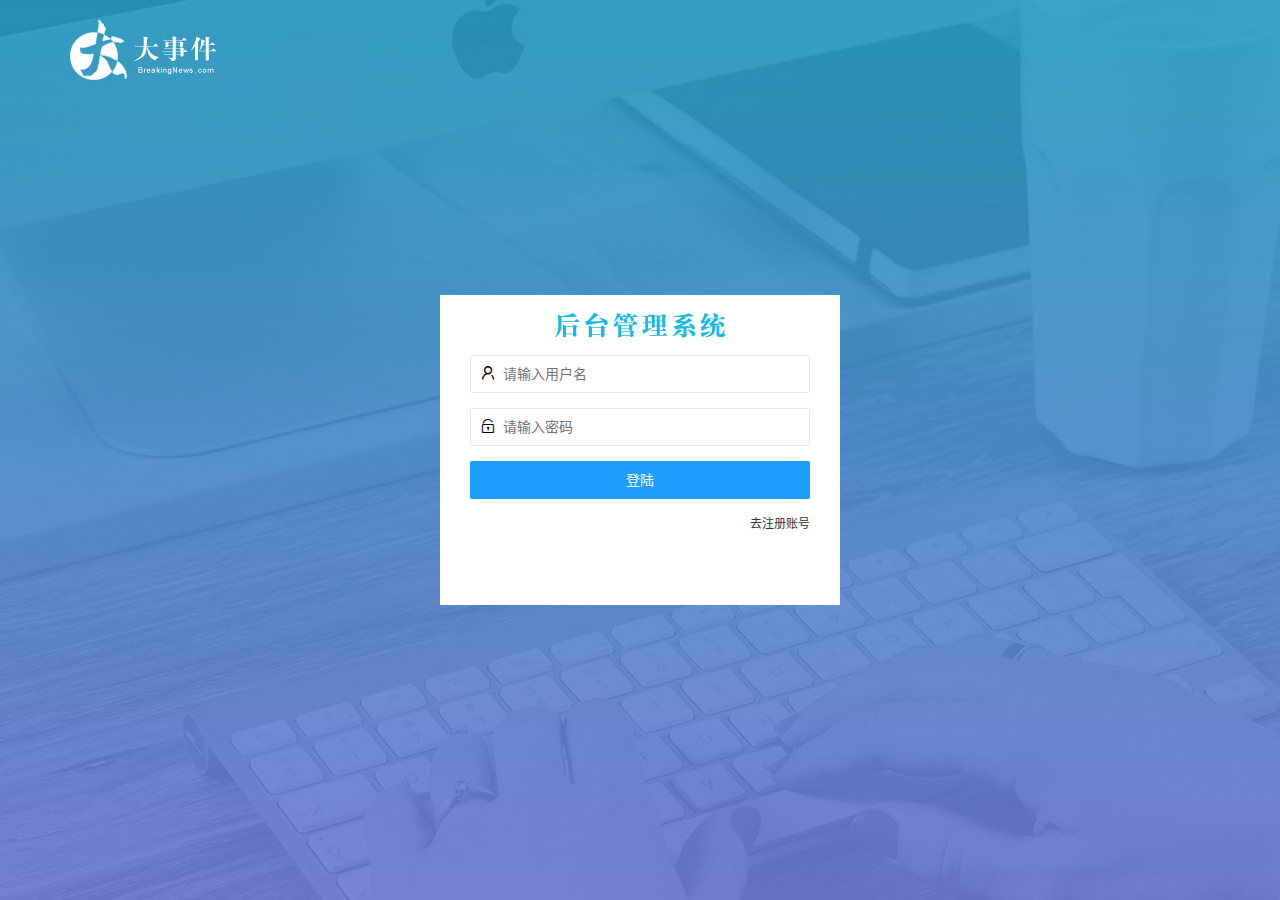
<file: login.html>
<!DOCTYPE html>
<html lang="zh-CN">

<head>
    <meta charset="UTF-8">
    <meta name="viewport" content="width=device-width, initial-scale=1.0">
    <meta http-equiv="X-UA-Compatible" content="ie=edge">
    <link rel="stylesheet" href="./assets/lib/layui/css/layui.css">
    <link rel="stylesheet" href="./assets/css/login.css">
    <title>Document</title>
</head>

<body>
    <!-- logo部分 -->
    <div class="layui-main">
        <img src="./assets/images/logo.png" alt="logo" class="logoing">
    </div>
    <!-- 登陆注册区域 -->
    <div class="loginAndRegBox">
        <div class="title-box"></div>
        <!-- 登陆的div -->
        <div class="login-box">
            <form class="layui-form" id="login_reg">
                <div class="layui-form-item">
                    <i class="layui-icon layui-icon-username"></i>
                    <!-- 用户名表单 -->
                    <input type="text" name="username" required lay-verify="required" placeholder="请输入用户名" autocomplete="off" class="layui-input">
                </div>
                <div class="layui-form-item">
                    <i class="layui-icon layui-icon-password"></i>
                    <!-- 输入密码表单 -->
                    <input type="password" name="password" required placeholder="请输入密码" autocomplete="off" class="layui-input" lay-verify="required|psd">
                </div>
                <div class="layui-form-item">
                    <!-- 登陆表单 -->
                    <button class="layui-btn layui-btn-normal layui-btn-fluid" lay-submit>登陆</button>
                </div>
                <!-- 去注册链接 -->
                <div class="layui-form-item links">
                    <a href="javascript:;" id="link-login">去注册账号</a>
                </div>
            </form>
        </div>
        <!-- 注册的div -->
        <div class="reg-box">
            <form class="layui-form" id="form_reg">
                <div class="layui-form-item">
                    <i class="layui-icon layui-icon-username"></i>
                    <!-- 用户名表单 -->
                    <input type="text" name="username" required lay-verify="required" placeholder="请输入用户名" autocomplete="off" class="layui-input">
                </div>
                <div class="layui-form-item">
                    <i class="layui-icon layui-icon-password"></i>
                    <!-- 输入密码表单 -->
                    <input type="password" name="password" required lay-verify="required|psd" placeholder="请输入密码" autocomplete="off" class="layui-input" id="psd">
                </div>
                <div class="layui-form-item">
                    <i class="layui-icon layui-icon-password"></i>
                    <!-- 再次输入密码表单 -->
                    <input type="password" name="repassword" required lay-verify="required|psd|repsd" placeholder="再次确认密码" autocomplete="off" class="layui-input">
                </div>
                <div class="layui-form-item">
                    <!-- 注册表单 -->
                    <button class="layui-btn layui-btn-normal layui-btn-fluid" lay-submit>注册</button>
                </div>
                <!-- 去注册链接 -->
                <div class="layui-form-item links">
                    <a href="javascript:;" id="link-reg">去登陆</a>
                </div>
            </form>

        </div>
    </div>
</body>
<script src="./assets/lib/layui/layui.all.js"></script>
<script src="./assets/lib/jquery.js"></script>
<script src="./assets/js/baseAPI.js"></script>
<script src="./assets/js/login.js"></script>

</html>
</file>
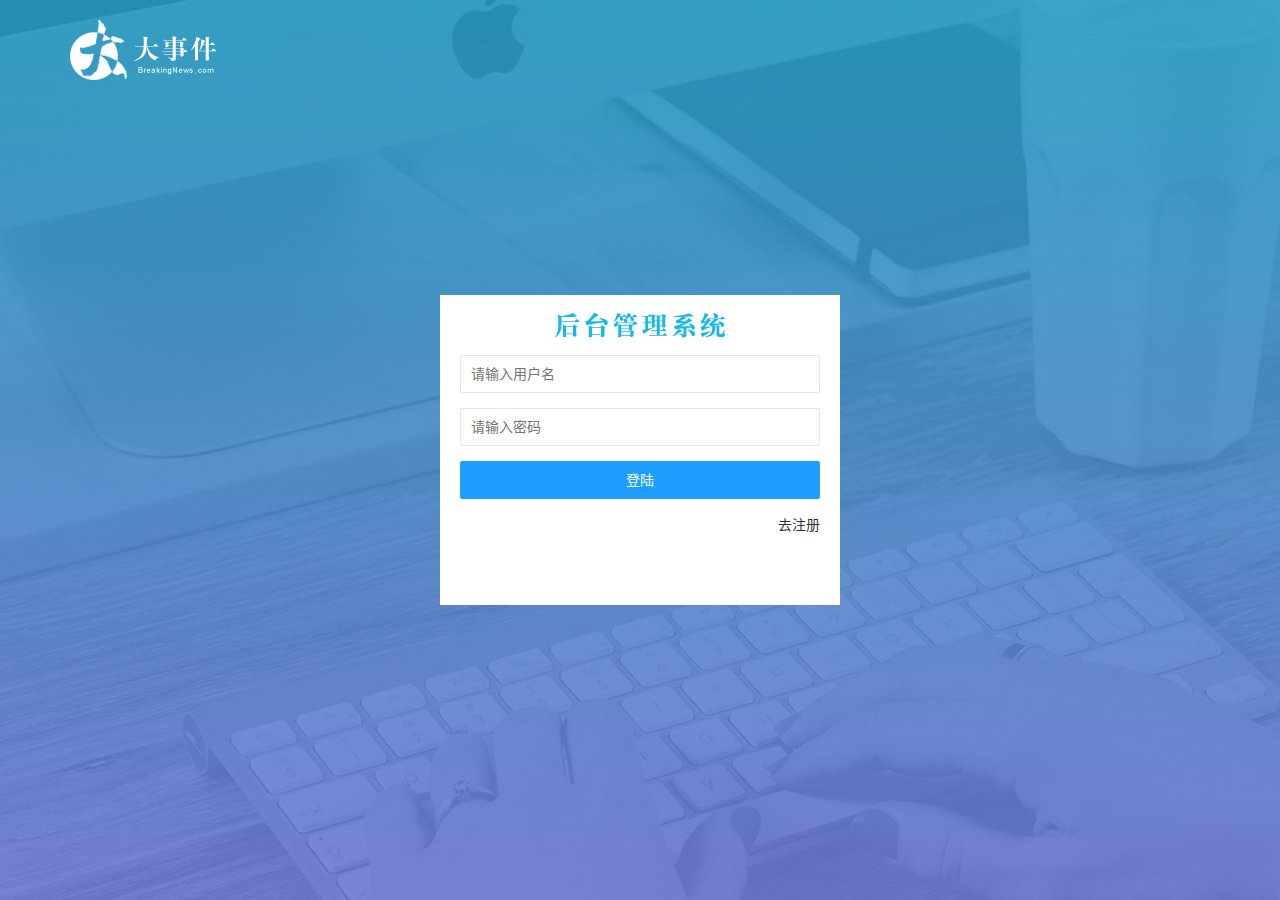
<file: bigEvent/login.html>
<!DOCTYPE html>
<html lang="zh-CN">

<head>
    <meta charset="UTF-8">
    <meta name="viewport" content="width=device-width, initial-scale=1.0">
    <meta http-equiv="X-UA-Compatible" content="ie=edge">
    <link rel="stylesheet" href="./assets/lib/layui/css/layui.css">
    <link rel="stylesheet" href="./assets/css/login.css">
    <title>Document</title>
</head>

<body>
    <!-- logo部分 -->
    <div class="logo layui-main">
        <img src="./assets/images/logo.png" alt="">
    </div>
    <!-- 登陆部分 -->
    <div class="regLoginBox">
        <div class="title_box"></div>
        <!-- 登陆部分 -->
        <div class="login_box">
            <form class="layui-form" id="login_form">
                <div class="layui-form-item">
                    <input type="text" name="username" required lay-verify="required" placeholder="请输入用户名" autocomplete="off" class="layui-input">
                </div>
                <div class="layui-form-item">
                    <input type="password" name="password" required lay-verify="required|pass" placeholder="请输入密码" autocomplete="off" class="layui-input">
                </div>
                <div class="layui-form-item">
                    <button class="layui-btn layui-btn-normal layui-btn-fluid" lay-submit>登陆</button>
                </div>
                <div class="layui-form-item">
                    <a href="javascript:;" class="login_link">去注册</a>
                </div>
            </form>
        </div>
        <!-- 注册部分 -->
        <div class="reg_box">
            <form class="layui-form" id="reg_form">
                <div class="layui-form-item">
                    <input type="text" name="username" required lay-verify="required" placeholder="请输入用户名" autocomplete="off" class="layui-input">
                </div>
                <div class="layui-form-item">
                    <input type="password" name="password" required lay-verify="required|pass" placeholder="请输入密码" autocomplete="off" class="layui-input">
                </div>
                <div class="layui-form-item">
                    <input type="password" name="repassword" required lay-verify="required|pass|repass" placeholder="再次输入密码" autocomplete="off" class="layui-input">
                </div>
                <div class="layui-form-item">
                    <button class="layui-btn layui-btn-normal layui-btn-fluid" lay-submit>注册</button>
                </div>
                <div class="layui-form-item">
                    <a href="javascript:;" class="reg_link">去登陆</a>
                </div>
            </form>
        </div>
    </div>
</body>
<script src="./assets/lib/jquery.js"></script>
<script src="./assets/lib/layui/layui.all.js"></script>
<script src="./assets/js/baseAPI.js"></script>
<script src="./assets/js/login.js"></script>

</html>
</file>
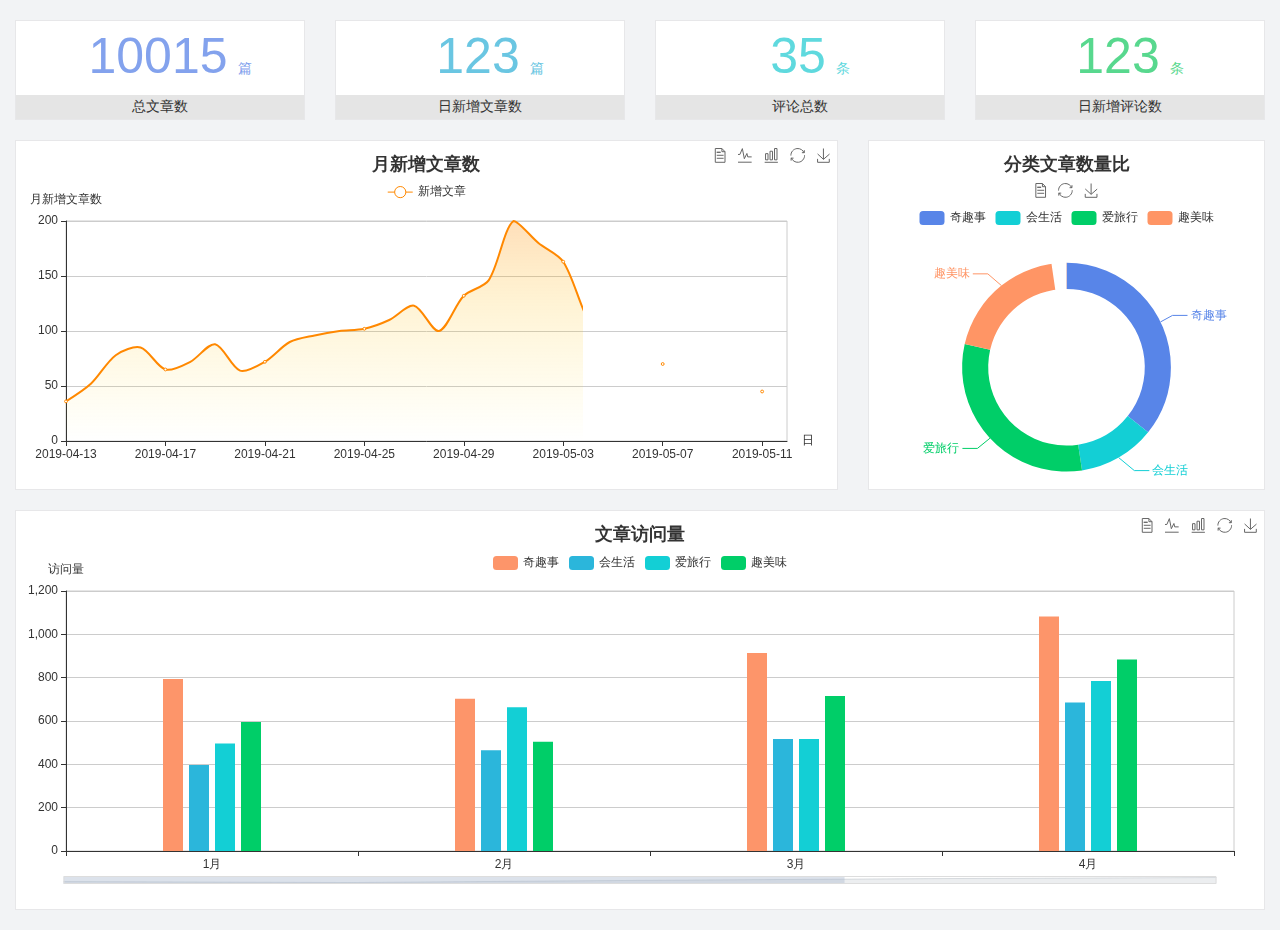
<file: home/dashboard.html>
<!DOCTYPE html>
<html lang="en">

<head>
  <meta charset="UTF-8">
  <meta name="viewport" content="width=device-width, initial-scale=1.0">
  <meta http-equiv="X-UA-Compatible" content="ie=edge">
  <title>图表统计</title>
  <link rel="stylesheet" href="../../assets/lib/bootstrap.css" />
  <link rel="stylesheet" href="../../assets/lib/main.css" />
  <script src="../../assets/lib/jquery.js"></script>
  <script type="text/javascript" src="../../assets/lib/echarts.min.js"></script>
</head>

<body>
  <div class="container-fluid">
    <div class="row spannel_list">
      <div class="col-sm-3 col-xs-6">
        <div class="spannel">
          <em>10015</em><span>篇</span>
          <b>总文章数</b>
        </div>
      </div>
      <div class="col-sm-3 col-xs-6">
        <div class="spannel scolor01">
          <em>123</em><span>篇</span>
          <b>日新增文章数</b>
        </div>
      </div>
      <div class="col-sm-3 col-xs-6">
        <div class="spannel scolor02">
          <em>35</em><span>条</span>
          <b>评论总数</b>
        </div>
      </div>
      <div class="col-sm-3 col-xs-6">
        <div class="spannel scolor03">
          <em>123</em><span>条</span>
          <b>日新增评论数</b>
        </div>
      </div>
    </div>
  </div>

  <div class="container-fluid">
    <div class="row curve-pie">
      <div class="col-lg-8 col-md-8">
        <div class="gragh_pannel" id="curve_show"></div>
      </div>
      <div class="col-lg-4 col-md-4">
        <div class="gragh_pannel" id="pie_show"></div>
      </div>
    </div>
  </div>

  <div class="container-fluid">
    <div class="column_pannel" id="column_show"></div>
  </div>

  <script>
    var oChart = echarts.init(document.getElementById('curve_show'));
    var aList_all = [
      { 'count': 36, 'date': '2019-04-13' },
      { 'count': 52, 'date': '2019-04-14' },
      { 'count': 78, 'date': '2019-04-15' },
      { 'count': 85, 'date': '2019-04-16' },
      { 'count': 65, 'date': '2019-04-17' },
      { 'count': 72, 'date': '2019-04-18' },
      { 'count': 88, 'date': '2019-04-19' },
      { 'count': 64, 'date': '2019-04-20' },
      { 'count': 72, 'date': '2019-04-21' },
      { 'count': 90, 'date': '2019-04-22' },
      { 'count': 96, 'date': '2019-04-23' },
      { 'count': 100, 'date': '2019-04-24' },
      { 'count': 102, 'date': '2019-04-25' },
      { 'count': 110, 'date': '2019-04-26' },
      { 'count': 123, 'date': '2019-04-27' },
      { 'count': 100, 'date': '2019-04-28' },
      { 'count': 132, 'date': '2019-04-29' },
      { 'count': 146, 'date': '2019-04-30' },
      { 'count': 200, 'date': '2019-05-01' },
      { 'count': 180, 'date': '2019-05-02' },
      { 'count': 163, 'date': '2019-05-03' },
      { 'count': 110, 'date': '2019-05-04' },
      { 'count': 80, 'date': '2019-05-05' },
      { 'count': 82, 'date': '2019-05-06' },
      { 'count': 70, 'date': '2019-05-07' },
      { 'count': 65, 'date': '2019-05-08' },
      { 'count': 54, 'date': '2019-05-09' },
      { 'count': 40, 'date': '2019-05-10' },
      { 'count': 45, 'date': '2019-05-11' },
      { 'count': 38, 'date': '2019-05-12' },
    ];

    let aCount = [];
    let aDate = [];

    for (var i = 0; i < aList_all.length; i++) {
      aCount.push(aList_all[i].count);
      aDate.push(aList_all[i].date);
    }

    var chartopt = {
      title: {
        text: '月新增文章数',
        left: 'center',
        top: '10'
      },
      tooltip: {
        trigger: 'axis'
      },
      legend: {
        data: ['新增文章'],
        top: '40'
      },
      toolbox: {
        show: true,
        feature: {
          mark: { show: true },
          dataView: { show: true, readOnly: false },
          magicType: { show: true, type: ['line', 'bar'] },
          restore: { show: true },
          saveAsImage: { show: true }
        }
      },
      calculable: true,
      xAxis: [
        {
          name: '日',
          type: 'category',
          boundaryGap: false,
          data: aDate
        }
      ],
      yAxis: [
        {
          name: '月新增文章数',
          type: 'value'
        }
      ],
      series: [
        {
          name: '新增文章',
          type: 'line',
          smooth: true,
          itemStyle: { normal: { areaStyle: { type: 'default' }, color: '#f80' }, lineStyle: { color: '#f80' } },
          data: aCount
        }],
      areaStyle: {
        normal: {
          color: new echarts.graphic.LinearGradient(0, 0, 0, 1, [{
            offset: 0,
            color: 'rgba(255,136,0,0.39)'
          }, {
            offset: .34,
            color: 'rgba(255,180,0,0.25)'
          }, {
            offset: 1,
            color: 'rgba(255,222,0,0.00)'
          }])

        }
      },
      grid: {
        show: true,
        x: 50,
        x2: 50,
        y: 80,
        height: 220
      }
    };

    oChart.setOption(chartopt);


    var oPie = echarts.init(document.getElementById('pie_show'));
    var oPieopt =
    {
      title: {
        top: 10,
        text: '分类文章数量比',
        x: 'center'
      },
      tooltip: {
        trigger: 'item',
        formatter: "{a} <br/>{b} : {c} ({d}%)"
      },
      color: ['#5885e8', '#13cfd5', '#00ce68', '#ff9565'],
      legend: {
        x: 'center',
        top: 65,
        data: ['奇趣事', '会生活', '爱旅行', '趣美味']
      },
      toolbox: {
        show: true,
        x: 'center',
        top: 35,
        feature: {
          mark: { show: true },
          dataView: { show: true, readOnly: false },
          magicType: {
            show: true,
            type: ['pie', 'funnel'],
            option: {
              funnel: {
                x: '25%',
                width: '50%',
                funnelAlign: 'left',
                max: 1548
              }
            }
          },
          restore: { show: true },
          saveAsImage: { show: true }
        }
      },
      calculable: true,
      series: [
        {
          name: '访问来源',
          type: 'pie',
          radius: ['45%', '60%'],
          center: ['50%', '65%'],
          data: [
            { value: 300, name: '奇趣事' },
            { value: 100, name: '会生活' },
            { value: 260, name: '爱旅行' },
            { value: 180, name: '趣美味' }
          ]
        }
      ]
    };
    oPie.setOption(oPieopt);



    var oColumn = this.echarts.init(document.getElementById('column_show'));
    var oColumnopt =
    {
      title: {
        text: '文章访问量',
        left: 'center',
        top: '10'
      },
      tooltip: {
        trigger: 'axis'
      },
      legend: {
        data: ['奇趣事', '会生活', '爱旅行', '趣美味'],
        top: '40'
      },
      toolbox: {
        show: true,
        feature: {
          mark: { show: true },
          dataView: { show: true, readOnly: false },
          magicType: { show: true, type: ['line', 'bar'] },
          restore: { show: true },
          saveAsImage: { show: true }
        }
      },
      calculable: true,
      xAxis: [
        {
          type: 'category',
          data: ['1月', '2月', '3月', '4月', '5月']
        }
      ],
      yAxis: [
        {
          name: '访问量',
          type: 'value'
        }
      ],
      series: [
        {
          name: '奇趣事',
          type: 'bar',
          barWidth: 20,
          itemStyle: {
            normal: { areaStyle: { type: 'default' }, color: '#fd956a' }
          },
          data: [800, 708, 920, 1090, 1200]
        },
        {
          name: '会生活',
          type: 'bar',
          barWidth: 20,
          itemStyle: {
            normal: { areaStyle: { type: 'default' }, color: '#2bb6db' }
          },
          data: [400, 468, 520, 690, 800]
        },
        {
          name: '爱旅行',
          type: 'bar',
          barWidth: 20,
          itemStyle: {
            normal: { areaStyle: { type: 'default' }, color: '#13cfd5' }
          },
          data: [500, 668, 520, 790, 900]
        },
        {
          name: '趣美味',
          type: 'bar',
          barWidth: 20,
          itemStyle: {
            normal: { areaStyle: { type: 'default' }, color: '#00ce68' }
          },
          data: [600, 508, 720, 890, 1000]
        }
      ],
      grid: {
        show: true,
        x: 50,
        x2: 30,
        y: 80,
        height: 260
      },
      dataZoom: [//给x轴设置滚动条
        {
          start: 0,//默认为0
          end: 100 - 1000 / 31,//默认为100
          type: 'slider',
          show: true,
          xAxisIndex: [0],
          handleSize: 0,//滑动条的 左右2个滑动条的大小
          height: 8,//组件高度
          left: 45, //左边的距离
          right: 50,//右边的距离
          bottom: 26,//右边的距离
          handleColor: '#ddd',//h滑动图标的颜色
          handleStyle: {
            borderColor: "#cacaca",
            borderWidth: "1",
            shadowBlur: 2,
            background: "#ddd",
            shadowColor: "#ddd",
          }
        }]
    };
    oColumn.setOption(oColumnopt);
  </script>
</body>

</html>
</file>
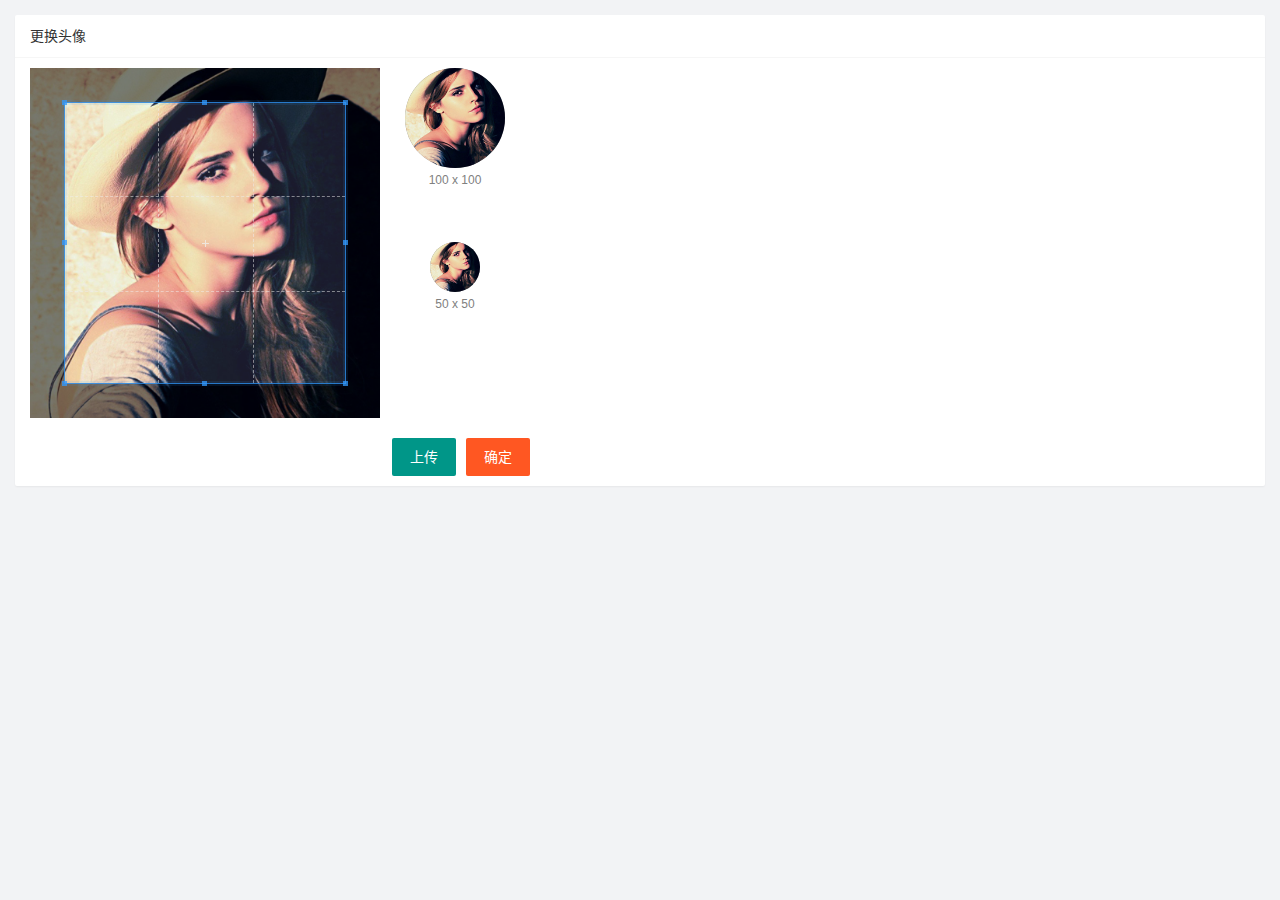
<file: user/user_avatar.html>
<!DOCTYPE html>
<html lang="zh-CN">

<head>
    <meta charset="UTF-8">
    <meta name="viewport" content="width=device-width, initial-scale=1.0">
    <meta http-equiv="X-UA-Compatible" content="ie=edge">
    <link rel="stylesheet" href="../assets/lib/layui/css/layui.css">
    <link rel="stylesheet" href="../assets/lib/cropper/cropper.css">
    <link rel="stylesheet" href="../assets/css/user/user_avatar.css">
    <title>更换头像</title>
</head>

<body>
    <div class="layui-card">
        <div class="layui-card-header">更换头像</div>
        <div class="layui-card-body">
            <!-- 第一行的图片裁剪和预览区域 -->
            <div class="row1">
                <!-- 图片裁剪区域 -->
                <div class="cropper-box">
                    <!-- 这个 img 标签很重要，将来会把它初始化为裁剪区域 -->
                    <img id="image" src="/assets/images/sample.jpg" />
                </div>
                <!-- 图片的预览区域 -->
                <div class="preview-box">
                    <div>
                        <!-- 宽高为 100px 的预览区域 -->
                        <div class="img-preview w100"></div>
                        <p class="size">100 x 100</p>
                    </div>
                    <div>
                        <!-- 宽高为 50px 的预览区域 -->
                        <div class="img-preview w50"></div>
                        <p class="size">50 x 50</p>
                    </div>
                </div>
            </div>

            <!-- 第二行的按钮区域 -->
            <div class="row2">
                <!-- accept控制文件选择的类型 -->
                <input type="file" id="file" accept="image/png,image/jpeg">
                <button type="button" class="layui-btn" id="btnChooseImg">上传</button>
                <button type="button" class="layui-btn layui-btn-danger" id="btnUpload">确定</button>
            </div>
        </div>
    </div>
</body>
<script src="../assets/lib/jquery.js"></script>
<script src="../assets/lib/cropper/Cropper.js"></script>
<script src="../assets/lib/cropper/jquery-cropper.js"></script>
<script src="../assets/lib/layui/layui.all.js"></script>
<script src="../assets/js/baseAPI.js"></script>
<script src="../assets/js/user/user_avatar.js"></script>

</html>
</file>
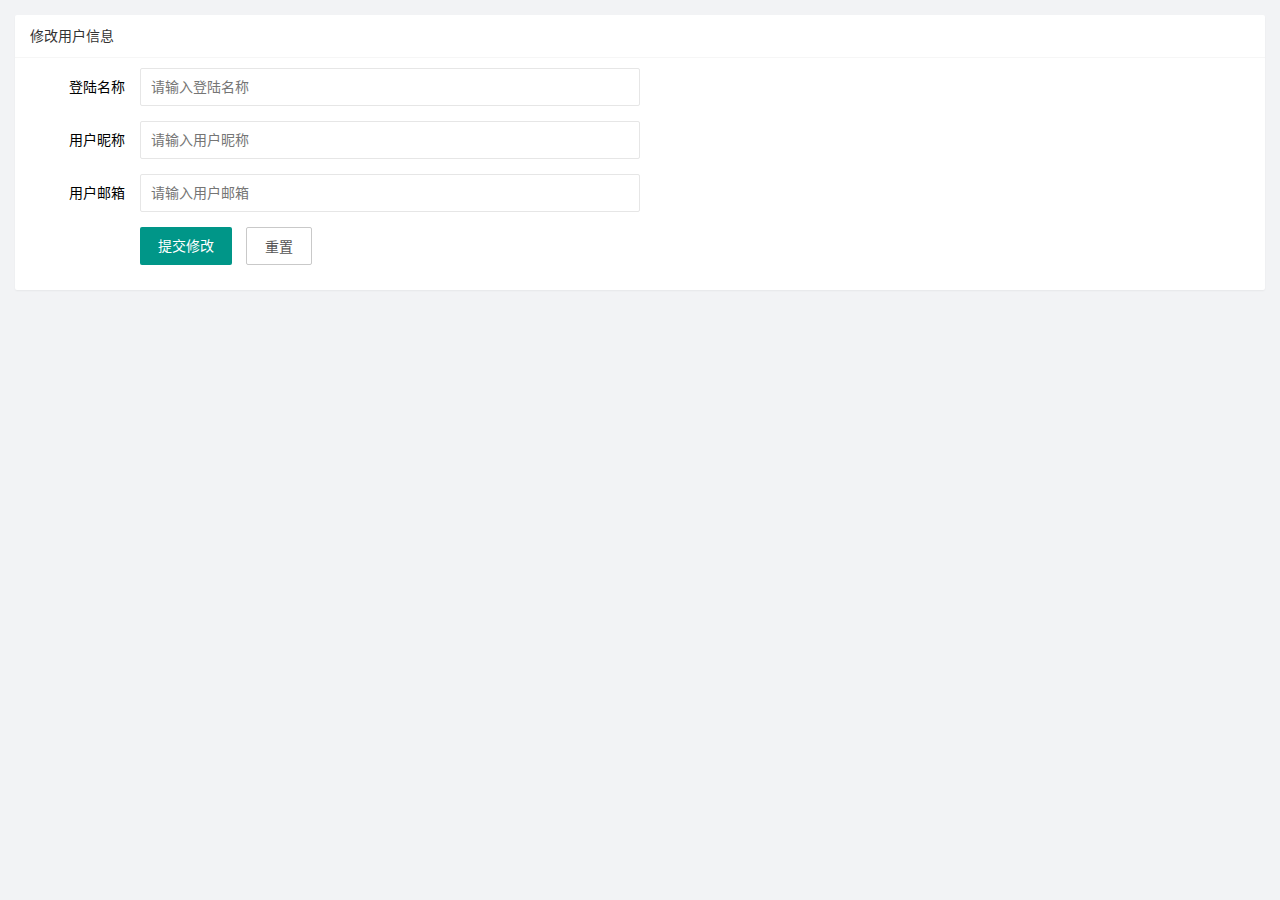
<file: user/user_info.html>
<!DOCTYPE html>
<html lang="zh-CN">

<head>
    <meta charset="UTF-8">
    <meta name="viewport" content="width=device-width, initial-scale=1.0">
    <meta http-equiv="X-UA-Compatible" content="ie=edge">
    <link rel="stylesheet" href="../assets/lib/layui/css/layui.css">
    <link rel="stylesheet" href="../assets/css/user/user_info.css">
    <title>Document</title>
</head>

<body>
    <div class="layui-card">
        <div class="layui-card-header">修改用户信息</div>
        <div class="layui-card-body">
            <form class="layui-form" lay-filter="formUserInfo" id="changeUserInfo">
                <!-- 增加隐藏表单，为了获取input中name id属性，这样
                $(this).serialize()就能获取id -->
                <input type="hidden" name="id">
                <div class="layui-form-item">
                    <label class="layui-form-label">登陆名称</label>
                    <div class="layui-input-block">
                        <input type="text" name="username" required lay-verify="required" placeholder="请输入登陆名称" autocomplete="off" class="layui-input" readonly>
                    </div>
                </div>
                <div class="layui-form-item">
                    <label class="layui-form-label">用户昵称</label>
                    <div class="layui-input-block">
                        <input type="text" name="nickname" required lay-verify="required|nickname" placeholder="请输入用户昵称" autocomplete="off" class="layui-input">
                    </div>
                </div>
                <div class="layui-form-item">
                    <label class="layui-form-label">用户邮箱</label>
                    <div class="layui-input-block">
                        <input type="text" name="email" required lay-verify="required|email" placeholder="请输入用户邮箱" autocomplete="off" class="layui-input">
                    </div>
                </div>
                <div class="layui-form-item">
                    <div class="layui-input-block">
                        <button class="layui-btn" lay-submit lay-filter="formDemo">提交修改</button>
                        <button type="reset" class="layui-btn layui-btn-primary" id="resetBtn">重置</button>
                    </div>
                </div>
            </form>
        </div>
    </div>
    <script src="../assets/lib/layui/layui.all.js"></script>
    <script src="../assets/lib/jquery.js"></script>
    <script src="../assets/js/baseAPI.js"></script>
    <script src="../assets/js/user/user_info.js"></script>
</body>

</html>
</file>
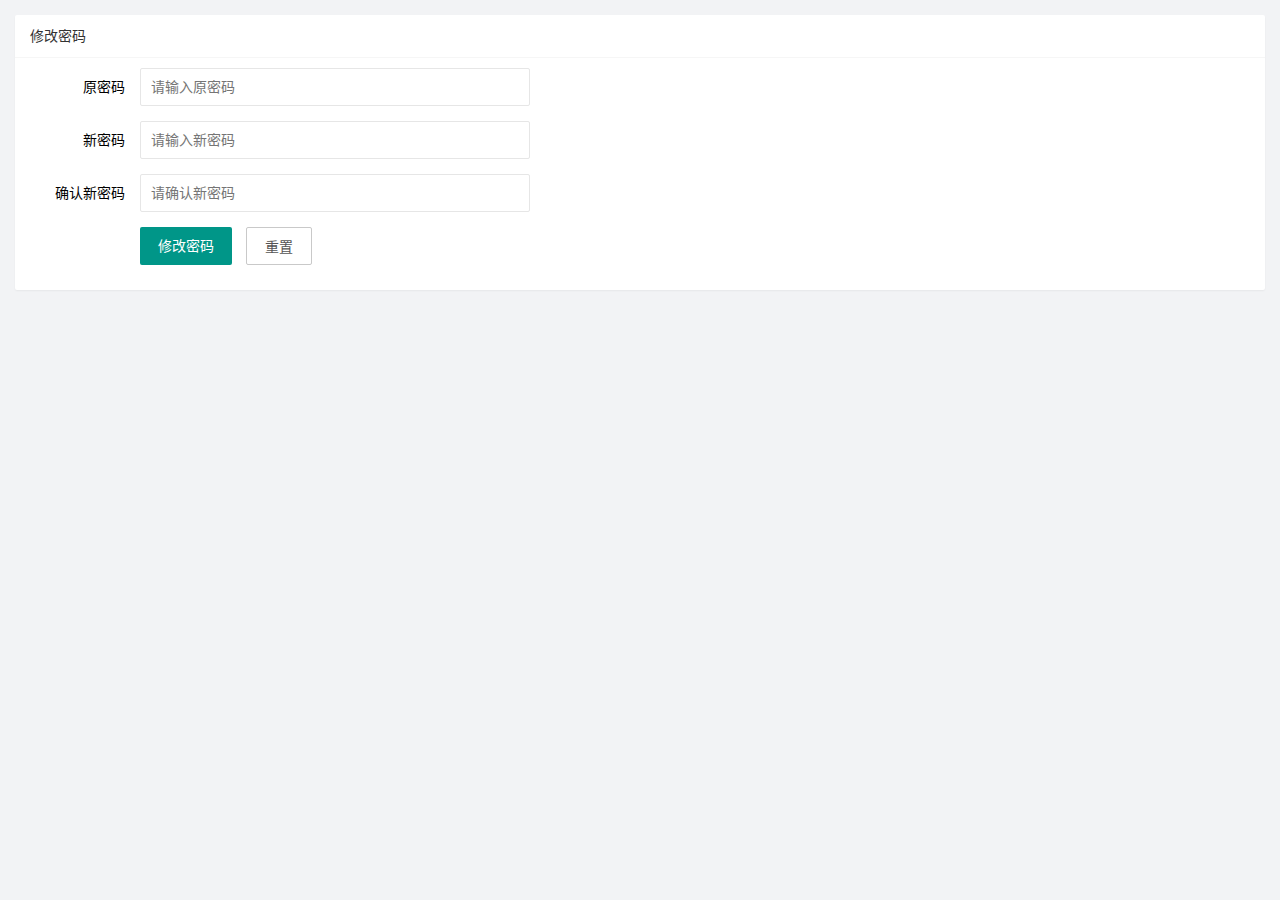
<file: user/user_pwd.html>
<!DOCTYPE html>
<html lang="zh-CN">

<head>
    <meta charset="UTF-8">
    <meta name="viewport" content="width=device-width, initial-scale=1.0">
    <meta http-equiv="X-UA-Compatible" content="ie=edge">
    <link rel="stylesheet" href="../assets/lib/layui/css/layui.css">
    <link rel="stylesheet" href="../assets/css/user/user_pwd.css">
    <title>重置密码</title>
</head>

<body>
    <div class="layui-card">
        <div class="layui-card-header">修改密码</div>
        <div class="layui-card-body">
            <form class="layui-form">
                <div class="layui-form-item">
                    <label class="layui-form-label">原密码</label>
                    <div class="layui-input-block">
                        <input type="password" name="oldPwd" required lay-verify="required|pwd" placeholder="请输入原密码" autocomplete="off" class="layui-input">
                    </div>
                </div>
            </form>
            <form class="layui-form">
                <div class="layui-form-item">
                    <label class="layui-form-label">新密码</label>
                    <div class="layui-input-block">
                        <input type="password" name="newPwd" required lay-verify="required|pwd|samePwd" placeholder="请输入新密码" autocomplete="off" class="layui-input">
                    </div>
                </div>
            </form>
            <form class="layui-form">
                <div class="layui-form-item">
                    <label class="layui-form-label">确认新密码</label>
                    <div class="layui-input-block">
                        <input type="password" name="repwd" required lay-verify="required|pwd|rePwd" placeholder="请确认新密码" autocomplete="off" class="layui-input">
                    </div>
                </div>
                <div class="layui-form-item">
                    <div class="layui-input-block">
                        <button class="layui-btn" lay-submit lay-filter="formDemo">修改密码</button>
                        <button type="reset" class="layui-btn layui-btn-primary">重置</button>
                    </div>
                </div>
            </form>
        </div>
    </div>
</body>
<script src="../assets/lib/layui/layui.all.js"></script>
<script src="../assets/lib/jquery.js"></script>
<script src="../assets/js/baseAPI.js"></script>
<script src="../assets/js/user/user_pwd.js"></script>

</html>
</file>
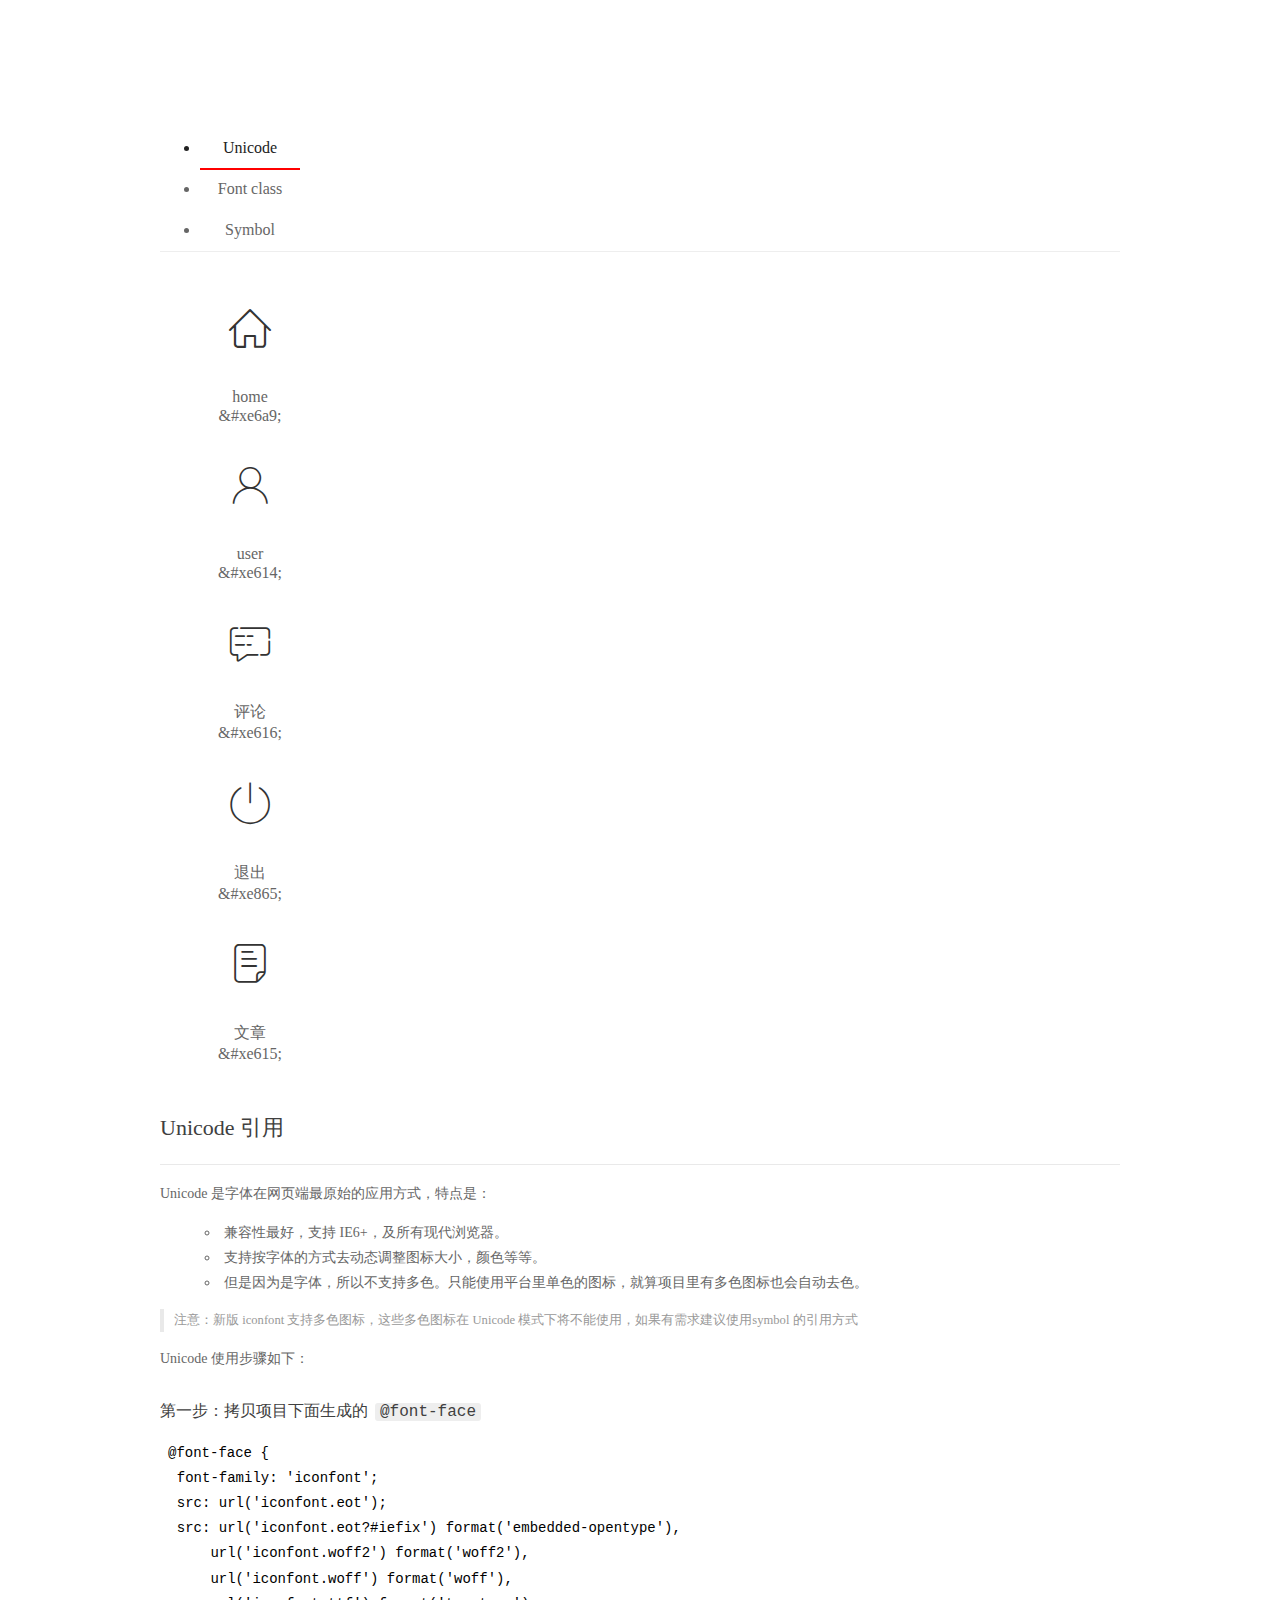
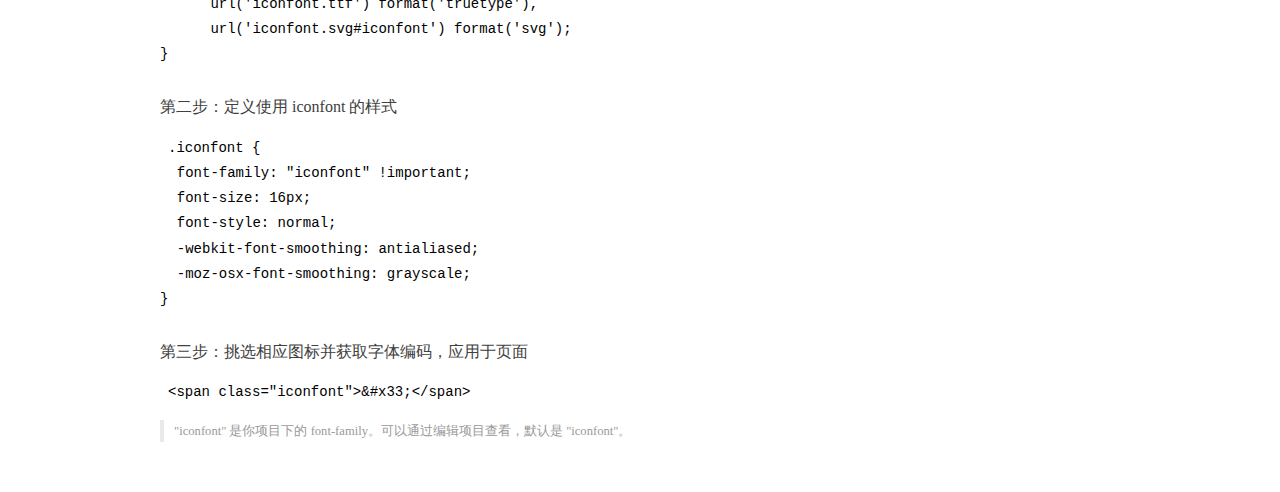
<file: assets/fonts/demo_index.html>
<!DOCTYPE html>
<html>
<head>
  <meta charset="utf-8"/>
  <title>IconFont Demo</title>
  <link rel="shortcut icon" href="https://gtms04.alicdn.com/tps/i4/TB1_oz6GVXXXXaFXpXXJDFnIXXX-64-64.ico" type="image/x-icon"/>
  <link rel="stylesheet" href="https://g.alicdn.com/thx/cube/1.3.2/cube.min.css">
  <link rel="stylesheet" href="demo.css">
  <link rel="stylesheet" href="iconfont.css">
  <script src="iconfont.js"></script>
  <!-- jQuery -->
  <script src="https://a1.alicdn.com/oss/uploads/2018/12/26/7bfddb60-08e8-11e9-9b04-53e73bb6408b.js"></script>
  <!-- 代码高亮 -->
  <script src="https://a1.alicdn.com/oss/uploads/2018/12/26/a3f714d0-08e6-11e9-8a15-ebf944d7534c.js"></script>
</head>
<body>
  <div class="main">
    <h1 class="logo"><a href="https://www.iconfont.cn/" title="iconfont 首页" target="_blank">&#xe86b;</a></h1>
    <div class="nav-tabs">
      <ul id="tabs" class="dib-box">
        <li class="dib active"><span>Unicode</span></li>
        <li class="dib"><span>Font class</span></li>
        <li class="dib"><span>Symbol</span></li>
      </ul>
      
    </div>
    <div class="tab-container">
      <div class="content unicode" style="display: block;">
          <ul class="icon_lists dib-box">
          
            <li class="dib">
              <span class="icon iconfont">&#xe6a9;</span>
                <div class="name">home</div>
                <div class="code-name">&amp;#xe6a9;</div>
              </li>
          
            <li class="dib">
              <span class="icon iconfont">&#xe614;</span>
                <div class="name">user</div>
                <div class="code-name">&amp;#xe614;</div>
              </li>
          
            <li class="dib">
              <span class="icon iconfont">&#xe616;</span>
                <div class="name">评论</div>
                <div class="code-name">&amp;#xe616;</div>
              </li>
          
            <li class="dib">
              <span class="icon iconfont">&#xe865;</span>
                <div class="name">退出</div>
                <div class="code-name">&amp;#xe865;</div>
              </li>
          
            <li class="dib">
              <span class="icon iconfont">&#xe615;</span>
                <div class="name">文章</div>
                <div class="code-name">&amp;#xe615;</div>
              </li>
          
          </ul>
          <div class="article markdown">
          <h2 id="unicode-">Unicode 引用</h2>
          <hr>

          <p>Unicode 是字体在网页端最原始的应用方式，特点是：</p>
          <ul>
            <li>兼容性最好，支持 IE6+，及所有现代浏览器。</li>
            <li>支持按字体的方式去动态调整图标大小，颜色等等。</li>
            <li>但是因为是字体，所以不支持多色。只能使用平台里单色的图标，就算项目里有多色图标也会自动去色。</li>
          </ul>
          <blockquote>
            <p>注意：新版 iconfont 支持多色图标，这些多色图标在 Unicode 模式下将不能使用，如果有需求建议使用symbol 的引用方式</p>
          </blockquote>
          <p>Unicode 使用步骤如下：</p>
          <h3 id="-font-face">第一步：拷贝项目下面生成的 <code>@font-face</code></h3>
<pre><code class="language-css"
>@font-face {
  font-family: 'iconfont';
  src: url('iconfont.eot');
  src: url('iconfont.eot?#iefix') format('embedded-opentype'),
      url('iconfont.woff2') format('woff2'),
      url('iconfont.woff') format('woff'),
      url('iconfont.ttf') format('truetype'),
      url('iconfont.svg#iconfont') format('svg');
}
</code></pre>
          <h3 id="-iconfont-">第二步：定义使用 iconfont 的样式</h3>
<pre><code class="language-css"
>.iconfont {
  font-family: "iconfont" !important;
  font-size: 16px;
  font-style: normal;
  -webkit-font-smoothing: antialiased;
  -moz-osx-font-smoothing: grayscale;
}
</code></pre>
          <h3 id="-">第三步：挑选相应图标并获取字体编码，应用于页面</h3>
<pre>
<code class="language-html"
>&lt;span class="iconfont"&gt;&amp;#x33;&lt;/span&gt;
</code></pre>
          <blockquote>
            <p>"iconfont" 是你项目下的 font-family。可以通过编辑项目查看，默认是 "iconfont"。</p>
          </blockquote>
          </div>
      </div>
      <div class="content font-class">
        <ul class="icon_lists dib-box">
          
          <li class="dib">
            <span class="icon iconfont icon-home"></span>
            <div class="name">
              home
            </div>
            <div class="code-name">.icon-home
            </div>
          </li>
          
          <li class="dib">
            <span class="icon iconfont icon-user"></span>
            <div class="name">
              user
            </div>
            <div class="code-name">.icon-user
            </div>
          </li>
          
          <li class="dib">
            <span class="icon iconfont icon-pinglun"></span>
            <div class="name">
              评论
            </div>
            <div class="code-name">.icon-pinglun
            </div>
          </li>
          
          <li class="dib">
            <span class="icon iconfont icon-tuichu"></span>
            <div class="name">
              退出
            </div>
            <div class="code-name">.icon-tuichu
            </div>
          </li>
          
          <li class="dib">
            <span class="icon iconfont icon-16"></span>
            <div class="name">
              文章
            </div>
            <div class="code-name">.icon-16
            </div>
          </li>
          
        </ul>
        <div class="article markdown">
        <h2 id="font-class-">font-class 引用</h2>
        <hr>

        <p>font-class 是 Unicode 使用方式的一种变种，主要是解决 Unicode 书写不直观，语意不明确的问题。</p>
        <p>与 Unicode 使用方式相比，具有如下特点：</p>
        <ul>
          <li>兼容性良好，支持 IE8+，及所有现代浏览器。</li>
          <li>相比于 Unicode 语意明确，书写更直观。可以很容易分辨这个 icon 是什么。</li>
          <li>因为使用 class 来定义图标，所以当要替换图标时，只需要修改 class 里面的 Unicode 引用。</li>
          <li>不过因为本质上还是使用的字体，所以多色图标还是不支持的。</li>
        </ul>
        <p>使用步骤如下：</p>
        <h3 id="-fontclass-">第一步：引入项目下面生成的 fontclass 代码：</h3>
<pre><code class="language-html">&lt;link rel="stylesheet" href="./iconfont.css"&gt;
</code></pre>
        <h3 id="-">第二步：挑选相应图标并获取类名，应用于页面：</h3>
<pre><code class="language-html">&lt;span class="iconfont icon-xxx"&gt;&lt;/span&gt;
</code></pre>
        <blockquote>
          <p>"
            iconfont" 是你项目下的 font-family。可以通过编辑项目查看，默认是 "iconfont"。</p>
        </blockquote>
      </div>
      </div>
      <div class="content symbol">
          <ul class="icon_lists dib-box">
          
            <li class="dib">
                <svg class="icon svg-icon" aria-hidden="true">
                  <use xlink:href="#icon-home"></use>
                </svg>
                <div class="name">home</div>
                <div class="code-name">#icon-home</div>
            </li>
          
            <li class="dib">
                <svg class="icon svg-icon" aria-hidden="true">
                  <use xlink:href="#icon-user"></use>
                </svg>
                <div class="name">user</div>
                <div class="code-name">#icon-user</div>
            </li>
          
            <li class="dib">
                <svg class="icon svg-icon" aria-hidden="true">
                  <use xlink:href="#icon-pinglun"></use>
                </svg>
                <div class="name">评论</div>
                <div class="code-name">#icon-pinglun</div>
            </li>
          
            <li class="dib">
                <svg class="icon svg-icon" aria-hidden="true">
                  <use xlink:href="#icon-tuichu"></use>
                </svg>
                <div class="name">退出</div>
                <div class="code-name">#icon-tuichu</div>
            </li>
          
            <li class="dib">
                <svg class="icon svg-icon" aria-hidden="true">
                  <use xlink:href="#icon-16"></use>
                </svg>
                <div class="name">文章</div>
                <div class="code-name">#icon-16</div>
            </li>
          
          </ul>
          <div class="article markdown">
          <h2 id="symbol-">Symbol 引用</h2>
          <hr>

          <p>这是一种全新的使用方式，应该说这才是未来的主流，也是平台目前推荐的用法。相关介绍可以参考这篇<a href="">文章</a>
            这种用法其实是做了一个 SVG 的集合，与另外两种相比具有如下特点：</p>
          <ul>
            <li>支持多色图标了，不再受单色限制。</li>
            <li>通过一些技巧，支持像字体那样，通过 <code>font-size</code>, <code>color</code> 来调整样式。</li>
            <li>兼容性较差，支持 IE9+，及现代浏览器。</li>
            <li>浏览器渲染 SVG 的性能一般，还不如 png。</li>
          </ul>
          <p>使用步骤如下：</p>
          <h3 id="-symbol-">第一步：引入项目下面生成的 symbol 代码：</h3>
<pre><code class="language-html">&lt;script src="./iconfont.js"&gt;&lt;/script&gt;
</code></pre>
          <h3 id="-css-">第二步：加入通用 CSS 代码（引入一次就行）：</h3>
<pre><code class="language-html">&lt;style&gt;
.icon {
  width: 1em;
  height: 1em;
  vertical-align: -0.15em;
  fill: currentColor;
  overflow: hidden;
}
&lt;/style&gt;
</code></pre>
          <h3 id="-">第三步：挑选相应图标并获取类名，应用于页面：</h3>
<pre><code class="language-html">&lt;svg class="icon" aria-hidden="true"&gt;
  &lt;use xlink:href="#icon-xxx"&gt;&lt;/use&gt;
&lt;/svg&gt;
</code></pre>
          </div>
      </div>

    </div>
  </div>
  <script>
  $(document).ready(function () {
      $('.tab-container .content:first').show()

      $('#tabs li').click(function (e) {
        var tabContent = $('.tab-container .content')
        var index = $(this).index()

        if ($(this).hasClass('active')) {
          return
        } else {
          $('#tabs li').removeClass('active')
          $(this).addClass('active')

          tabContent.hide().eq(index).fadeIn()
        }
      })
    })
  </script>
</body>
</html>
</file>
<file: assets/lib/layui/css/layui.css>
/** layui-v2.5.5 MIT License By https://www.layui.com */
 .layui-inline,img{display:inline-block;vertical-align:middle}h1,h2,h3,h4,h5,h6{font-weight:400}.layui-edge,.layui-header,.layui-inline,.layui-main{position:relative}.layui-body,.layui-edge,.layui-elip{overflow:hidden}.layui-btn,.layui-edge,.layui-inline,img{vertical-align:middle}.layui-btn,.layui-disabled,.layui-icon,.layui-unselect{-moz-user-select:none;-webkit-user-select:none;-ms-user-select:none}.layui-elip,.layui-form-checkbox span,.layui-form-pane .layui-form-label{text-overflow:ellipsis;white-space:nowrap}.layui-breadcrumb,.layui-tree-btnGroup{visibility:hidden}blockquote,body,button,dd,div,dl,dt,form,h1,h2,h3,h4,h5,h6,input,li,ol,p,pre,td,textarea,th,ul{margin:0;padding:0;-webkit-tap-highlight-color:rgba(0,0,0,0)}a:active,a:hover{outline:0}img{border:none}li{list-style:none}table{border-collapse:collapse;border-spacing:0}h4,h5,h6{font-size:100%}button,input,optgroup,option,select,textarea{font-family:inherit;font-size:inherit;font-style:inherit;font-weight:inherit;outline:0}pre{white-space:pre-wrap;white-space:-moz-pre-wrap;white-space:-pre-wrap;white-space:-o-pre-wrap;word-wrap:break-word}body{line-height:24px;font:14px Helvetica Neue,Helvetica,PingFang SC,Tahoma,Arial,sans-serif}hr{height:1px;margin:10px 0;border:0;clear:both}a{color:#333;text-decoration:none}a:hover{color:#777}a cite{font-style:normal;*cursor:pointer}.layui-border-box,.layui-border-box *{box-sizing:border-box}.layui-box,.layui-box *{box-sizing:content-box}.layui-clear{clear:both;*zoom:1}.layui-clear:after{content:'\20';clear:both;*zoom:1;display:block;height:0}.layui-inline{*display:inline;*zoom:1}.layui-edge{display:inline-block;width:0;height:0;border-width:6px;border-style:dashed;border-color:transparent}.layui-edge-top{top:-4px;border-bottom-color:#999;border-bottom-style:solid}.layui-edge-right{border-left-color:#999;border-left-style:solid}.layui-edge-bottom{top:2px;border-top-color:#999;border-top-style:solid}.layui-edge-left{border-right-color:#999;border-right-style:solid}.layui-disabled,.layui-disabled:hover{color:#d2d2d2!important;cursor:not-allowed!important}.layui-circle{border-radius:100%}.layui-show{display:block!important}.layui-hide{display:none!important}@font-face{font-family:layui-icon;src:url(../font/iconfont.eot?v=250);src:url(../font/iconfont.eot?v=250#iefix) format('embedded-opentype'),url(../font/iconfont.woff2?v=250) format('woff2'),url(../font/iconfont.woff?v=250) format('woff'),url(../font/iconfont.ttf?v=250) format('truetype'),url(../font/iconfont.svg?v=250#layui-icon) format('svg')}.layui-icon{font-family:layui-icon!important;font-size:16px;font-style:normal;-webkit-font-smoothing:antialiased;-moz-osx-font-smoothing:grayscale}.layui-icon-reply-fill:before{content:"\e611"}.layui-icon-set-fill:before{content:"\e614"}.layui-icon-menu-fill:before{content:"\e60f"}.layui-icon-search:before{content:"\e615"}.layui-icon-share:before{content:"\e641"}.layui-icon-set-sm:before{content:"\e620"}.layui-icon-engine:before{content:"\e628"}.layui-icon-close:before{content:"\1006"}.layui-icon-close-fill:before{content:"\1007"}.layui-icon-chart-screen:before{content:"\e629"}.layui-icon-star:before{content:"\e600"}.layui-icon-circle-dot:before{content:"\e617"}.layui-icon-chat:before{content:"\e606"}.layui-icon-release:before{content:"\e609"}.layui-icon-list:before{content:"\e60a"}.layui-icon-chart:before{content:"\e62c"}.layui-icon-ok-circle:before{content:"\1005"}.layui-icon-layim-theme:before{content:"\e61b"}.layui-icon-table:before{content:"\e62d"}.layui-icon-right:before{content:"\e602"}.layui-icon-left:before{content:"\e603"}.layui-icon-cart-simple:before{content:"\e698"}.layui-icon-face-cry:before{content:"\e69c"}.layui-icon-face-smile:before{content:"\e6af"}.layui-icon-survey:before{content:"\e6b2"}.layui-icon-tree:before{content:"\e62e"}.layui-icon-upload-circle:before{content:"\e62f"}.layui-icon-add-circle:before{content:"\e61f"}.layui-icon-download-circle:before{content:"\e601"}.layui-icon-templeate-1:before{content:"\e630"}.layui-icon-util:before{content:"\e631"}.layui-icon-face-surprised:before{content:"\e664"}.layui-icon-edit:before{content:"\e642"}.layui-icon-speaker:before{content:"\e645"}.layui-icon-down:before{content:"\e61a"}.layui-icon-file:before{content:"\e621"}.layui-icon-layouts:before{content:"\e632"}.layui-icon-rate-half:before{content:"\e6c9"}.layui-icon-add-circle-fine:before{content:"\e608"}.layui-icon-prev-circle:before{content:"\e633"}.layui-icon-read:before{content:"\e705"}.layui-icon-404:before{content:"\e61c"}.layui-icon-carousel:before{content:"\e634"}.layui-icon-help:before{content:"\e607"}.layui-icon-code-circle:before{content:"\e635"}.layui-icon-water:before{content:"\e636"}.layui-icon-username:before{content:"\e66f"}.layui-icon-find-fill:before{content:"\e670"}.layui-icon-about:before{content:"\e60b"}.layui-icon-location:before{content:"\e715"}.layui-icon-up:before{content:"\e619"}.layui-icon-pause:before{content:"\e651"}.layui-icon-date:before{content:"\e637"}.layui-icon-layim-uploadfile:before{content:"\e61d"}.layui-icon-delete:before{content:"\e640"}.layui-icon-play:before{content:"\e652"}.layui-icon-top:before{content:"\e604"}.layui-icon-friends:before{content:"\e612"}.layui-icon-refresh-3:before{content:"\e9aa"}.layui-icon-ok:before{content:"\e605"}.layui-icon-layer:before{content:"\e638"}.layui-icon-face-smile-fine:before{content:"\e60c"}.layui-icon-dollar:before{content:"\e659"}.layui-icon-group:before{content:"\e613"}.layui-icon-layim-download:before{content:"\e61e"}.layui-icon-picture-fine:before{content:"\e60d"}.layui-icon-link:before{content:"\e64c"}.layui-icon-diamond:before{content:"\e735"}.layui-icon-log:before{content:"\e60e"}.layui-icon-rate-solid:before{content:"\e67a"}.layui-icon-fonts-del:before{content:"\e64f"}.layui-icon-unlink:before{content:"\e64d"}.layui-icon-fonts-clear:before{content:"\e639"}.layui-icon-triangle-r:before{content:"\e623"}.layui-icon-circle:before{content:"\e63f"}.layui-icon-radio:before{content:"\e643"}.layui-icon-align-center:before{content:"\e647"}.layui-icon-align-right:before{content:"\e648"}.layui-icon-align-left:before{content:"\e649"}.layui-icon-loading-1:before{content:"\e63e"}.layui-icon-return:before{content:"\e65c"}.layui-icon-fonts-strong:before{content:"\e62b"}.layui-icon-upload:before{content:"\e67c"}.layui-icon-dialogue:before{content:"\e63a"}.layui-icon-video:before{content:"\e6ed"}.layui-icon-headset:before{content:"\e6fc"}.layui-icon-cellphone-fine:before{content:"\e63b"}.layui-icon-add-1:before{content:"\e654"}.layui-icon-face-smile-b:before{content:"\e650"}.layui-icon-fonts-html:before{content:"\e64b"}.layui-icon-form:before{content:"\e63c"}.layui-icon-cart:before{content:"\e657"}.layui-icon-camera-fill:before{content:"\e65d"}.layui-icon-tabs:before{content:"\e62a"}.layui-icon-fonts-code:before{content:"\e64e"}.layui-icon-fire:before{content:"\e756"}.layui-icon-set:before{content:"\e716"}.layui-icon-fonts-u:before{content:"\e646"}.layui-icon-triangle-d:before{content:"\e625"}.layui-icon-tips:before{content:"\e702"}.layui-icon-picture:before{content:"\e64a"}.layui-icon-more-vertical:before{content:"\e671"}.layui-icon-flag:before{content:"\e66c"}.layui-icon-loading:before{content:"\e63d"}.layui-icon-fonts-i:before{content:"\e644"}.layui-icon-refresh-1:before{content:"\e666"}.layui-icon-rmb:before{content:"\e65e"}.layui-icon-home:before{content:"\e68e"}.layui-icon-user:before{content:"\e770"}.layui-icon-notice:before{content:"\e667"}.layui-icon-login-weibo:before{content:"\e675"}.layui-icon-voice:before{content:"\e688"}.layui-icon-upload-drag:before{content:"\e681"}.layui-icon-login-qq:before{content:"\e676"}.layui-icon-snowflake:before{content:"\e6b1"}.layui-icon-file-b:before{content:"\e655"}.layui-icon-template:before{content:"\e663"}.layui-icon-auz:before{content:"\e672"}.layui-icon-console:before{content:"\e665"}.layui-icon-app:before{content:"\e653"}.layui-icon-prev:before{content:"\e65a"}.layui-icon-website:before{content:"\e7ae"}.layui-icon-next:before{content:"\e65b"}.layui-icon-component:before{content:"\e857"}.layui-icon-more:before{content:"\e65f"}.layui-icon-login-wechat:before{content:"\e677"}.layui-icon-shrink-right:before{content:"\e668"}.layui-icon-spread-left:before{content:"\e66b"}.layui-icon-camera:before{content:"\e660"}.layui-icon-note:before{content:"\e66e"}.layui-icon-refresh:before{content:"\e669"}.layui-icon-female:before{content:"\e661"}.layui-icon-male:before{content:"\e662"}.layui-icon-password:before{content:"\e673"}.layui-icon-senior:before{content:"\e674"}.layui-icon-theme:before{content:"\e66a"}.layui-icon-tread:before{content:"\e6c5"}.layui-icon-praise:before{content:"\e6c6"}.layui-icon-star-fill:before{content:"\e658"}.layui-icon-rate:before{content:"\e67b"}.layui-icon-template-1:before{content:"\e656"}.layui-icon-vercode:before{content:"\e679"}.layui-icon-cellphone:before{content:"\e678"}.layui-icon-screen-full:before{content:"\e622"}.layui-icon-screen-restore:before{content:"\e758"}.layui-icon-cols:before{content:"\e610"}.layui-icon-export:before{content:"\e67d"}.layui-icon-print:before{content:"\e66d"}.layui-icon-slider:before{content:"\e714"}.layui-icon-addition:before{content:"\e624"}.layui-icon-subtraction:before{content:"\e67e"}.layui-icon-service:before{content:"\e626"}.layui-icon-transfer:before{content:"\e691"}.layui-main{width:1140px;margin:0 auto}.layui-header{z-index:1000;height:60px}.layui-header a:hover{transition:all .5s;-webkit-transition:all .5s}.layui-side{position:fixed;left:0;top:0;bottom:0;z-index:999;width:200px;overflow-x:hidden}.layui-side-scroll{position:relative;width:220px;height:100%;overflow-x:hidden}.layui-body{position:absolute;left:200px;right:0;top:0;bottom:0;z-index:998;width:auto;overflow-y:auto;box-sizing:border-box}.layui-layout-body{overflow:hidden}.layui-layout-admin .layui-header{background-color:#23262E}.layui-layout-admin .layui-side{top:60px;width:200px;overflow-x:hidden}.layui-layout-admin .layui-body{position:fixed;top:60px;bottom:44px}.layui-layout-admin .layui-main{width:auto;margin:0 15px}.layui-layout-admin .layui-footer{position:fixed;left:200px;right:0;bottom:0;height:44px;line-height:44px;padding:0 15px;background-color:#eee}.layui-layout-admin .layui-logo{position:absolute;left:0;top:0;width:200px;height:100%;line-height:60px;text-align:center;color:#009688;font-size:16px}.layui-layout-admin .layui-header .layui-nav{background:0 0}.layui-layout-left{position:absolute!important;left:200px;top:0}.layui-layout-right{position:absolute!important;right:0;top:0}.layui-container{position:relative;margin:0 auto;padding:0 15px;box-sizing:border-box}.layui-fluid{position:relative;margin:0 auto;padding:0 15px}.layui-row:after,.layui-row:before{content:'';display:block;clear:both}.layui-col-lg1,.layui-col-lg10,.layui-col-lg11,.layui-col-lg12,.layui-col-lg2,.layui-col-lg3,.layui-col-lg4,.layui-col-lg5,.layui-col-lg6,.layui-col-lg7,.layui-col-lg8,.layui-col-lg9,.layui-col-md1,.layui-col-md10,.layui-col-md11,.layui-col-md12,.layui-col-md2,.layui-col-md3,.layui-col-md4,.layui-col-md5,.layui-col-md6,.layui-col-md7,.layui-col-md8,.layui-col-md9,.layui-col-sm1,.layui-col-sm10,.layui-col-sm11,.layui-col-sm12,.layui-col-sm2,.layui-col-sm3,.layui-col-sm4,.layui-col-sm5,.layui-col-sm6,.layui-col-sm7,.layui-col-sm8,.layui-col-sm9,.layui-col-xs1,.layui-col-xs10,.layui-col-xs11,.layui-col-xs12,.layui-col-xs2,.layui-col-xs3,.layui-col-xs4,.layui-col-xs5,.layui-col-xs6,.layui-col-xs7,.layui-col-xs8,.layui-col-xs9{position:relative;display:block;box-sizing:border-box}.layui-col-xs1,.layui-col-xs10,.layui-col-xs11,.layui-col-xs12,.layui-col-xs2,.layui-col-xs3,.layui-col-xs4,.layui-col-xs5,.layui-col-xs6,.layui-col-xs7,.layui-col-xs8,.layui-col-xs9{float:left}.layui-col-xs1{width:8.33333333%}.layui-col-xs2{width:16.66666667%}.layui-col-xs3{width:25%}.layui-col-xs4{width:33.33333333%}.layui-col-xs5{width:41.66666667%}.layui-col-xs6{width:50%}.layui-col-xs7{width:58.33333333%}.layui-col-xs8{width:66.66666667%}.layui-col-xs9{width:75%}.layui-col-xs10{width:83.33333333%}.layui-col-xs11{width:91.66666667%}.layui-col-xs12{width:100%}.layui-col-xs-offset1{margin-left:8.33333333%}.layui-col-xs-offset2{margin-left:16.66666667%}.layui-col-xs-offset3{margin-left:25%}.layui-col-xs-offset4{margin-left:33.33333333%}.layui-col-xs-offset5{margin-left:41.66666667%}.layui-col-xs-offset6{margin-left:50%}.layui-col-xs-offset7{margin-left:58.33333333%}.layui-col-xs-offset8{margin-left:66.66666667%}.layui-col-xs-offset9{margin-left:75%}.layui-col-xs-offset10{margin-left:83.33333333%}.layui-col-xs-offset11{margin-left:91.66666667%}.layui-col-xs-offset12{margin-left:100%}@media screen and (max-width:768px){.layui-hide-xs{display:none!important}.layui-show-xs-block{display:block!important}.layui-show-xs-inline{display:inline!important}.layui-show-xs-inline-block{display:inline-block!important}}@media screen and (min-width:768px){.layui-container{width:750px}.layui-hide-sm{display:none!important}.layui-show-sm-block{display:block!important}.layui-show-sm-inline{display:inline!important}.layui-show-sm-inline-block{display:inline-block!important}.layui-col-sm1,.layui-col-sm10,.layui-col-sm11,.layui-col-sm12,.layui-col-sm2,.layui-col-sm3,.layui-col-sm4,.layui-col-sm5,.layui-col-sm6,.layui-col-sm7,.layui-col-sm8,.layui-col-sm9{float:left}.layui-col-sm1{width:8.33333333%}.layui-col-sm2{width:16.66666667%}.layui-col-sm3{width:25%}.layui-col-sm4{width:33.33333333%}.layui-col-sm5{width:41.66666667%}.layui-col-sm6{width:50%}.layui-col-sm7{width:58.33333333%}.layui-col-sm8{width:66.66666667%}.layui-col-sm9{width:75%}.layui-col-sm10{width:83.33333333%}.layui-col-sm11{width:91.66666667%}.layui-col-sm12{width:100%}.layui-col-sm-offset1{margin-left:8.33333333%}.layui-col-sm-offset2{margin-left:16.66666667%}.layui-col-sm-offset3{margin-left:25%}.layui-col-sm-offset4{margin-left:33.33333333%}.layui-col-sm-offset5{margin-left:41.66666667%}.layui-col-sm-offset6{margin-left:50%}.layui-col-sm-offset7{margin-left:58.33333333%}.layui-col-sm-offset8{margin-left:66.66666667%}.layui-col-sm-offset9{margin-left:75%}.layui-col-sm-offset10{margin-left:83.33333333%}.layui-col-sm-offset11{margin-left:91.66666667%}.layui-col-sm-offset12{margin-left:100%}}@media screen and (min-width:992px){.layui-container{width:970px}.layui-hide-md{display:none!important}.layui-show-md-block{display:block!important}.layui-show-md-inline{display:inline!important}.layui-show-md-inline-block{display:inline-block!important}.layui-col-md1,.layui-col-md10,.layui-col-md11,.layui-col-md12,.layui-col-md2,.layui-col-md3,.layui-col-md4,.layui-col-md5,.layui-col-md6,.layui-col-md7,.layui-col-md8,.layui-col-md9{float:left}.layui-col-md1{width:8.33333333%}.layui-col-md2{width:16.66666667%}.layui-col-md3{width:25%}.layui-col-md4{width:33.33333333%}.layui-col-md5{width:41.66666667%}.layui-col-md6{width:50%}.layui-col-md7{width:58.33333333%}.layui-col-md8{width:66.66666667%}.layui-col-md9{width:75%}.layui-col-md10{width:83.33333333%}.layui-col-md11{width:91.66666667%}.layui-col-md12{width:100%}.layui-col-md-offset1{margin-left:8.33333333%}.layui-col-md-offset2{margin-left:16.66666667%}.layui-col-md-offset3{margin-left:25%}.layui-col-md-offset4{margin-left:33.33333333%}.layui-col-md-offset5{margin-left:41.66666667%}.layui-col-md-offset6{margin-left:50%}.layui-col-md-offset7{margin-left:58.33333333%}.layui-col-md-offset8{margin-left:66.66666667%}.layui-col-md-offset9{margin-left:75%}.layui-col-md-offset10{margin-left:83.33333333%}.layui-col-md-offset11{margin-left:91.66666667%}.layui-col-md-offset12{margin-left:100%}}@media screen and (min-width:1200px){.layui-container{width:1170px}.layui-hide-lg{display:none!important}.layui-show-lg-block{display:block!important}.layui-show-lg-inline{display:inline!important}.layui-show-lg-inline-block{display:inline-block!important}.layui-col-lg1,.layui-col-lg10,.layui-col-lg11,.layui-col-lg12,.layui-col-lg2,.layui-col-lg3,.layui-col-lg4,.layui-col-lg5,.layui-col-lg6,.layui-col-lg7,.layui-col-lg8,.layui-col-lg9{float:left}.layui-col-lg1{width:8.33333333%}.layui-col-lg2{width:16.66666667%}.layui-col-lg3{width:25%}.layui-col-lg4{width:33.33333333%}.layui-col-lg5{width:41.66666667%}.layui-col-lg6{width:50%}.layui-col-lg7{width:58.33333333%}.layui-col-lg8{width:66.66666667%}.layui-col-lg9{width:75%}.layui-col-lg10{width:83.33333333%}.layui-col-lg11{width:91.66666667%}.layui-col-lg12{width:100%}.layui-col-lg-offset1{margin-left:8.33333333%}.layui-col-lg-offset2{margin-left:16.66666667%}.layui-col-lg-offset3{margin-left:25%}.layui-col-lg-offset4{margin-left:33.33333333%}.layui-col-lg-offset5{margin-left:41.66666667%}.layui-col-lg-offset6{margin-left:50%}.layui-col-lg-offset7{margin-left:58.33333333%}.layui-col-lg-offset8{margin-left:66.66666667%}.layui-col-lg-offset9{margin-left:75%}.layui-col-lg-offset10{margin-left:83.33333333%}.layui-col-lg-offset11{margin-left:91.66666667%}.layui-col-lg-offset12{margin-left:100%}}.layui-col-space1{margin:-.5px}.layui-col-space1>*{padding:.5px}.layui-col-space3{margin:-1.5px}.layui-col-space3>*{padding:1.5px}.layui-col-space5{margin:-2.5px}.layui-col-space5>*{padding:2.5px}.layui-col-space8{margin:-3.5px}.layui-col-space8>*{padding:3.5px}.layui-col-space10{margin:-5px}.layui-col-space10>*{padding:5px}.layui-col-space12{margin:-6px}.layui-col-space12>*{padding:6px}.layui-col-space15{margin:-7.5px}.layui-col-space15>*{padding:7.5px}.layui-col-space18{margin:-9px}.layui-col-space18>*{padding:9px}.layui-col-space20{margin:-10px}.layui-col-space20>*{padding:10px}.layui-col-space22{margin:-11px}.layui-col-space22>*{padding:11px}.layui-col-space25{margin:-12.5px}.layui-col-space25>*{padding:12.5px}.layui-col-space30{margin:-15px}.layui-col-space30>*{padding:15px}.layui-btn,.layui-input,.layui-select,.layui-textarea,.layui-upload-button{outline:0;-webkit-appearance:none;transition:all .3s;-webkit-transition:all .3s;box-sizing:border-box}.layui-elem-quote{margin-bottom:10px;padding:15px;line-height:22px;border-left:5px solid #009688;border-radius:0 2px 2px 0;background-color:#f2f2f2}.layui-quote-nm{border-style:solid;border-width:1px 1px 1px 5px;background:0 0}.layui-elem-field{margin-bottom:10px;padding:0;border-width:1px;border-style:solid}.layui-elem-field legend{margin-left:20px;padding:0 10px;font-size:20px;font-weight:300}.layui-field-title{margin:10px 0 20px;border-width:1px 0 0}.layui-field-box{padding:10px 15px}.layui-field-title .layui-field-box{padding:10px 0}.layui-progress{position:relative;height:6px;border-radius:20px;background-color:#e2e2e2}.layui-progress-bar{position:absolute;left:0;top:0;width:0;max-width:100%;height:6px;border-radius:20px;text-align:right;background-color:#5FB878;transition:all .3s;-webkit-transition:all .3s}.layui-progress-big,.layui-progress-big .layui-progress-bar{height:18px;line-height:18px}.layui-progress-text{position:relative;top:-20px;line-height:18px;font-size:12px;color:#666}.layui-progress-big .layui-progress-text{position:static;padding:0 10px;color:#fff}.layui-collapse{border-width:1px;border-style:solid;border-radius:2px}.layui-colla-content,.layui-colla-item{border-top-width:1px;border-top-style:solid}.layui-colla-item:first-child{border-top:none}.layui-colla-title{position:relative;height:42px;line-height:42px;padding:0 15px 0 35px;color:#333;background-color:#f2f2f2;cursor:pointer;font-size:14px;overflow:hidden}.layui-colla-content{display:none;padding:10px 15px;line-height:22px;color:#666}.layui-colla-icon{position:absolute;left:15px;top:0;font-size:14px}.layui-card{margin-bottom:15px;border-radius:2px;background-color:#fff;box-shadow:0 1px 2px 0 rgba(0,0,0,.05)}.layui-card:last-child{margin-bottom:0}.layui-card-header{position:relative;height:42px;line-height:42px;padding:0 15px;border-bottom:1px solid #f6f6f6;color:#333;border-radius:2px 2px 0 0;font-size:14px}.layui-bg-black,.layui-bg-blue,.layui-bg-cyan,.layui-bg-green,.layui-bg-orange,.layui-bg-red{color:#fff!important}.layui-card-body{position:relative;padding:10px 15px;line-height:24px}.layui-card-body[pad15]{padding:15px}.layui-card-body[pad20]{padding:20px}.layui-card-body .layui-table{margin:5px 0}.layui-card .layui-tab{margin:0}.layui-panel-window{position:relative;padding:15px;border-radius:0;border-top:5px solid #E6E6E6;background-color:#fff}.layui-auxiliar-moving{position:fixed;left:0;right:0;top:0;bottom:0;width:100%;height:100%;background:0 0;z-index:9999999999}.layui-form-label,.layui-form-mid,.layui-form-select,.layui-input-block,.layui-input-inline,.layui-textarea{position:relative}.layui-bg-red{background-color:#FF5722!important}.layui-bg-orange{background-color:#FFB800!important}.layui-bg-green{background-color:#009688!important}.layui-bg-cyan{background-color:#2F4056!important}.layui-bg-blue{background-color:#1E9FFF!important}.layui-bg-black{background-color:#393D49!important}.layui-bg-gray{background-color:#eee!important;color:#666!important}.layui-badge-rim,.layui-colla-content,.layui-colla-item,.layui-collapse,.layui-elem-field,.layui-form-pane .layui-form-item[pane],.layui-form-pane .layui-form-label,.layui-input,.layui-layedit,.layui-layedit-tool,.layui-quote-nm,.layui-select,.layui-tab-bar,.layui-tab-card,.layui-tab-title,.layui-tab-title .layui-this:after,.layui-textarea{border-color:#e6e6e6}.layui-timeline-item:before,hr{background-color:#e6e6e6}.layui-text{line-height:22px;font-size:14px;color:#666}.layui-text h1,.layui-text h2,.layui-text h3{font-weight:500;color:#333}.layui-text h1{font-size:30px}.layui-text h2{font-size:24px}.layui-text h3{font-size:18px}.layui-text a:not(.layui-btn){color:#01AAED}.layui-text a:not(.layui-btn):hover{text-decoration:underline}.layui-text ul{padding:5px 0 5px 15px}.layui-text ul li{margin-top:5px;list-style-type:disc}.layui-text em,.layui-word-aux{color:#999!important;padding:0 5px!important}.layui-btn{display:inline-block;height:38px;line-height:38px;padding:0 18px;background-color:#009688;color:#fff;white-space:nowrap;text-align:center;font-size:14px;border:none;border-radius:2px;cursor:pointer}.layui-btn:hover{opacity:.8;filter:alpha(opacity=80);color:#fff}.layui-btn:active{opacity:1;filter:alpha(opacity=100)}.layui-btn+.layui-btn{margin-left:10px}.layui-btn-container{font-size:0}.layui-btn-container .layui-btn{margin-right:10px;margin-bottom:10px}.layui-btn-container .layui-btn+.layui-btn{margin-left:0}.layui-table .layui-btn-container .layui-btn{margin-bottom:9px}.layui-btn-radius{border-radius:100px}.layui-btn .layui-icon{margin-right:3px;font-size:18px;vertical-align:bottom;vertical-align:middle\9}.layui-btn-primary{border:1px solid #C9C9C9;background-color:#fff;color:#555}.layui-btn-primary:hover{border-color:#009688;color:#333}.layui-btn-normal{background-color:#1E9FFF}.layui-btn-warm{background-color:#FFB800}.layui-btn-danger{background-color:#FF5722}.layui-btn-checked{background-color:#5FB878}.layui-btn-disabled,.layui-btn-disabled:active,.layui-btn-disabled:hover{border:1px solid #e6e6e6;background-color:#FBFBFB;color:#C9C9C9;cursor:not-allowed;opacity:1}.layui-btn-lg{height:44px;line-height:44px;padding:0 25px;font-size:16px}.layui-btn-sm{height:30px;line-height:30px;padding:0 10px;font-size:12px}.layui-btn-sm i{font-size:16px!important}.layui-btn-xs{height:22px;line-height:22px;padding:0 5px;font-size:12px}.layui-btn-xs i{font-size:14px!important}.layui-btn-group{display:inline-block;vertical-align:middle;font-size:0}.layui-btn-group .layui-btn{margin-left:0!important;margin-right:0!important;border-left:1px solid rgba(255,255,255,.5);border-radius:0}.layui-btn-group .layui-btn-primary{border-left:none}.layui-btn-group .layui-btn-primary:hover{border-color:#C9C9C9;color:#009688}.layui-btn-group .layui-btn:first-child{border-left:none;border-radius:2px 0 0 2px}.layui-btn-group .layui-btn-primary:first-child{border-left:1px solid #c9c9c9}.layui-btn-group .layui-btn:last-child{border-radius:0 2px 2px 0}.layui-btn-group .layui-btn+.layui-btn{margin-left:0}.layui-btn-group+.layui-btn-group{margin-left:10px}.layui-btn-fluid{width:100%}.layui-input,.layui-select,.layui-textarea{height:38px;line-height:1.3;line-height:38px\9;border-width:1px;border-style:solid;background-color:#fff;border-radius:2px}.layui-input::-webkit-input-placeholder,.layui-select::-webkit-input-placeholder,.layui-textarea::-webkit-input-placeholder{line-height:1.3}.layui-input,.layui-textarea{display:block;width:100%;padding-left:10px}.layui-input:hover,.layui-textarea:hover{border-color:#D2D2D2!important}.layui-input:focus,.layui-textarea:focus{border-color:#C9C9C9!important}.layui-textarea{min-height:100px;height:auto;line-height:20px;padding:6px 10px;resize:vertical}.layui-select{padding:0 10px}.layui-form input[type=checkbox],.layui-form input[type=radio],.layui-form select{display:none}.layui-form [lay-ignore]{display:initial}.layui-form-item{margin-bottom:15px;clear:both;*zoom:1}.layui-form-item:after{content:'\20';clear:both;*zoom:1;display:block;height:0}.layui-form-label{float:left;display:block;padding:9px 15px;width:80px;font-weight:400;line-height:20px;text-align:right}.layui-form-label-col{display:block;float:none;padding:9px 0;line-height:20px;text-align:left}.layui-form-item .layui-inline{margin-bottom:5px;margin-right:10px}.layui-input-block{margin-left:110px;min-height:36px}.layui-input-inline{display:inline-block;vertical-align:middle}.layui-form-item .layui-input-inline{float:left;width:190px;margin-right:10px}.layui-form-text .layui-input-inline{width:auto}.layui-form-mid{float:left;display:block;padding:9px 0!important;line-height:20px;margin-right:10px}.layui-form-danger+.layui-form-select .layui-input,.layui-form-danger:focus{border-color:#FF5722!important}.layui-form-select .layui-input{padding-right:30px;cursor:pointer}.layui-form-select .layui-edge{position:absolute;right:10px;top:50%;margin-top:-3px;cursor:pointer;border-width:6px;border-top-color:#c2c2c2;border-top-style:solid;transition:all .3s;-webkit-transition:all .3s}.layui-form-select dl{display:none;position:absolute;left:0;top:42px;padding:5px 0;z-index:899;min-width:100%;border:1px solid #d2d2d2;max-height:300px;overflow-y:auto;background-color:#fff;border-radius:2px;box-shadow:0 2px 4px rgba(0,0,0,.12);box-sizing:border-box}.layui-form-select dl dd,.layui-form-select dl dt{padding:0 10px;line-height:36px;white-space:nowrap;overflow:hidden;text-overflow:ellipsis}.layui-form-select dl dt{font-size:12px;color:#999}.layui-form-select dl dd{cursor:pointer}.layui-form-select dl dd:hover{background-color:#f2f2f2;-webkit-transition:.5s all;transition:.5s all}.layui-form-select .layui-select-group dd{padding-left:20px}.layui-form-select dl dd.layui-select-tips{padding-left:10px!important;color:#999}.layui-form-select dl dd.layui-this{background-color:#5FB878;color:#fff}.layui-form-checkbox,.layui-form-select dl dd.layui-disabled{background-color:#fff}.layui-form-selected dl{display:block}.layui-form-checkbox,.layui-form-checkbox *,.layui-form-switch{display:inline-block;vertical-align:middle}.layui-form-selected .layui-edge{margin-top:-9px;-webkit-transform:rotate(180deg);transform:rotate(180deg);margin-top:-3px\9}:root .layui-form-selected .layui-edge{margin-top:-9px\0/IE9}.layui-form-selectup dl{top:auto;bottom:42px}.layui-select-none{margin:5px 0;text-align:center;color:#999}.layui-select-disabled .layui-disabled{border-color:#eee!important}.layui-select-disabled .layui-edge{border-top-color:#d2d2d2}.layui-form-checkbox{position:relative;height:30px;line-height:30px;margin-right:10px;padding-right:30px;cursor:pointer;font-size:0;-webkit-transition:.1s linear;transition:.1s linear;box-sizing:border-box}.layui-form-checkbox span{padding:0 10px;height:100%;font-size:14px;border-radius:2px 0 0 2px;background-color:#d2d2d2;color:#fff;overflow:hidden}.layui-form-checkbox:hover span{background-color:#c2c2c2}.layui-form-checkbox i{position:absolute;right:0;top:0;width:30px;height:28px;border:1px solid #d2d2d2;border-left:none;border-radius:0 2px 2px 0;color:#fff;font-size:20px;text-align:center}.layui-form-checkbox:hover i{border-color:#c2c2c2;color:#c2c2c2}.layui-form-checked,.layui-form-checked:hover{border-color:#5FB878}.layui-form-checked span,.layui-form-checked:hover span{background-color:#5FB878}.layui-form-checked i,.layui-form-checked:hover i{color:#5FB878}.layui-form-item .layui-form-checkbox{margin-top:4px}.layui-form-checkbox[lay-skin=primary]{height:auto!important;line-height:normal!important;min-width:18px;min-height:18px;border:none!important;margin-right:0;padding-left:28px;padding-right:0;background:0 0}.layui-form-checkbox[lay-skin=primary] span{padding-left:0;padding-right:15px;line-height:18px;background:0 0;color:#666}.layui-form-checkbox[lay-skin=primary] i{right:auto;left:0;width:16px;height:16px;line-height:16px;border:1px solid #d2d2d2;font-size:12px;border-radius:2px;background-color:#fff;-webkit-transition:.1s linear;transition:.1s linear}.layui-form-checkbox[lay-skin=primary]:hover i{border-color:#5FB878;color:#fff}.layui-form-checked[lay-skin=primary] i{border-color:#5FB878!important;background-color:#5FB878;color:#fff}.layui-checkbox-disbaled[lay-skin=primary] span{background:0 0!important;color:#c2c2c2}.layui-checkbox-disbaled[lay-skin=primary]:hover i{border-color:#d2d2d2}.layui-form-item .layui-form-checkbox[lay-skin=primary]{margin-top:10px}.layui-form-switch{position:relative;height:22px;line-height:22px;min-width:35px;padding:0 5px;margin-top:8px;border:1px solid #d2d2d2;border-radius:20px;cursor:pointer;background-color:#fff;-webkit-transition:.1s linear;transition:.1s linear}.layui-form-switch i{position:absolute;left:5px;top:3px;width:16px;height:16px;border-radius:20px;background-color:#d2d2d2;-webkit-transition:.1s linear;transition:.1s linear}.layui-form-switch em{position:relative;top:0;width:25px;margin-left:21px;padding:0!important;text-align:center!important;color:#999!important;font-style:normal!important;font-size:12px}.layui-form-onswitch{border-color:#5FB878;background-color:#5FB878}.layui-checkbox-disbaled,.layui-checkbox-disbaled i{border-color:#e2e2e2!important}.layui-form-onswitch i{left:100%;margin-left:-21px;background-color:#fff}.layui-form-onswitch em{margin-left:5px;margin-right:21px;color:#fff!important}.layui-checkbox-disbaled span{background-color:#e2e2e2!important}.layui-checkbox-disbaled:hover i{color:#fff!important}[lay-radio]{display:none}.layui-form-radio,.layui-form-radio *{display:inline-block;vertical-align:middle}.layui-form-radio{line-height:28px;margin:6px 10px 0 0;padding-right:10px;cursor:pointer;font-size:0}.layui-form-radio *{font-size:14px}.layui-form-radio>i{margin-right:8px;font-size:22px;color:#c2c2c2}.layui-form-radio>i:hover,.layui-form-radioed>i{color:#5FB878}.layui-radio-disbaled>i{color:#e2e2e2!important}.layui-form-pane .layui-form-label{width:110px;padding:8px 15px;height:38px;line-height:20px;border-width:1px;border-style:solid;border-radius:2px 0 0 2px;text-align:center;background-color:#FBFBFB;overflow:hidden;box-sizing:border-box}.layui-form-pane .layui-input-inline{margin-left:-1px}.layui-form-pane .layui-input-block{margin-left:110px;left:-1px}.layui-form-pane .layui-input{border-radius:0 2px 2px 0}.layui-form-pane .layui-form-text .layui-form-label{float:none;width:100%;border-radius:2px;box-sizing:border-box;text-align:left}.layui-form-pane .layui-form-text .layui-input-inline{display:block;margin:0;top:-1px;clear:both}.layui-form-pane .layui-form-text .layui-input-block{margin:0;left:0;top:-1px}.layui-form-pane .layui-form-text .layui-textarea{min-height:100px;border-radius:0 0 2px 2px}.layui-form-pane .layui-form-checkbox{margin:4px 0 4px 10px}.layui-form-pane .layui-form-radio,.layui-form-pane .layui-form-switch{margin-top:6px;margin-left:10px}.layui-form-pane .layui-form-item[pane]{position:relative;border-width:1px;border-style:solid}.layui-form-pane .layui-form-item[pane] .layui-form-label{position:absolute;left:0;top:0;height:100%;border-width:0 1px 0 0}.layui-form-pane .layui-form-item[pane] .layui-input-inline{margin-left:110px}@media screen and (max-width:450px){.layui-form-item .layui-form-label{text-overflow:ellipsis;overflow:hidden;white-space:nowrap}.layui-form-item .layui-inline{display:block;margin-right:0;margin-bottom:20px;clear:both}.layui-form-item .layui-inline:after{content:'\20';clear:both;display:block;height:0}.layui-form-item .layui-input-inline{display:block;float:none;left:-3px;width:auto;margin:0 0 10px 112px}.layui-form-item .layui-input-inline+.layui-form-mid{margin-left:110px;top:-5px;padding:0}.layui-form-item .layui-form-checkbox{margin-right:5px;margin-bottom:5px}}.layui-layedit{border-width:1px;border-style:solid;border-radius:2px}.layui-layedit-tool{padding:3px 5px;border-bottom-width:1px;border-bottom-style:solid;font-size:0}.layedit-tool-fixed{position:fixed;top:0;border-top:1px solid #e2e2e2}.layui-layedit-tool .layedit-tool-mid,.layui-layedit-tool .layui-icon{display:inline-block;vertical-align:middle;text-align:center;font-size:14px}.layui-layedit-tool .layui-icon{position:relative;width:32px;height:30px;line-height:30px;margin:3px 5px;color:#777;cursor:pointer;border-radius:2px}.layui-layedit-tool .layui-icon:hover{color:#393D49}.layui-layedit-tool .layui-icon:active{color:#000}.layui-layedit-tool .layedit-tool-active{background-color:#e2e2e2;color:#000}.layui-layedit-tool .layui-disabled,.layui-layedit-tool .layui-disabled:hover{color:#d2d2d2;cursor:not-allowed}.layui-layedit-tool .layedit-tool-mid{width:1px;height:18px;margin:0 10px;background-color:#d2d2d2}.layedit-tool-html{width:50px!important;font-size:30px!important}.layedit-tool-b,.layedit-tool-code,.layedit-tool-help{font-size:16px!important}.layedit-tool-d,.layedit-tool-face,.layedit-tool-image,.layedit-tool-unlink{font-size:18px!important}.layedit-tool-image input{position:absolute;font-size:0;left:0;top:0;width:100%;height:100%;opacity:.01;filter:Alpha(opacity=1);cursor:pointer}.layui-layedit-iframe iframe{display:block;width:100%}#LAY_layedit_code{overflow:hidden}.layui-laypage{display:inline-block;*display:inline;*zoom:1;vertical-align:middle;margin:10px 0;font-size:0}.layui-laypage>a:first-child,.layui-laypage>a:first-child em{border-radius:2px 0 0 2px}.layui-laypage>a:last-child,.layui-laypage>a:last-child em{border-radius:0 2px 2px 0}.layui-laypage>:first-child{margin-left:0!important}.layui-laypage>:last-child{margin-right:0!important}.layui-laypage a,.layui-laypage button,.layui-laypage input,.layui-laypage select,.layui-laypage span{border:1px solid #e2e2e2}.layui-laypage a,.layui-laypage span{display:inline-block;*display:inline;*zoom:1;vertical-align:middle;padding:0 15px;height:28px;line-height:28px;margin:0 -1px 5px 0;background-color:#fff;color:#333;font-size:12px}.layui-flow-more a *,.layui-laypage input,.layui-table-view select[lay-ignore]{display:inline-block}.layui-laypage a:hover{color:#009688}.layui-laypage em{font-style:normal}.layui-laypage .layui-laypage-spr{color:#999;font-weight:700}.layui-laypage a{text-decoration:none}.layui-laypage .layui-laypage-curr{position:relative}.layui-laypage .layui-laypage-curr em{position:relative;color:#fff}.layui-laypage .layui-laypage-curr .layui-laypage-em{position:absolute;left:-1px;top:-1px;padding:1px;width:100%;height:100%;background-color:#009688}.layui-laypage-em{border-radius:2px}.layui-laypage-next em,.layui-laypage-prev em{font-family:Sim sun;font-size:16px}.layui-laypage .layui-laypage-count,.layui-laypage .layui-laypage-limits,.layui-laypage .layui-laypage-refresh,.layui-laypage .layui-laypage-skip{margin-left:10px;margin-right:10px;padding:0;border:none}.layui-laypage .layui-laypage-limits,.layui-laypage .layui-laypage-refresh{vertical-align:top}.layui-laypage .layui-laypage-refresh i{font-size:18px;cursor:pointer}.layui-laypage select{height:22px;padding:3px;border-radius:2px;cursor:pointer}.layui-laypage .layui-laypage-skip{height:30px;line-height:30px;color:#999}.layui-laypage button,.layui-laypage input{height:30px;line-height:30px;border-radius:2px;vertical-align:top;background-color:#fff;box-sizing:border-box}.layui-laypage input{width:40px;margin:0 10px;padding:0 3px;text-align:center}.layui-laypage input:focus,.layui-laypage select:focus{border-color:#009688!important}.layui-laypage button{margin-left:10px;padding:0 10px;cursor:pointer}.layui-table,.layui-table-view{margin:10px 0}.layui-flow-more{margin:10px 0;text-align:center;color:#999;font-size:14px}.layui-flow-more a{height:32px;line-height:32px}.layui-flow-more a *{vertical-align:top}.layui-flow-more a cite{padding:0 20px;border-radius:3px;background-color:#eee;color:#333;font-style:normal}.layui-flow-more a cite:hover{opacity:.8}.layui-flow-more a i{font-size:30px;color:#737383}.layui-table{width:100%;background-color:#fff;color:#666}.layui-table tr{transition:all .3s;-webkit-transition:all .3s}.layui-table th{text-align:left;font-weight:400}.layui-table tbody tr:hover,.layui-table thead tr,.layui-table-click,.layui-table-header,.layui-table-hover,.layui-table-mend,.layui-table-patch,.layui-table-tool,.layui-table-total,.layui-table-total tr,.layui-table[lay-even] tr:nth-child(even){background-color:#f2f2f2}.layui-table td,.layui-table th,.layui-table-col-set,.layui-table-fixed-r,.layui-table-grid-down,.layui-table-header,.layui-table-page,.layui-table-tips-main,.layui-table-tool,.layui-table-total,.layui-table-view,.layui-table[lay-skin=line],.layui-table[lay-skin=row]{border-width:1px;border-style:solid;border-color:#e6e6e6}.layui-table td,.layui-table th{position:relative;padding:9px 15px;min-height:20px;line-height:20px;font-size:14px}.layui-table[lay-skin=line] td,.layui-table[lay-skin=line] th{border-width:0 0 1px}.layui-table[lay-skin=row] td,.layui-table[lay-skin=row] th{border-width:0 1px 0 0}.layui-table[lay-skin=nob] td,.layui-table[lay-skin=nob] th{border:none}.layui-table img{max-width:100px}.layui-table[lay-size=lg] td,.layui-table[lay-size=lg] th{padding:15px 30px}.layui-table-view .layui-table[lay-size=lg] .layui-table-cell{height:40px;line-height:40px}.layui-table[lay-size=sm] td,.layui-table[lay-size=sm] th{font-size:12px;padding:5px 10px}.layui-table-view .layui-table[lay-size=sm] .layui-table-cell{height:20px;line-height:20px}.layui-table[lay-data]{display:none}.layui-table-box{position:relative;overflow:hidden}.layui-table-view .layui-table{position:relative;width:auto;margin:0}.layui-table-view .layui-table[lay-skin=line]{border-width:0 1px 0 0}.layui-table-view .layui-table[lay-skin=row]{border-width:0 0 1px}.layui-table-view .layui-table td,.layui-table-view .layui-table th{padding:5px 0;border-top:none;border-left:none}.layui-table-view .layui-table th.layui-unselect .layui-table-cell span{cursor:pointer}.layui-table-view .layui-table td{cursor:default}.layui-table-view .layui-table td[data-edit=text]{cursor:text}.layui-table-view .layui-form-checkbox[lay-skin=primary] i{width:18px;height:18px}.layui-table-view .layui-form-radio{line-height:0;padding:0}.layui-table-view .layui-form-radio>i{margin:0;font-size:20px}.layui-table-init{position:absolute;left:0;top:0;width:100%;height:100%;text-align:center;z-index:110}.layui-table-init .layui-icon{position:absolute;left:50%;top:50%;margin:-15px 0 0 -15px;font-size:30px;color:#c2c2c2}.layui-table-header{border-width:0 0 1px;overflow:hidden}.layui-table-header .layui-table{margin-bottom:-1px}.layui-table-tool .layui-inline[lay-event]{position:relative;width:26px;height:26px;padding:5px;line-height:16px;margin-right:10px;text-align:center;color:#333;border:1px solid #ccc;cursor:pointer;-webkit-transition:.5s all;transition:.5s all}.layui-table-tool .layui-inline[lay-event]:hover{border:1px solid #999}.layui-table-tool-temp{padding-right:120px}.layui-table-tool-self{position:absolute;right:17px;top:10px}.layui-table-tool .layui-table-tool-self .layui-inline[lay-event]{margin:0 0 0 10px}.layui-table-tool-panel{position:absolute;top:29px;left:-1px;padding:5px 0;min-width:150px;min-height:40px;border:1px solid #d2d2d2;text-align:left;overflow-y:auto;background-color:#fff;box-shadow:0 2px 4px rgba(0,0,0,.12)}.layui-table-cell,.layui-table-tool-panel li{overflow:hidden;text-overflow:ellipsis;white-space:nowrap}.layui-table-tool-panel li{padding:0 10px;line-height:30px;-webkit-transition:.5s all;transition:.5s all}.layui-table-tool-panel li .layui-form-checkbox[lay-skin=primary]{width:100%;padding-left:28px}.layui-table-tool-panel li:hover{background-color:#f2f2f2}.layui-table-tool-panel li .layui-form-checkbox[lay-skin=primary] i{position:absolute;left:0;top:0}.layui-table-tool-panel li .layui-form-checkbox[lay-skin=primary] span{padding:0}.layui-table-tool .layui-table-tool-self .layui-table-tool-panel{left:auto;right:-1px}.layui-table-col-set{position:absolute;right:0;top:0;width:20px;height:100%;border-width:0 0 0 1px;background-color:#fff}.layui-table-sort{width:10px;height:20px;margin-left:5px;cursor:pointer!important}.layui-table-sort .layui-edge{position:absolute;left:5px;border-width:5px}.layui-table-sort .layui-table-sort-asc{top:3px;border-top:none;border-bottom-style:solid;border-bottom-color:#b2b2b2}.layui-table-sort .layui-table-sort-asc:hover{border-bottom-color:#666}.layui-table-sort .layui-table-sort-desc{bottom:5px;border-bottom:none;border-top-style:solid;border-top-color:#b2b2b2}.layui-table-sort .layui-table-sort-desc:hover{border-top-color:#666}.layui-table-sort[lay-sort=asc] .layui-table-sort-asc{border-bottom-color:#000}.layui-table-sort[lay-sort=desc] .layui-table-sort-desc{border-top-color:#000}.layui-table-cell{height:28px;line-height:28px;padding:0 15px;position:relative;box-sizing:border-box}.layui-table-cell .layui-form-checkbox[lay-skin=primary]{top:-1px;padding:0}.layui-table-cell .layui-table-link{color:#01AAED}.laytable-cell-checkbox,.laytable-cell-numbers,.laytable-cell-radio,.laytable-cell-space{padding:0;text-align:center}.layui-table-body{position:relative;overflow:auto;margin-right:-1px;margin-bottom:-1px}.layui-table-body .layui-none{line-height:26px;padding:15px;text-align:center;color:#999}.layui-table-fixed{position:absolute;left:0;top:0;z-index:101}.layui-table-fixed .layui-table-body{overflow:hidden}.layui-table-fixed-l{box-shadow:0 -1px 8px rgba(0,0,0,.08)}.layui-table-fixed-r{left:auto;right:-1px;border-width:0 0 0 1px;box-shadow:-1px 0 8px rgba(0,0,0,.08)}.layui-table-fixed-r .layui-table-header{position:relative;overflow:visible}.layui-table-mend{position:absolute;right:-49px;top:0;height:100%;width:50px}.layui-table-tool{position:relative;z-index:890;width:100%;min-height:50px;line-height:30px;padding:10px 15px;border-width:0 0 1px}.layui-table-tool .layui-btn-container{margin-bottom:-10px}.layui-table-page,.layui-table-total{border-width:1px 0 0;margin-bottom:-1px;overflow:hidden}.layui-table-page{position:relative;width:100%;padding:7px 7px 0;height:41px;font-size:12px;white-space:nowrap}.layui-table-page>div{height:26px}.layui-table-page .layui-laypage{margin:0}.layui-table-page .layui-laypage a,.layui-table-page .layui-laypage span{height:26px;line-height:26px;margin-bottom:10px;border:none;background:0 0}.layui-table-page .layui-laypage a,.layui-table-page .layui-laypage span.layui-laypage-curr{padding:0 12px}.layui-table-page .layui-laypage span{margin-left:0;padding:0}.layui-table-page .layui-laypage .layui-laypage-prev{margin-left:-7px!important}.layui-table-page .layui-laypage .layui-laypage-curr .layui-laypage-em{left:0;top:0;padding:0}.layui-table-page .layui-laypage button,.layui-table-page .layui-laypage input{height:26px;line-height:26px}.layui-table-page .layui-laypage input{width:40px}.layui-table-page .layui-laypage button{padding:0 10px}.layui-table-page select{height:18px}.layui-table-patch .layui-table-cell{padding:0;width:30px}.layui-table-edit{position:absolute;left:0;top:0;width:100%;height:100%;padding:0 14px 1px;border-radius:0;box-shadow:1px 1px 20px rgba(0,0,0,.15)}.layui-table-edit:focus{border-color:#5FB878!important}select.layui-table-edit{padding:0 0 0 10px;border-color:#C9C9C9}.layui-table-view .layui-form-checkbox,.layui-table-view .layui-form-radio,.layui-table-view .layui-form-switch{top:0;margin:0;box-sizing:content-box}.layui-table-view .layui-form-checkbox{top:-1px;height:26px;line-height:26px}.layui-table-view .layui-form-checkbox i{height:26px}.layui-table-grid .layui-table-cell{overflow:visible}.layui-table-grid-down{position:absolute;top:0;right:0;width:26px;height:100%;padding:5px 0;border-width:0 0 0 1px;text-align:center;background-color:#fff;color:#999;cursor:pointer}.layui-table-grid-down .layui-icon{position:absolute;top:50%;left:50%;margin:-8px 0 0 -8px}.layui-table-grid-down:hover{background-color:#fbfbfb}body .layui-table-tips .layui-layer-content{background:0 0;padding:0;box-shadow:0 1px 6px rgba(0,0,0,.12)}.layui-table-tips-main{margin:-44px 0 0 -1px;max-height:150px;padding:8px 15px;font-size:14px;overflow-y:scroll;background-color:#fff;color:#666}.layui-table-tips-c{position:absolute;right:-3px;top:-13px;width:20px;height:20px;padding:3px;cursor:pointer;background-color:#666;border-radius:50%;color:#fff}.layui-table-tips-c:hover{background-color:#777}.layui-table-tips-c:before{position:relative;right:-2px}.layui-upload-file{display:none!important;opacity:.01;filter:Alpha(opacity=1)}.layui-upload-drag,.layui-upload-form,.layui-upload-wrap{display:inline-block}.layui-upload-list{margin:10px 0}.layui-upload-choose{padding:0 10px;color:#999}.layui-upload-drag{position:relative;padding:30px;border:1px dashed #e2e2e2;background-color:#fff;text-align:center;cursor:pointer;color:#999}.layui-upload-drag .layui-icon{font-size:50px;color:#009688}.layui-upload-drag[lay-over]{border-color:#009688}.layui-upload-iframe{position:absolute;width:0;height:0;border:0;visibility:hidden}.layui-upload-wrap{position:relative;vertical-align:middle}.layui-upload-wrap .layui-upload-file{display:block!important;position:absolute;left:0;top:0;z-index:10;font-size:100px;width:100%;height:100%;opacity:.01;filter:Alpha(opacity=1);cursor:pointer}.layui-transfer-active,.layui-transfer-box{display:inline-block;vertical-align:middle}.layui-transfer-box,.layui-transfer-header,.layui-transfer-search{border-width:0;border-style:solid;border-color:#e6e6e6}.layui-transfer-box{position:relative;border-width:1px;width:200px;height:360px;border-radius:2px;background-color:#fff}.layui-transfer-box .layui-form-checkbox{width:100%;margin:0!important}.layui-transfer-header{height:38px;line-height:38px;padding:0 10px;border-bottom-width:1px}.layui-transfer-search{position:relative;padding:10px;border-bottom-width:1px}.layui-transfer-search .layui-input{height:32px;padding-left:30px;font-size:12px}.layui-transfer-search .layui-icon-search{position:absolute;left:20px;top:50%;margin-top:-8px;color:#666}.layui-transfer-active{margin:0 15px}.layui-transfer-active .layui-btn{display:block;margin:0;padding:0 15px;background-color:#5FB878;border-color:#5FB878;color:#fff}.layui-transfer-active .layui-btn-disabled{background-color:#FBFBFB;border-color:#e6e6e6;color:#C9C9C9}.layui-transfer-active .layui-btn:first-child{margin-bottom:15px}.layui-transfer-active .layui-btn .layui-icon{margin:0;font-size:14px!important}.layui-transfer-data{padding:5px 0;overflow:auto}.layui-transfer-data li{height:32px;line-height:32px;padding:0 10px}.layui-transfer-data li:hover{background-color:#f2f2f2;transition:.5s all}.layui-transfer-data .layui-none{padding:15px 10px;text-align:center;color:#999}.layui-nav{position:relative;padding:0 20px;background-color:#393D49;color:#fff;border-radius:2px;font-size:0;box-sizing:border-box}.layui-nav *{font-size:14px}.layui-nav .layui-nav-item{position:relative;display:inline-block;*display:inline;*zoom:1;vertical-align:middle;line-height:60px}.layui-nav .layui-nav-item a{display:block;padding:0 20px;color:#fff;color:rgba(255,255,255,.7);transition:all .3s;-webkit-transition:all .3s}.layui-nav .layui-this:after,.layui-nav-bar,.layui-nav-tree .layui-nav-itemed:after{position:absolute;left:0;top:0;width:0;height:5px;background-color:#5FB878;transition:all .2s;-webkit-transition:all .2s}.layui-nav-bar{z-index:1000}.layui-nav .layui-nav-item a:hover,.layui-nav .layui-this a{color:#fff}.layui-nav .layui-this:after{content:'';top:auto;bottom:0;width:100%}.layui-nav-img{width:30px;height:30px;margin-right:10px;border-radius:50%}.layui-nav .layui-nav-more{content:'';width:0;height:0;border-style:solid dashed dashed;border-color:#fff transparent transparent;overflow:hidden;cursor:pointer;transition:all .2s;-webkit-transition:all .2s;position:absolute;top:50%;right:3px;margin-top:-3px;border-width:6px;border-top-color:rgba(255,255,255,.7)}.layui-nav .layui-nav-mored,.layui-nav-itemed>a .layui-nav-more{margin-top:-9px;border-style:dashed dashed solid;border-color:transparent transparent #fff}.layui-nav-child{display:none;position:absolute;left:0;top:65px;min-width:100%;line-height:36px;padding:5px 0;box-shadow:0 2px 4px rgba(0,0,0,.12);border:1px solid #d2d2d2;background-color:#fff;z-index:100;border-radius:2px;white-space:nowrap}.layui-nav .layui-nav-child a{color:#333}.layui-nav .layui-nav-child a:hover{background-color:#f2f2f2;color:#000}.layui-nav-child dd{position:relative}.layui-nav .layui-nav-child dd.layui-this a,.layui-nav-child dd.layui-this{background-color:#5FB878;color:#fff}.layui-nav-child dd.layui-this:after{display:none}.layui-nav-tree{width:200px;padding:0}.layui-nav-tree .layui-nav-item{display:block;width:100%;line-height:45px}.layui-nav-tree .layui-nav-item a{position:relative;height:45px;line-height:45px;text-overflow:ellipsis;overflow:hidden;white-space:nowrap}.layui-nav-tree .layui-nav-item a:hover{background-color:#4E5465}.layui-nav-tree .layui-nav-bar{width:5px;height:0;background-color:#009688}.layui-nav-tree .layui-nav-child dd.layui-this,.layui-nav-tree .layui-nav-child dd.layui-this a,.layui-nav-tree .layui-this,.layui-nav-tree .layui-this>a,.layui-nav-tree .layui-this>a:hover{background-color:#009688;color:#fff}.layui-nav-tree .layui-this:after{display:none}.layui-nav-itemed>a,.layui-nav-tree .layui-nav-title a,.layui-nav-tree .layui-nav-title a:hover{color:#fff!important}.layui-nav-tree .layui-nav-child{position:relative;z-index:0;top:0;border:none;box-shadow:none}.layui-nav-tree .layui-nav-child a{height:40px;line-height:40px;color:#fff;color:rgba(255,255,255,.7)}.layui-nav-tree .layui-nav-child,.layui-nav-tree .layui-nav-child a:hover{background:0 0;color:#fff}.layui-nav-tree .layui-nav-more{right:10px}.layui-nav-itemed>.layui-nav-child{display:block;padding:0;background-color:rgba(0,0,0,.3)!important}.layui-nav-itemed>.layui-nav-child>.layui-this>.layui-nav-child{display:block}.layui-nav-side{position:fixed;top:0;bottom:0;left:0;overflow-x:hidden;z-index:999}.layui-bg-blue .layui-nav-bar,.layui-bg-blue .layui-nav-itemed:after,.layui-bg-blue .layui-this:after{background-color:#93D1FF}.layui-bg-blue .layui-nav-child dd.layui-this{background-color:#1E9FFF}.layui-bg-blue .layui-nav-itemed>a,.layui-nav-tree.layui-bg-blue .layui-nav-title a,.layui-nav-tree.layui-bg-blue .layui-nav-title a:hover{background-color:#007DDB!important}.layui-breadcrumb{font-size:0}.layui-breadcrumb>*{font-size:14px}.layui-breadcrumb a{color:#999!important}.layui-breadcrumb a:hover{color:#5FB878!important}.layui-breadcrumb a cite{color:#666;font-style:normal}.layui-breadcrumb span[lay-separator]{margin:0 10px;color:#999}.layui-tab{margin:10px 0;text-align:left!important}.layui-tab[overflow]>.layui-tab-title{overflow:hidden}.layui-tab-title{position:relative;left:0;height:40px;white-space:nowrap;font-size:0;border-bottom-width:1px;border-bottom-style:solid;transition:all .2s;-webkit-transition:all .2s}.layui-tab-title li{display:inline-block;*display:inline;*zoom:1;vertical-align:middle;font-size:14px;transition:all .2s;-webkit-transition:all .2s;position:relative;line-height:40px;min-width:65px;padding:0 15px;text-align:center;cursor:pointer}.layui-tab-title li a{display:block}.layui-tab-title .layui-this{color:#000}.layui-tab-title .layui-this:after{position:absolute;left:0;top:0;content:'';width:100%;height:41px;border-width:1px;border-style:solid;border-bottom-color:#fff;border-radius:2px 2px 0 0;box-sizing:border-box;pointer-events:none}.layui-tab-bar{position:absolute;right:0;top:0;z-index:10;width:30px;height:39px;line-height:39px;border-width:1px;border-style:solid;border-radius:2px;text-align:center;background-color:#fff;cursor:pointer}.layui-tab-bar .layui-icon{position:relative;display:inline-block;top:3px;transition:all .3s;-webkit-transition:all .3s}.layui-tab-item{display:none}.layui-tab-more{padding-right:30px;height:auto!important;white-space:normal!important}.layui-tab-more li.layui-this:after{border-bottom-color:#e2e2e2;border-radius:2px}.layui-tab-more .layui-tab-bar .layui-icon{top:-2px;top:3px\9;-webkit-transform:rotate(180deg);transform:rotate(180deg)}:root .layui-tab-more .layui-tab-bar .layui-icon{top:-2px\0/IE9}.layui-tab-content{padding:10px}.layui-tab-title li .layui-tab-close{position:relative;display:inline-block;width:18px;height:18px;line-height:20px;margin-left:8px;top:1px;text-align:center;font-size:14px;color:#c2c2c2;transition:all .2s;-webkit-transition:all .2s}.layui-tab-title li .layui-tab-close:hover{border-radius:2px;background-color:#FF5722;color:#fff}.layui-tab-brief>.layui-tab-title .layui-this{color:#009688}.layui-tab-brief>.layui-tab-more li.layui-this:after,.layui-tab-brief>.layui-tab-title .layui-this:after{border:none;border-radius:0;border-bottom:2px solid #5FB878}.layui-tab-brief[overflow]>.layui-tab-title .layui-this:after{top:-1px}.layui-tab-card{border-width:1px;border-style:solid;border-radius:2px;box-shadow:0 2px 5px 0 rgba(0,0,0,.1)}.layui-tab-card>.layui-tab-title{background-color:#f2f2f2}.layui-tab-card>.layui-tab-title li{margin-right:-1px;margin-left:-1px}.layui-tab-card>.layui-tab-title .layui-this{background-color:#fff}.layui-tab-card>.layui-tab-title .layui-this:after{border-top:none;border-width:1px;border-bottom-color:#fff}.layui-tab-card>.layui-tab-title .layui-tab-bar{height:40px;line-height:40px;border-radius:0;border-top:none;border-right:none}.layui-tab-card>.layui-tab-more .layui-this{background:0 0;color:#5FB878}.layui-tab-card>.layui-tab-more .layui-this:after{border:none}.layui-timeline{padding-left:5px}.layui-timeline-item{position:relative;padding-bottom:20px}.layui-timeline-axis{position:absolute;left:-5px;top:0;z-index:10;width:20px;height:20px;line-height:20px;background-color:#fff;color:#5FB878;border-radius:50%;text-align:center;cursor:pointer}.layui-timeline-axis:hover{color:#FF5722}.layui-timeline-item:before{content:'';position:absolute;left:5px;top:0;z-index:0;width:1px;height:100%}.layui-timeline-item:last-child:before{display:none}.layui-timeline-item:first-child:before{display:block}.layui-timeline-content{padding-left:25px}.layui-timeline-title{position:relative;margin-bottom:10px}.layui-badge,.layui-badge-dot,.layui-badge-rim{position:relative;display:inline-block;padding:0 6px;font-size:12px;text-align:center;background-color:#FF5722;color:#fff;border-radius:2px}.layui-badge{height:18px;line-height:18px}.layui-badge-dot{width:8px;height:8px;padding:0;border-radius:50%}.layui-badge-rim{height:18px;line-height:18px;border-width:1px;border-style:solid;background-color:#fff;color:#666}.layui-btn .layui-badge,.layui-btn .layui-badge-dot{margin-left:5px}.layui-nav .layui-badge,.layui-nav .layui-badge-dot{position:absolute;top:50%;margin:-8px 6px 0}.layui-tab-title .layui-badge,.layui-tab-title .layui-badge-dot{left:5px;top:-2px}.layui-carousel{position:relative;left:0;top:0;background-color:#f8f8f8}.layui-carousel>[carousel-item]{position:relative;width:100%;height:100%;overflow:hidden}.layui-carousel>[carousel-item]:before{position:absolute;content:'\e63d';left:50%;top:50%;width:100px;line-height:20px;margin:-10px 0 0 -50px;text-align:center;color:#c2c2c2;font-family:layui-icon!important;font-size:30px;font-style:normal;-webkit-font-smoothing:antialiased;-moz-osx-font-smoothing:grayscale}.layui-carousel>[carousel-item]>*{display:none;position:absolute;left:0;top:0;width:100%;height:100%;background-color:#f8f8f8;transition-duration:.3s;-webkit-transition-duration:.3s}.layui-carousel-updown>*{-webkit-transition:.3s ease-in-out up;transition:.3s ease-in-out up}.layui-carousel-arrow{display:none\9;opacity:0;position:absolute;left:10px;top:50%;margin-top:-18px;width:36px;height:36px;line-height:36px;text-align:center;font-size:20px;border:0;border-radius:50%;background-color:rgba(0,0,0,.2);color:#fff;-webkit-transition-duration:.3s;transition-duration:.3s;cursor:pointer}.layui-carousel-arrow[lay-type=add]{left:auto!important;right:10px}.layui-carousel:hover .layui-carousel-arrow[lay-type=add],.layui-carousel[lay-arrow=always] .layui-carousel-arrow[lay-type=add]{right:20px}.layui-carousel[lay-arrow=always] .layui-carousel-arrow{opacity:1;left:20px}.layui-carousel[lay-arrow=none] .layui-carousel-arrow{display:none}.layui-carousel-arrow:hover,.layui-carousel-ind ul:hover{background-color:rgba(0,0,0,.35)}.layui-carousel:hover .layui-carousel-arrow{display:block\9;opacity:1;left:20px}.layui-carousel-ind{position:relative;top:-35px;width:100%;line-height:0!important;text-align:center;font-size:0}.layui-carousel[lay-indicator=outside]{margin-bottom:30px}.layui-carousel[lay-indicator=outside] .layui-carousel-ind{top:10px}.layui-carousel[lay-indicator=outside] .layui-carousel-ind ul{background-color:rgba(0,0,0,.5)}.layui-carousel[lay-indicator=none] .layui-carousel-ind{display:none}.layui-carousel-ind ul{display:inline-block;padding:5px;background-color:rgba(0,0,0,.2);border-radius:10px;-webkit-transition-duration:.3s;transition-duration:.3s}.layui-carousel-ind li{display:inline-block;width:10px;height:10px;margin:0 3px;font-size:14px;background-color:#e2e2e2;background-color:rgba(255,255,255,.5);border-radius:50%;cursor:pointer;-webkit-transition-duration:.3s;transition-duration:.3s}.layui-carousel-ind li:hover{background-color:rgba(255,255,255,.7)}.layui-carousel-ind li.layui-this{background-color:#fff}.layui-carousel>[carousel-item]>.layui-carousel-next,.layui-carousel>[carousel-item]>.layui-carousel-prev,.layui-carousel>[carousel-item]>.layui-this{display:block}.layui-carousel>[carousel-item]>.layui-this{left:0}.layui-carousel>[carousel-item]>.layui-carousel-prev{left:-100%}.layui-carousel>[carousel-item]>.layui-carousel-next{left:100%}.layui-carousel>[carousel-item]>.layui-carousel-next.layui-carousel-left,.layui-carousel>[carousel-item]>.layui-carousel-prev.layui-carousel-right{left:0}.layui-carousel>[carousel-item]>.layui-this.layui-carousel-left{left:-100%}.layui-carousel>[carousel-item]>.layui-this.layui-carousel-right{left:100%}.layui-carousel[lay-anim=updown] .layui-carousel-arrow{left:50%!important;top:20px;margin:0 0 0 -18px}.layui-carousel[lay-anim=updown]>[carousel-item]>*,.layui-carousel[lay-anim=fade]>[carousel-item]>*{left:0!important}.layui-carousel[lay-anim=updown] .layui-carousel-arrow[lay-type=add]{top:auto!important;bottom:20px}.layui-carousel[lay-anim=updown] .layui-carousel-ind{position:absolute;top:50%;right:20px;width:auto;height:auto}.layui-carousel[lay-anim=updown] .layui-carousel-ind ul{padding:3px 5px}.layui-carousel[lay-anim=updown] .layui-carousel-ind li{display:block;margin:6px 0}.layui-carousel[lay-anim=updown]>[carousel-item]>.layui-this{top:0}.layui-carousel[lay-anim=updown]>[carousel-item]>.layui-carousel-prev{top:-100%}.layui-carousel[lay-anim=updown]>[carousel-item]>.layui-carousel-next{top:100%}.layui-carousel[lay-anim=updown]>[carousel-item]>.layui-carousel-next.layui-carousel-left,.layui-carousel[lay-anim=updown]>[carousel-item]>.layui-carousel-prev.layui-carousel-right{top:0}.layui-carousel[lay-anim=updown]>[carousel-item]>.layui-this.layui-carousel-left{top:-100%}.layui-carousel[lay-anim=updown]>[carousel-item]>.layui-this.layui-carousel-right{top:100%}.layui-carousel[lay-anim=fade]>[carousel-item]>.layui-carousel-next,.layui-carousel[lay-anim=fade]>[carousel-item]>.layui-carousel-prev{opacity:0}.layui-carousel[lay-anim=fade]>[carousel-item]>.layui-carousel-next.layui-carousel-left,.layui-carousel[lay-anim=fade]>[carousel-item]>.layui-carousel-prev.layui-carousel-right{opacity:1}.layui-carousel[lay-anim=fade]>[carousel-item]>.layui-this.layui-carousel-left,.layui-carousel[lay-anim=fade]>[carousel-item]>.layui-this.layui-carousel-right{opacity:0}.layui-fixbar{position:fixed;right:15px;bottom:15px;z-index:999999}.layui-fixbar li{width:50px;height:50px;line-height:50px;margin-bottom:1px;text-align:center;cursor:pointer;font-size:30px;background-color:#9F9F9F;color:#fff;border-radius:2px;opacity:.95}.layui-fixbar li:hover{opacity:.85}.layui-fixbar li:active{opacity:1}.layui-fixbar .layui-fixbar-top{display:none;font-size:40px}body .layui-util-face{border:none;background:0 0}body .layui-util-face .layui-layer-content{padding:0;background-color:#fff;color:#666;box-shadow:none}.layui-util-face .layui-layer-TipsG{display:none}.layui-util-face ul{position:relative;width:372px;padding:10px;border:1px solid #D9D9D9;background-color:#fff;box-shadow:0 0 20px rgba(0,0,0,.2)}.layui-util-face ul li{cursor:pointer;float:left;border:1px solid #e8e8e8;height:22px;width:26px;overflow:hidden;margin:-1px 0 0 -1px;padding:4px 2px;text-align:center}.layui-util-face ul li:hover{position:relative;z-index:2;border:1px solid #eb7350;background:#fff9ec}.layui-code{position:relative;margin:10px 0;padding:15px;line-height:20px;border:1px solid #ddd;border-left-width:6px;background-color:#F2F2F2;color:#333;font-family:Courier New;font-size:12px}.layui-rate,.layui-rate *{display:inline-block;vertical-align:middle}.layui-rate{padding:10px 5px 10px 0;font-size:0}.layui-rate li i.layui-icon{font-size:20px;color:#FFB800;margin-right:5px;transition:all .3s;-webkit-transition:all .3s}.layui-rate li i:hover{cursor:pointer;transform:scale(1.12);-webkit-transform:scale(1.12)}.layui-rate[readonly] li i:hover{cursor:default;transform:scale(1)}.layui-colorpicker{width:26px;height:26px;border:1px solid #e6e6e6;padding:5px;border-radius:2px;line-height:24px;display:inline-block;cursor:pointer;transition:all .3s;-webkit-transition:all .3s}.layui-colorpicker:hover{border-color:#d2d2d2}.layui-colorpicker.layui-colorpicker-lg{width:34px;height:34px;line-height:32px}.layui-colorpicker.layui-colorpicker-sm{width:24px;height:24px;line-height:22px}.layui-colorpicker.layui-colorpicker-xs{width:22px;height:22px;line-height:20px}.layui-colorpicker-trigger-bgcolor{display:block;background:url([data-uri]);border-radius:2px}.layui-colorpicker-trigger-span{display:block;height:100%;box-sizing:border-box;border:1px solid rgba(0,0,0,.15);border-radius:2px;text-align:center}.layui-colorpicker-trigger-i{display:inline-block;color:#FFF;font-size:12px}.layui-colorpicker-trigger-i.layui-icon-close{color:#999}.layui-colorpicker-main{position:absolute;z-index:66666666;width:280px;padding:7px;background:#FFF;border:1px solid #d2d2d2;border-radius:2px;box-shadow:0 2px 4px rgba(0,0,0,.12)}.layui-colorpicker-main-wrapper{height:180px;position:relative}.layui-colorpicker-basis{width:260px;height:100%;position:relative}.layui-colorpicker-basis-white{width:100%;height:100%;position:absolute;top:0;left:0;background:linear-gradient(90deg,#FFF,hsla(0,0%,100%,0))}.layui-colorpicker-basis-black{width:100%;height:100%;position:absolute;top:0;left:0;background:linear-gradient(0deg,#000,transparent)}.layui-colorpicker-basis-cursor{width:10px;height:10px;border:1px solid #FFF;border-radius:50%;position:absolute;top:-3px;right:-3px;cursor:pointer}.layui-colorpicker-side{position:absolute;top:0;right:0;width:12px;height:100%;background:linear-gradient(red,#FF0,#0F0,#0FF,#00F,#F0F,red)}.layui-colorpicker-side-slider{width:100%;height:5px;box-shadow:0 0 1px #888;box-sizing:border-box;background:#FFF;border-radius:1px;border:1px solid #f0f0f0;cursor:pointer;position:absolute;left:0}.layui-colorpicker-main-alpha{display:none;height:12px;margin-top:7px;background:url([data-uri])}.layui-colorpicker-alpha-bgcolor{height:100%;position:relative}.layui-colorpicker-alpha-slider{width:5px;height:100%;box-shadow:0 0 1px #888;box-sizing:border-box;background:#FFF;border-radius:1px;border:1px solid #f0f0f0;cursor:pointer;position:absolute;top:0}.layui-colorpicker-main-pre{padding-top:7px;font-size:0}.layui-colorpicker-pre{width:20px;height:20px;border-radius:2px;display:inline-block;margin-left:6px;margin-bottom:7px;cursor:pointer}.layui-colorpicker-pre:nth-child(11n+1){margin-left:0}.layui-colorpicker-pre-isalpha{background:url([data-uri])}.layui-colorpicker-pre.layui-this{box-shadow:0 0 3px 2px rgba(0,0,0,.15)}.layui-colorpicker-pre>div{height:100%;border-radius:2px}.layui-colorpicker-main-input{text-align:right;padding-top:7px}.layui-colorpicker-main-input .layui-btn-container .layui-btn{margin:0 0 0 10px}.layui-colorpicker-main-input div.layui-inline{float:left;margin-right:10px;font-size:14px}.layui-colorpicker-main-input input.layui-input{width:150px;height:30px;color:#666}.layui-slider{height:4px;background:#e2e2e2;border-radius:3px;position:relative;cursor:pointer}.layui-slider-bar{border-radius:3px;position:absolute;height:100%}.layui-slider-step{position:absolute;top:0;width:4px;height:4px;border-radius:50%;background:#FFF;-webkit-transform:translateX(-50%);transform:translateX(-50%)}.layui-slider-wrap{width:36px;height:36px;position:absolute;top:-16px;-webkit-transform:translateX(-50%);transform:translateX(-50%);z-index:10;text-align:center}.layui-slider-wrap-btn{width:12px;height:12px;border-radius:50%;background:#FFF;display:inline-block;vertical-align:middle;cursor:pointer;transition:.3s}.layui-slider-wrap:after{content:"";height:100%;display:inline-block;vertical-align:middle}.layui-slider-wrap-btn.layui-slider-hover,.layui-slider-wrap-btn:hover{transform:scale(1.2)}.layui-slider-wrap-btn.layui-disabled:hover{transform:scale(1)!important}.layui-slider-tips{position:absolute;top:-42px;z-index:66666666;white-space:nowrap;display:none;-webkit-transform:translateX(-50%);transform:translateX(-50%);color:#FFF;background:#000;border-radius:3px;height:25px;line-height:25px;padding:0 10px}.layui-slider-tips:after{content:'';position:absolute;bottom:-12px;left:50%;margin-left:-6px;width:0;height:0;border-width:6px;border-style:solid;border-color:#000 transparent transparent}.layui-slider-input{width:70px;height:32px;border:1px solid #e6e6e6;border-radius:3px;font-size:16px;line-height:32px;position:absolute;right:0;top:-15px}.layui-slider-input-btn{display:none;position:absolute;top:0;right:0;width:20px;height:100%;border-left:1px solid #d2d2d2}.layui-slider-input-btn i{cursor:pointer;position:absolute;right:0;bottom:0;width:20px;height:50%;font-size:12px;line-height:16px;text-align:center;color:#999}.layui-slider-input-btn i:first-child{top:0;border-bottom:1px solid #d2d2d2}.layui-slider-input-txt{height:100%;font-size:14px}.layui-slider-input-txt input{height:100%;border:none}.layui-slider-input-btn i:hover{color:#009688}.layui-slider-vertical{width:4px;margin-left:34px}.layui-slider-vertical .layui-slider-bar{width:4px}.layui-slider-vertical .layui-slider-step{top:auto;left:0;-webkit-transform:translateY(50%);transform:translateY(50%)}.layui-slider-vertical .layui-slider-wrap{top:auto;left:-16px;-webkit-transform:translateY(50%);transform:translateY(50%)}.layui-slider-vertical .layui-slider-tips{top:auto;left:2px}@media \0screen{.layui-slider-wrap-btn{margin-left:-20px}.layui-slider-vertical .layui-slider-wrap-btn{margin-left:0;margin-bottom:-20px}.layui-slider-vertical .layui-slider-tips{margin-left:-8px}.layui-slider>span{margin-left:8px}}.layui-tree{line-height:22px}.layui-tree .layui-form-checkbox{margin:0!important}.layui-tree-set{width:100%;position:relative}.layui-tree-pack{display:none;padding-left:20px;position:relative}.layui-tree-iconClick,.layui-tree-main{display:inline-block;vertical-align:middle}.layui-tree-line .layui-tree-pack{padding-left:27px}.layui-tree-line .layui-tree-set .layui-tree-set:after{content:'';position:absolute;top:14px;left:-9px;width:17px;height:0;border-top:1px dotted #c0c4cc}.layui-tree-entry{position:relative;padding:3px 0;height:20px;white-space:nowrap}.layui-tree-entry:hover{background-color:#eee}.layui-tree-line .layui-tree-entry:hover{background-color:rgba(0,0,0,0)}.layui-tree-line .layui-tree-entry:hover .layui-tree-txt{color:#999;text-decoration:underline;transition:.3s}.layui-tree-main{cursor:pointer;padding-right:10px}.layui-tree-line .layui-tree-set:before{content:'';position:absolute;top:0;left:-9px;width:0;height:100%;border-left:1px dotted #c0c4cc}.layui-tree-line .layui-tree-set.layui-tree-setLineShort:before{height:13px}.layui-tree-line .layui-tree-set.layui-tree-setHide:before{height:0}.layui-tree-iconClick{position:relative;height:20px;line-height:20px;margin:0 10px;color:#c0c4cc}.layui-tree-icon{height:12px;line-height:12px;width:12px;text-align:center;border:1px solid #c0c4cc}.layui-tree-iconClick .layui-icon{font-size:18px}.layui-tree-icon .layui-icon{font-size:12px;color:#666}.layui-tree-iconArrow{padding:0 5px}.layui-tree-iconArrow:after{content:'';position:absolute;left:4px;top:3px;z-index:100;width:0;height:0;border-width:5px;border-style:solid;border-color:transparent transparent transparent #c0c4cc;transition:.5s}.layui-tree-btnGroup,.layui-tree-editInput{position:relative;vertical-align:middle;display:inline-block}.layui-tree-spread>.layui-tree-entry>.layui-tree-iconClick>.layui-tree-iconArrow:after{transform:rotate(90deg) translate(3px,4px)}.layui-tree-txt{display:inline-block;vertical-align:middle;color:#555}.layui-tree-search{margin-bottom:15px;color:#666}.layui-tree-btnGroup .layui-icon{display:inline-block;vertical-align:middle;padding:0 2px;cursor:pointer}.layui-tree-btnGroup .layui-icon:hover{color:#999;transition:.3s}.layui-tree-entry:hover .layui-tree-btnGroup{visibility:visible}.layui-tree-editInput{height:20px;line-height:20px;padding:0 3px;border:none;background-color:rgba(0,0,0,.05)}.layui-tree-emptyText{text-align:center;color:#999}.layui-anim{-webkit-animation-duration:.3s;animation-duration:.3s;-webkit-animation-fill-mode:both;animation-fill-mode:both}.layui-anim.layui-icon{display:inline-block}.layui-anim-loop{-webkit-animation-iteration-count:infinite;animation-iteration-count:infinite}.layui-trans,.layui-trans a{transition:all .3s;-webkit-transition:all .3s}@-webkit-keyframes layui-rotate{from{-webkit-transform:rotate(0)}to{-webkit-transform:rotate(360deg)}}@keyframes layui-rotate{from{transform:rotate(0)}to{transform:rotate(360deg)}}.layui-anim-rotate{-webkit-animation-name:layui-rotate;animation-name:layui-rotate;-webkit-animation-duration:1s;animation-duration:1s;-webkit-animation-timing-function:linear;animation-timing-function:linear}@-webkit-keyframes layui-up{from{-webkit-transform:translate3d(0,100%,0);opacity:.3}to{-webkit-transform:translate3d(0,0,0);opacity:1}}@keyframes layui-up{from{transform:translate3d(0,100%,0);opacity:.3}to{transform:translate3d(0,0,0);opacity:1}}.layui-anim-up{-webkit-animation-name:layui-up;animation-name:layui-up}@-webkit-keyframes layui-upbit{from{-webkit-transform:translate3d(0,30px,0);opacity:.3}to{-webkit-transform:translate3d(0,0,0);opacity:1}}@keyframes layui-upbit{from{transform:translate3d(0,30px,0);opacity:.3}to{transform:translate3d(0,0,0);opacity:1}}.layui-anim-upbit{-webkit-animation-name:layui-upbit;animation-name:layui-upbit}@-webkit-keyframes layui-scale{0%{opacity:.3;-webkit-transform:scale(.5)}100%{opacity:1;-webkit-transform:scale(1)}}@keyframes layui-scale{0%{opacity:.3;-ms-transform:scale(.5);transform:scale(.5)}100%{opacity:1;-ms-transform:scale(1);transform:scale(1)}}.layui-anim-scale{-webkit-animation-name:layui-scale;animation-name:layui-scale}@-webkit-keyframes layui-scale-spring{0%{opacity:.5;-webkit-transform:scale(.5)}80%{opacity:.8;-webkit-transform:scale(1.1)}100%{opacity:1;-webkit-transform:scale(1)}}@keyframes layui-scale-spring{0%{opacity:.5;transform:scale(.5)}80%{opacity:.8;transform:scale(1.1)}100%{opacity:1;transform:scale(1)}}.layui-anim-scaleSpring{-webkit-animation-name:layui-scale-spring;animation-name:layui-scale-spring}@-webkit-keyframes layui-fadein{0%{opacity:0}100%{opacity:1}}@keyframes layui-fadein{0%{opacity:0}100%{opacity:1}}.layui-anim-fadein{-webkit-animation-name:layui-fadein;animation-name:layui-fadein}@-webkit-keyframes layui-fadeout{0%{opacity:1}100%{opacity:0}}@keyframes layui-fadeout{0%{opacity:1}100%{opacity:0}}.layui-anim-fadeout{-webkit-animation-name:layui-fadeout;animation-name:layui-fadeout}
</file>
<file: assets/css/login.css>
html,
body {
    margin: 0;
    padding: 0;
    width: 100%;
    height: 100%;
    background: url(../images/login_bg.jpg) no-repeat top center;
    background-size: cover;
}

.loginAndRegBox {
    width: 400px;
    height: 310px;
    position: absolute;
    top: 50%;
    left: 50%;
    transform: translate(-50%, -50%);
    background-color: #fff;
}

.logoing {
    padding-top: 20px;
}

.title-box {
    height: 60px;
    background: url(../images/login_title.png) no-repeat center;
}

.reg-box {
    display: none;
}

.layui-form {
    padding: 0 30px;
}

.links {
    display: flex;
    justify-content: flex-end;
}

.links a {
    font-size: 12px;
}

.layui-form-item {
    position: relative;
}

.layui-icon {
    position: absolute;
    top: 10px;
    left: 10px;
}

.layui-input {
    padding-left: 32px;
}
</file>
<file: bigEvent/assets/lib/layui/css/layui.css>
/** layui-v2.5.5 MIT License By https://www.layui.com */
 .layui-inline,img{display:inline-block;vertical-align:middle}h1,h2,h3,h4,h5,h6{font-weight:400}.layui-edge,.layui-header,.layui-inline,.layui-main{position:relative}.layui-body,.layui-edge,.layui-elip{overflow:hidden}.layui-btn,.layui-edge,.layui-inline,img{vertical-align:middle}.layui-btn,.layui-disabled,.layui-icon,.layui-unselect{-moz-user-select:none;-webkit-user-select:none;-ms-user-select:none}.layui-elip,.layui-form-checkbox span,.layui-form-pane .layui-form-label{text-overflow:ellipsis;white-space:nowrap}.layui-breadcrumb,.layui-tree-btnGroup{visibility:hidden}blockquote,body,button,dd,div,dl,dt,form,h1,h2,h3,h4,h5,h6,input,li,ol,p,pre,td,textarea,th,ul{margin:0;padding:0;-webkit-tap-highlight-color:rgba(0,0,0,0)}a:active,a:hover{outline:0}img{border:none}li{list-style:none}table{border-collapse:collapse;border-spacing:0}h4,h5,h6{font-size:100%}button,input,optgroup,option,select,textarea{font-family:inherit;font-size:inherit;font-style:inherit;font-weight:inherit;outline:0}pre{white-space:pre-wrap;white-space:-moz-pre-wrap;white-space:-pre-wrap;white-space:-o-pre-wrap;word-wrap:break-word}body{line-height:24px;font:14px Helvetica Neue,Helvetica,PingFang SC,Tahoma,Arial,sans-serif}hr{height:1px;margin:10px 0;border:0;clear:both}a{color:#333;text-decoration:none}a:hover{color:#777}a cite{font-style:normal;*cursor:pointer}.layui-border-box,.layui-border-box *{box-sizing:border-box}.layui-box,.layui-box *{box-sizing:content-box}.layui-clear{clear:both;*zoom:1}.layui-clear:after{content:'\20';clear:both;*zoom:1;display:block;height:0}.layui-inline{*display:inline;*zoom:1}.layui-edge{display:inline-block;width:0;height:0;border-width:6px;border-style:dashed;border-color:transparent}.layui-edge-top{top:-4px;border-bottom-color:#999;border-bottom-style:solid}.layui-edge-right{border-left-color:#999;border-left-style:solid}.layui-edge-bottom{top:2px;border-top-color:#999;border-top-style:solid}.layui-edge-left{border-right-color:#999;border-right-style:solid}.layui-disabled,.layui-disabled:hover{color:#d2d2d2!important;cursor:not-allowed!important}.layui-circle{border-radius:100%}.layui-show{display:block!important}.layui-hide{display:none!important}@font-face{font-family:layui-icon;src:url(../font/iconfont.eot?v=250);src:url(../font/iconfont.eot?v=250#iefix) format('embedded-opentype'),url(../font/iconfont.woff2?v=250) format('woff2'),url(../font/iconfont.woff?v=250) format('woff'),url(../font/iconfont.ttf?v=250) format('truetype'),url(../font/iconfont.svg?v=250#layui-icon) format('svg')}.layui-icon{font-family:layui-icon!important;font-size:16px;font-style:normal;-webkit-font-smoothing:antialiased;-moz-osx-font-smoothing:grayscale}.layui-icon-reply-fill:before{content:"\e611"}.layui-icon-set-fill:before{content:"\e614"}.layui-icon-menu-fill:before{content:"\e60f"}.layui-icon-search:before{content:"\e615"}.layui-icon-share:before{content:"\e641"}.layui-icon-set-sm:before{content:"\e620"}.layui-icon-engine:before{content:"\e628"}.layui-icon-close:before{content:"\1006"}.layui-icon-close-fill:before{content:"\1007"}.layui-icon-chart-screen:before{content:"\e629"}.layui-icon-star:before{content:"\e600"}.layui-icon-circle-dot:before{content:"\e617"}.layui-icon-chat:before{content:"\e606"}.layui-icon-release:before{content:"\e609"}.layui-icon-list:before{content:"\e60a"}.layui-icon-chart:before{content:"\e62c"}.layui-icon-ok-circle:before{content:"\1005"}.layui-icon-layim-theme:before{content:"\e61b"}.layui-icon-table:before{content:"\e62d"}.layui-icon-right:before{content:"\e602"}.layui-icon-left:before{content:"\e603"}.layui-icon-cart-simple:before{content:"\e698"}.layui-icon-face-cry:before{content:"\e69c"}.layui-icon-face-smile:before{content:"\e6af"}.layui-icon-survey:before{content:"\e6b2"}.layui-icon-tree:before{content:"\e62e"}.layui-icon-upload-circle:before{content:"\e62f"}.layui-icon-add-circle:before{content:"\e61f"}.layui-icon-download-circle:before{content:"\e601"}.layui-icon-templeate-1:before{content:"\e630"}.layui-icon-util:before{content:"\e631"}.layui-icon-face-surprised:before{content:"\e664"}.layui-icon-edit:before{content:"\e642"}.layui-icon-speaker:before{content:"\e645"}.layui-icon-down:before{content:"\e61a"}.layui-icon-file:before{content:"\e621"}.layui-icon-layouts:before{content:"\e632"}.layui-icon-rate-half:before{content:"\e6c9"}.layui-icon-add-circle-fine:before{content:"\e608"}.layui-icon-prev-circle:before{content:"\e633"}.layui-icon-read:before{content:"\e705"}.layui-icon-404:before{content:"\e61c"}.layui-icon-carousel:before{content:"\e634"}.layui-icon-help:before{content:"\e607"}.layui-icon-code-circle:before{content:"\e635"}.layui-icon-water:before{content:"\e636"}.layui-icon-username:before{content:"\e66f"}.layui-icon-find-fill:before{content:"\e670"}.layui-icon-about:before{content:"\e60b"}.layui-icon-location:before{content:"\e715"}.layui-icon-up:before{content:"\e619"}.layui-icon-pause:before{content:"\e651"}.layui-icon-date:before{content:"\e637"}.layui-icon-layim-uploadfile:before{content:"\e61d"}.layui-icon-delete:before{content:"\e640"}.layui-icon-play:before{content:"\e652"}.layui-icon-top:before{content:"\e604"}.layui-icon-friends:before{content:"\e612"}.layui-icon-refresh-3:before{content:"\e9aa"}.layui-icon-ok:before{content:"\e605"}.layui-icon-layer:before{content:"\e638"}.layui-icon-face-smile-fine:before{content:"\e60c"}.layui-icon-dollar:before{content:"\e659"}.layui-icon-group:before{content:"\e613"}.layui-icon-layim-download:before{content:"\e61e"}.layui-icon-picture-fine:before{content:"\e60d"}.layui-icon-link:before{content:"\e64c"}.layui-icon-diamond:before{content:"\e735"}.layui-icon-log:before{content:"\e60e"}.layui-icon-rate-solid:before{content:"\e67a"}.layui-icon-fonts-del:before{content:"\e64f"}.layui-icon-unlink:before{content:"\e64d"}.layui-icon-fonts-clear:before{content:"\e639"}.layui-icon-triangle-r:before{content:"\e623"}.layui-icon-circle:before{content:"\e63f"}.layui-icon-radio:before{content:"\e643"}.layui-icon-align-center:before{content:"\e647"}.layui-icon-align-right:before{content:"\e648"}.layui-icon-align-left:before{content:"\e649"}.layui-icon-loading-1:before{content:"\e63e"}.layui-icon-return:before{content:"\e65c"}.layui-icon-fonts-strong:before{content:"\e62b"}.layui-icon-upload:before{content:"\e67c"}.layui-icon-dialogue:before{content:"\e63a"}.layui-icon-video:before{content:"\e6ed"}.layui-icon-headset:before{content:"\e6fc"}.layui-icon-cellphone-fine:before{content:"\e63b"}.layui-icon-add-1:before{content:"\e654"}.layui-icon-face-smile-b:before{content:"\e650"}.layui-icon-fonts-html:before{content:"\e64b"}.layui-icon-form:before{content:"\e63c"}.layui-icon-cart:before{content:"\e657"}.layui-icon-camera-fill:before{content:"\e65d"}.layui-icon-tabs:before{content:"\e62a"}.layui-icon-fonts-code:before{content:"\e64e"}.layui-icon-fire:before{content:"\e756"}.layui-icon-set:before{content:"\e716"}.layui-icon-fonts-u:before{content:"\e646"}.layui-icon-triangle-d:before{content:"\e625"}.layui-icon-tips:before{content:"\e702"}.layui-icon-picture:before{content:"\e64a"}.layui-icon-more-vertical:before{content:"\e671"}.layui-icon-flag:before{content:"\e66c"}.layui-icon-loading:before{content:"\e63d"}.layui-icon-fonts-i:before{content:"\e644"}.layui-icon-refresh-1:before{content:"\e666"}.layui-icon-rmb:before{content:"\e65e"}.layui-icon-home:before{content:"\e68e"}.layui-icon-user:before{content:"\e770"}.layui-icon-notice:before{content:"\e667"}.layui-icon-login-weibo:before{content:"\e675"}.layui-icon-voice:before{content:"\e688"}.layui-icon-upload-drag:before{content:"\e681"}.layui-icon-login-qq:before{content:"\e676"}.layui-icon-snowflake:before{content:"\e6b1"}.layui-icon-file-b:before{content:"\e655"}.layui-icon-template:before{content:"\e663"}.layui-icon-auz:before{content:"\e672"}.layui-icon-console:before{content:"\e665"}.layui-icon-app:before{content:"\e653"}.layui-icon-prev:before{content:"\e65a"}.layui-icon-website:before{content:"\e7ae"}.layui-icon-next:before{content:"\e65b"}.layui-icon-component:before{content:"\e857"}.layui-icon-more:before{content:"\e65f"}.layui-icon-login-wechat:before{content:"\e677"}.layui-icon-shrink-right:before{content:"\e668"}.layui-icon-spread-left:before{content:"\e66b"}.layui-icon-camera:before{content:"\e660"}.layui-icon-note:before{content:"\e66e"}.layui-icon-refresh:before{content:"\e669"}.layui-icon-female:before{content:"\e661"}.layui-icon-male:before{content:"\e662"}.layui-icon-password:before{content:"\e673"}.layui-icon-senior:before{content:"\e674"}.layui-icon-theme:before{content:"\e66a"}.layui-icon-tread:before{content:"\e6c5"}.layui-icon-praise:before{content:"\e6c6"}.layui-icon-star-fill:before{content:"\e658"}.layui-icon-rate:before{content:"\e67b"}.layui-icon-template-1:before{content:"\e656"}.layui-icon-vercode:before{content:"\e679"}.layui-icon-cellphone:before{content:"\e678"}.layui-icon-screen-full:before{content:"\e622"}.layui-icon-screen-restore:before{content:"\e758"}.layui-icon-cols:before{content:"\e610"}.layui-icon-export:before{content:"\e67d"}.layui-icon-print:before{content:"\e66d"}.layui-icon-slider:before{content:"\e714"}.layui-icon-addition:before{content:"\e624"}.layui-icon-subtraction:before{content:"\e67e"}.layui-icon-service:before{content:"\e626"}.layui-icon-transfer:before{content:"\e691"}.layui-main{width:1140px;margin:0 auto}.layui-header{z-index:1000;height:60px}.layui-header a:hover{transition:all .5s;-webkit-transition:all .5s}.layui-side{position:fixed;left:0;top:0;bottom:0;z-index:999;width:200px;overflow-x:hidden}.layui-side-scroll{position:relative;width:220px;height:100%;overflow-x:hidden}.layui-body{position:absolute;left:200px;right:0;top:0;bottom:0;z-index:998;width:auto;overflow-y:auto;box-sizing:border-box}.layui-layout-body{overflow:hidden}.layui-layout-admin .layui-header{background-color:#23262E}.layui-layout-admin .layui-side{top:60px;width:200px;overflow-x:hidden}.layui-layout-admin .layui-body{position:fixed;top:60px;bottom:44px}.layui-layout-admin .layui-main{width:auto;margin:0 15px}.layui-layout-admin .layui-footer{position:fixed;left:200px;right:0;bottom:0;height:44px;line-height:44px;padding:0 15px;background-color:#eee}.layui-layout-admin .layui-logo{position:absolute;left:0;top:0;width:200px;height:100%;line-height:60px;text-align:center;color:#009688;font-size:16px}.layui-layout-admin .layui-header .layui-nav{background:0 0}.layui-layout-left{position:absolute!important;left:200px;top:0}.layui-layout-right{position:absolute!important;right:0;top:0}.layui-container{position:relative;margin:0 auto;padding:0 15px;box-sizing:border-box}.layui-fluid{position:relative;margin:0 auto;padding:0 15px}.layui-row:after,.layui-row:before{content:'';display:block;clear:both}.layui-col-lg1,.layui-col-lg10,.layui-col-lg11,.layui-col-lg12,.layui-col-lg2,.layui-col-lg3,.layui-col-lg4,.layui-col-lg5,.layui-col-lg6,.layui-col-lg7,.layui-col-lg8,.layui-col-lg9,.layui-col-md1,.layui-col-md10,.layui-col-md11,.layui-col-md12,.layui-col-md2,.layui-col-md3,.layui-col-md4,.layui-col-md5,.layui-col-md6,.layui-col-md7,.layui-col-md8,.layui-col-md9,.layui-col-sm1,.layui-col-sm10,.layui-col-sm11,.layui-col-sm12,.layui-col-sm2,.layui-col-sm3,.layui-col-sm4,.layui-col-sm5,.layui-col-sm6,.layui-col-sm7,.layui-col-sm8,.layui-col-sm9,.layui-col-xs1,.layui-col-xs10,.layui-col-xs11,.layui-col-xs12,.layui-col-xs2,.layui-col-xs3,.layui-col-xs4,.layui-col-xs5,.layui-col-xs6,.layui-col-xs7,.layui-col-xs8,.layui-col-xs9{position:relative;display:block;box-sizing:border-box}.layui-col-xs1,.layui-col-xs10,.layui-col-xs11,.layui-col-xs12,.layui-col-xs2,.layui-col-xs3,.layui-col-xs4,.layui-col-xs5,.layui-col-xs6,.layui-col-xs7,.layui-col-xs8,.layui-col-xs9{float:left}.layui-col-xs1{width:8.33333333%}.layui-col-xs2{width:16.66666667%}.layui-col-xs3{width:25%}.layui-col-xs4{width:33.33333333%}.layui-col-xs5{width:41.66666667%}.layui-col-xs6{width:50%}.layui-col-xs7{width:58.33333333%}.layui-col-xs8{width:66.66666667%}.layui-col-xs9{width:75%}.layui-col-xs10{width:83.33333333%}.layui-col-xs11{width:91.66666667%}.layui-col-xs12{width:100%}.layui-col-xs-offset1{margin-left:8.33333333%}.layui-col-xs-offset2{margin-left:16.66666667%}.layui-col-xs-offset3{margin-left:25%}.layui-col-xs-offset4{margin-left:33.33333333%}.layui-col-xs-offset5{margin-left:41.66666667%}.layui-col-xs-offset6{margin-left:50%}.layui-col-xs-offset7{margin-left:58.33333333%}.layui-col-xs-offset8{margin-left:66.66666667%}.layui-col-xs-offset9{margin-left:75%}.layui-col-xs-offset10{margin-left:83.33333333%}.layui-col-xs-offset11{margin-left:91.66666667%}.layui-col-xs-offset12{margin-left:100%}@media screen and (max-width:768px){.layui-hide-xs{display:none!important}.layui-show-xs-block{display:block!important}.layui-show-xs-inline{display:inline!important}.layui-show-xs-inline-block{display:inline-block!important}}@media screen and (min-width:768px){.layui-container{width:750px}.layui-hide-sm{display:none!important}.layui-show-sm-block{display:block!important}.layui-show-sm-inline{display:inline!important}.layui-show-sm-inline-block{display:inline-block!important}.layui-col-sm1,.layui-col-sm10,.layui-col-sm11,.layui-col-sm12,.layui-col-sm2,.layui-col-sm3,.layui-col-sm4,.layui-col-sm5,.layui-col-sm6,.layui-col-sm7,.layui-col-sm8,.layui-col-sm9{float:left}.layui-col-sm1{width:8.33333333%}.layui-col-sm2{width:16.66666667%}.layui-col-sm3{width:25%}.layui-col-sm4{width:33.33333333%}.layui-col-sm5{width:41.66666667%}.layui-col-sm6{width:50%}.layui-col-sm7{width:58.33333333%}.layui-col-sm8{width:66.66666667%}.layui-col-sm9{width:75%}.layui-col-sm10{width:83.33333333%}.layui-col-sm11{width:91.66666667%}.layui-col-sm12{width:100%}.layui-col-sm-offset1{margin-left:8.33333333%}.layui-col-sm-offset2{margin-left:16.66666667%}.layui-col-sm-offset3{margin-left:25%}.layui-col-sm-offset4{margin-left:33.33333333%}.layui-col-sm-offset5{margin-left:41.66666667%}.layui-col-sm-offset6{margin-left:50%}.layui-col-sm-offset7{margin-left:58.33333333%}.layui-col-sm-offset8{margin-left:66.66666667%}.layui-col-sm-offset9{margin-left:75%}.layui-col-sm-offset10{margin-left:83.33333333%}.layui-col-sm-offset11{margin-left:91.66666667%}.layui-col-sm-offset12{margin-left:100%}}@media screen and (min-width:992px){.layui-container{width:970px}.layui-hide-md{display:none!important}.layui-show-md-block{display:block!important}.layui-show-md-inline{display:inline!important}.layui-show-md-inline-block{display:inline-block!important}.layui-col-md1,.layui-col-md10,.layui-col-md11,.layui-col-md12,.layui-col-md2,.layui-col-md3,.layui-col-md4,.layui-col-md5,.layui-col-md6,.layui-col-md7,.layui-col-md8,.layui-col-md9{float:left}.layui-col-md1{width:8.33333333%}.layui-col-md2{width:16.66666667%}.layui-col-md3{width:25%}.layui-col-md4{width:33.33333333%}.layui-col-md5{width:41.66666667%}.layui-col-md6{width:50%}.layui-col-md7{width:58.33333333%}.layui-col-md8{width:66.66666667%}.layui-col-md9{width:75%}.layui-col-md10{width:83.33333333%}.layui-col-md11{width:91.66666667%}.layui-col-md12{width:100%}.layui-col-md-offset1{margin-left:8.33333333%}.layui-col-md-offset2{margin-left:16.66666667%}.layui-col-md-offset3{margin-left:25%}.layui-col-md-offset4{margin-left:33.33333333%}.layui-col-md-offset5{margin-left:41.66666667%}.layui-col-md-offset6{margin-left:50%}.layui-col-md-offset7{margin-left:58.33333333%}.layui-col-md-offset8{margin-left:66.66666667%}.layui-col-md-offset9{margin-left:75%}.layui-col-md-offset10{margin-left:83.33333333%}.layui-col-md-offset11{margin-left:91.66666667%}.layui-col-md-offset12{margin-left:100%}}@media screen and (min-width:1200px){.layui-container{width:1170px}.layui-hide-lg{display:none!important}.layui-show-lg-block{display:block!important}.layui-show-lg-inline{display:inline!important}.layui-show-lg-inline-block{display:inline-block!important}.layui-col-lg1,.layui-col-lg10,.layui-col-lg11,.layui-col-lg12,.layui-col-lg2,.layui-col-lg3,.layui-col-lg4,.layui-col-lg5,.layui-col-lg6,.layui-col-lg7,.layui-col-lg8,.layui-col-lg9{float:left}.layui-col-lg1{width:8.33333333%}.layui-col-lg2{width:16.66666667%}.layui-col-lg3{width:25%}.layui-col-lg4{width:33.33333333%}.layui-col-lg5{width:41.66666667%}.layui-col-lg6{width:50%}.layui-col-lg7{width:58.33333333%}.layui-col-lg8{width:66.66666667%}.layui-col-lg9{width:75%}.layui-col-lg10{width:83.33333333%}.layui-col-lg11{width:91.66666667%}.layui-col-lg12{width:100%}.layui-col-lg-offset1{margin-left:8.33333333%}.layui-col-lg-offset2{margin-left:16.66666667%}.layui-col-lg-offset3{margin-left:25%}.layui-col-lg-offset4{margin-left:33.33333333%}.layui-col-lg-offset5{margin-left:41.66666667%}.layui-col-lg-offset6{margin-left:50%}.layui-col-lg-offset7{margin-left:58.33333333%}.layui-col-lg-offset8{margin-left:66.66666667%}.layui-col-lg-offset9{margin-left:75%}.layui-col-lg-offset10{margin-left:83.33333333%}.layui-col-lg-offset11{margin-left:91.66666667%}.layui-col-lg-offset12{margin-left:100%}}.layui-col-space1{margin:-.5px}.layui-col-space1>*{padding:.5px}.layui-col-space3{margin:-1.5px}.layui-col-space3>*{padding:1.5px}.layui-col-space5{margin:-2.5px}.layui-col-space5>*{padding:2.5px}.layui-col-space8{margin:-3.5px}.layui-col-space8>*{padding:3.5px}.layui-col-space10{margin:-5px}.layui-col-space10>*{padding:5px}.layui-col-space12{margin:-6px}.layui-col-space12>*{padding:6px}.layui-col-space15{margin:-7.5px}.layui-col-space15>*{padding:7.5px}.layui-col-space18{margin:-9px}.layui-col-space18>*{padding:9px}.layui-col-space20{margin:-10px}.layui-col-space20>*{padding:10px}.layui-col-space22{margin:-11px}.layui-col-space22>*{padding:11px}.layui-col-space25{margin:-12.5px}.layui-col-space25>*{padding:12.5px}.layui-col-space30{margin:-15px}.layui-col-space30>*{padding:15px}.layui-btn,.layui-input,.layui-select,.layui-textarea,.layui-upload-button{outline:0;-webkit-appearance:none;transition:all .3s;-webkit-transition:all .3s;box-sizing:border-box}.layui-elem-quote{margin-bottom:10px;padding:15px;line-height:22px;border-left:5px solid #009688;border-radius:0 2px 2px 0;background-color:#f2f2f2}.layui-quote-nm{border-style:solid;border-width:1px 1px 1px 5px;background:0 0}.layui-elem-field{margin-bottom:10px;padding:0;border-width:1px;border-style:solid}.layui-elem-field legend{margin-left:20px;padding:0 10px;font-size:20px;font-weight:300}.layui-field-title{margin:10px 0 20px;border-width:1px 0 0}.layui-field-box{padding:10px 15px}.layui-field-title .layui-field-box{padding:10px 0}.layui-progress{position:relative;height:6px;border-radius:20px;background-color:#e2e2e2}.layui-progress-bar{position:absolute;left:0;top:0;width:0;max-width:100%;height:6px;border-radius:20px;text-align:right;background-color:#5FB878;transition:all .3s;-webkit-transition:all .3s}.layui-progress-big,.layui-progress-big .layui-progress-bar{height:18px;line-height:18px}.layui-progress-text{position:relative;top:-20px;line-height:18px;font-size:12px;color:#666}.layui-progress-big .layui-progress-text{position:static;padding:0 10px;color:#fff}.layui-collapse{border-width:1px;border-style:solid;border-radius:2px}.layui-colla-content,.layui-colla-item{border-top-width:1px;border-top-style:solid}.layui-colla-item:first-child{border-top:none}.layui-colla-title{position:relative;height:42px;line-height:42px;padding:0 15px 0 35px;color:#333;background-color:#f2f2f2;cursor:pointer;font-size:14px;overflow:hidden}.layui-colla-content{display:none;padding:10px 15px;line-height:22px;color:#666}.layui-colla-icon{position:absolute;left:15px;top:0;font-size:14px}.layui-card{margin-bottom:15px;border-radius:2px;background-color:#fff;box-shadow:0 1px 2px 0 rgba(0,0,0,.05)}.layui-card:last-child{margin-bottom:0}.layui-card-header{position:relative;height:42px;line-height:42px;padding:0 15px;border-bottom:1px solid #f6f6f6;color:#333;border-radius:2px 2px 0 0;font-size:14px}.layui-bg-black,.layui-bg-blue,.layui-bg-cyan,.layui-bg-green,.layui-bg-orange,.layui-bg-red{color:#fff!important}.layui-card-body{position:relative;padding:10px 15px;line-height:24px}.layui-card-body[pad15]{padding:15px}.layui-card-body[pad20]{padding:20px}.layui-card-body .layui-table{margin:5px 0}.layui-card .layui-tab{margin:0}.layui-panel-window{position:relative;padding:15px;border-radius:0;border-top:5px solid #E6E6E6;background-color:#fff}.layui-auxiliar-moving{position:fixed;left:0;right:0;top:0;bottom:0;width:100%;height:100%;background:0 0;z-index:9999999999}.layui-form-label,.layui-form-mid,.layui-form-select,.layui-input-block,.layui-input-inline,.layui-textarea{position:relative}.layui-bg-red{background-color:#FF5722!important}.layui-bg-orange{background-color:#FFB800!important}.layui-bg-green{background-color:#009688!important}.layui-bg-cyan{background-color:#2F4056!important}.layui-bg-blue{background-color:#1E9FFF!important}.layui-bg-black{background-color:#393D49!important}.layui-bg-gray{background-color:#eee!important;color:#666!important}.layui-badge-rim,.layui-colla-content,.layui-colla-item,.layui-collapse,.layui-elem-field,.layui-form-pane .layui-form-item[pane],.layui-form-pane .layui-form-label,.layui-input,.layui-layedit,.layui-layedit-tool,.layui-quote-nm,.layui-select,.layui-tab-bar,.layui-tab-card,.layui-tab-title,.layui-tab-title .layui-this:after,.layui-textarea{border-color:#e6e6e6}.layui-timeline-item:before,hr{background-color:#e6e6e6}.layui-text{line-height:22px;font-size:14px;color:#666}.layui-text h1,.layui-text h2,.layui-text h3{font-weight:500;color:#333}.layui-text h1{font-size:30px}.layui-text h2{font-size:24px}.layui-text h3{font-size:18px}.layui-text a:not(.layui-btn){color:#01AAED}.layui-text a:not(.layui-btn):hover{text-decoration:underline}.layui-text ul{padding:5px 0 5px 15px}.layui-text ul li{margin-top:5px;list-style-type:disc}.layui-text em,.layui-word-aux{color:#999!important;padding:0 5px!important}.layui-btn{display:inline-block;height:38px;line-height:38px;padding:0 18px;background-color:#009688;color:#fff;white-space:nowrap;text-align:center;font-size:14px;border:none;border-radius:2px;cursor:pointer}.layui-btn:hover{opacity:.8;filter:alpha(opacity=80);color:#fff}.layui-btn:active{opacity:1;filter:alpha(opacity=100)}.layui-btn+.layui-btn{margin-left:10px}.layui-btn-container{font-size:0}.layui-btn-container .layui-btn{margin-right:10px;margin-bottom:10px}.layui-btn-container .layui-btn+.layui-btn{margin-left:0}.layui-table .layui-btn-container .layui-btn{margin-bottom:9px}.layui-btn-radius{border-radius:100px}.layui-btn .layui-icon{margin-right:3px;font-size:18px;vertical-align:bottom;vertical-align:middle\9}.layui-btn-primary{border:1px solid #C9C9C9;background-color:#fff;color:#555}.layui-btn-primary:hover{border-color:#009688;color:#333}.layui-btn-normal{background-color:#1E9FFF}.layui-btn-warm{background-color:#FFB800}.layui-btn-danger{background-color:#FF5722}.layui-btn-checked{background-color:#5FB878}.layui-btn-disabled,.layui-btn-disabled:active,.layui-btn-disabled:hover{border:1px solid #e6e6e6;background-color:#FBFBFB;color:#C9C9C9;cursor:not-allowed;opacity:1}.layui-btn-lg{height:44px;line-height:44px;padding:0 25px;font-size:16px}.layui-btn-sm{height:30px;line-height:30px;padding:0 10px;font-size:12px}.layui-btn-sm i{font-size:16px!important}.layui-btn-xs{height:22px;line-height:22px;padding:0 5px;font-size:12px}.layui-btn-xs i{font-size:14px!important}.layui-btn-group{display:inline-block;vertical-align:middle;font-size:0}.layui-btn-group .layui-btn{margin-left:0!important;margin-right:0!important;border-left:1px solid rgba(255,255,255,.5);border-radius:0}.layui-btn-group .layui-btn-primary{border-left:none}.layui-btn-group .layui-btn-primary:hover{border-color:#C9C9C9;color:#009688}.layui-btn-group .layui-btn:first-child{border-left:none;border-radius:2px 0 0 2px}.layui-btn-group .layui-btn-primary:first-child{border-left:1px solid #c9c9c9}.layui-btn-group .layui-btn:last-child{border-radius:0 2px 2px 0}.layui-btn-group .layui-btn+.layui-btn{margin-left:0}.layui-btn-group+.layui-btn-group{margin-left:10px}.layui-btn-fluid{width:100%}.layui-input,.layui-select,.layui-textarea{height:38px;line-height:1.3;line-height:38px\9;border-width:1px;border-style:solid;background-color:#fff;border-radius:2px}.layui-input::-webkit-input-placeholder,.layui-select::-webkit-input-placeholder,.layui-textarea::-webkit-input-placeholder{line-height:1.3}.layui-input,.layui-textarea{display:block;width:100%;padding-left:10px}.layui-input:hover,.layui-textarea:hover{border-color:#D2D2D2!important}.layui-input:focus,.layui-textarea:focus{border-color:#C9C9C9!important}.layui-textarea{min-height:100px;height:auto;line-height:20px;padding:6px 10px;resize:vertical}.layui-select{padding:0 10px}.layui-form input[type=checkbox],.layui-form input[type=radio],.layui-form select{display:none}.layui-form [lay-ignore]{display:initial}.layui-form-item{margin-bottom:15px;clear:both;*zoom:1}.layui-form-item:after{content:'\20';clear:both;*zoom:1;display:block;height:0}.layui-form-label{float:left;display:block;padding:9px 15px;width:80px;font-weight:400;line-height:20px;text-align:right}.layui-form-label-col{display:block;float:none;padding:9px 0;line-height:20px;text-align:left}.layui-form-item .layui-inline{margin-bottom:5px;margin-right:10px}.layui-input-block{margin-left:110px;min-height:36px}.layui-input-inline{display:inline-block;vertical-align:middle}.layui-form-item .layui-input-inline{float:left;width:190px;margin-right:10px}.layui-form-text .layui-input-inline{width:auto}.layui-form-mid{float:left;display:block;padding:9px 0!important;line-height:20px;margin-right:10px}.layui-form-danger+.layui-form-select .layui-input,.layui-form-danger:focus{border-color:#FF5722!important}.layui-form-select .layui-input{padding-right:30px;cursor:pointer}.layui-form-select .layui-edge{position:absolute;right:10px;top:50%;margin-top:-3px;cursor:pointer;border-width:6px;border-top-color:#c2c2c2;border-top-style:solid;transition:all .3s;-webkit-transition:all .3s}.layui-form-select dl{display:none;position:absolute;left:0;top:42px;padding:5px 0;z-index:899;min-width:100%;border:1px solid #d2d2d2;max-height:300px;overflow-y:auto;background-color:#fff;border-radius:2px;box-shadow:0 2px 4px rgba(0,0,0,.12);box-sizing:border-box}.layui-form-select dl dd,.layui-form-select dl dt{padding:0 10px;line-height:36px;white-space:nowrap;overflow:hidden;text-overflow:ellipsis}.layui-form-select dl dt{font-size:12px;color:#999}.layui-form-select dl dd{cursor:pointer}.layui-form-select dl dd:hover{background-color:#f2f2f2;-webkit-transition:.5s all;transition:.5s all}.layui-form-select .layui-select-group dd{padding-left:20px}.layui-form-select dl dd.layui-select-tips{padding-left:10px!important;color:#999}.layui-form-select dl dd.layui-this{background-color:#5FB878;color:#fff}.layui-form-checkbox,.layui-form-select dl dd.layui-disabled{background-color:#fff}.layui-form-selected dl{display:block}.layui-form-checkbox,.layui-form-checkbox *,.layui-form-switch{display:inline-block;vertical-align:middle}.layui-form-selected .layui-edge{margin-top:-9px;-webkit-transform:rotate(180deg);transform:rotate(180deg);margin-top:-3px\9}:root .layui-form-selected .layui-edge{margin-top:-9px\0/IE9}.layui-form-selectup dl{top:auto;bottom:42px}.layui-select-none{margin:5px 0;text-align:center;color:#999}.layui-select-disabled .layui-disabled{border-color:#eee!important}.layui-select-disabled .layui-edge{border-top-color:#d2d2d2}.layui-form-checkbox{position:relative;height:30px;line-height:30px;margin-right:10px;padding-right:30px;cursor:pointer;font-size:0;-webkit-transition:.1s linear;transition:.1s linear;box-sizing:border-box}.layui-form-checkbox span{padding:0 10px;height:100%;font-size:14px;border-radius:2px 0 0 2px;background-color:#d2d2d2;color:#fff;overflow:hidden}.layui-form-checkbox:hover span{background-color:#c2c2c2}.layui-form-checkbox i{position:absolute;right:0;top:0;width:30px;height:28px;border:1px solid #d2d2d2;border-left:none;border-radius:0 2px 2px 0;color:#fff;font-size:20px;text-align:center}.layui-form-checkbox:hover i{border-color:#c2c2c2;color:#c2c2c2}.layui-form-checked,.layui-form-checked:hover{border-color:#5FB878}.layui-form-checked span,.layui-form-checked:hover span{background-color:#5FB878}.layui-form-checked i,.layui-form-checked:hover i{color:#5FB878}.layui-form-item .layui-form-checkbox{margin-top:4px}.layui-form-checkbox[lay-skin=primary]{height:auto!important;line-height:normal!important;min-width:18px;min-height:18px;border:none!important;margin-right:0;padding-left:28px;padding-right:0;background:0 0}.layui-form-checkbox[lay-skin=primary] span{padding-left:0;padding-right:15px;line-height:18px;background:0 0;color:#666}.layui-form-checkbox[lay-skin=primary] i{right:auto;left:0;width:16px;height:16px;line-height:16px;border:1px solid #d2d2d2;font-size:12px;border-radius:2px;background-color:#fff;-webkit-transition:.1s linear;transition:.1s linear}.layui-form-checkbox[lay-skin=primary]:hover i{border-color:#5FB878;color:#fff}.layui-form-checked[lay-skin=primary] i{border-color:#5FB878!important;background-color:#5FB878;color:#fff}.layui-checkbox-disbaled[lay-skin=primary] span{background:0 0!important;color:#c2c2c2}.layui-checkbox-disbaled[lay-skin=primary]:hover i{border-color:#d2d2d2}.layui-form-item .layui-form-checkbox[lay-skin=primary]{margin-top:10px}.layui-form-switch{position:relative;height:22px;line-height:22px;min-width:35px;padding:0 5px;margin-top:8px;border:1px solid #d2d2d2;border-radius:20px;cursor:pointer;background-color:#fff;-webkit-transition:.1s linear;transition:.1s linear}.layui-form-switch i{position:absolute;left:5px;top:3px;width:16px;height:16px;border-radius:20px;background-color:#d2d2d2;-webkit-transition:.1s linear;transition:.1s linear}.layui-form-switch em{position:relative;top:0;width:25px;margin-left:21px;padding:0!important;text-align:center!important;color:#999!important;font-style:normal!important;font-size:12px}.layui-form-onswitch{border-color:#5FB878;background-color:#5FB878}.layui-checkbox-disbaled,.layui-checkbox-disbaled i{border-color:#e2e2e2!important}.layui-form-onswitch i{left:100%;margin-left:-21px;background-color:#fff}.layui-form-onswitch em{margin-left:5px;margin-right:21px;color:#fff!important}.layui-checkbox-disbaled span{background-color:#e2e2e2!important}.layui-checkbox-disbaled:hover i{color:#fff!important}[lay-radio]{display:none}.layui-form-radio,.layui-form-radio *{display:inline-block;vertical-align:middle}.layui-form-radio{line-height:28px;margin:6px 10px 0 0;padding-right:10px;cursor:pointer;font-size:0}.layui-form-radio *{font-size:14px}.layui-form-radio>i{margin-right:8px;font-size:22px;color:#c2c2c2}.layui-form-radio>i:hover,.layui-form-radioed>i{color:#5FB878}.layui-radio-disbaled>i{color:#e2e2e2!important}.layui-form-pane .layui-form-label{width:110px;padding:8px 15px;height:38px;line-height:20px;border-width:1px;border-style:solid;border-radius:2px 0 0 2px;text-align:center;background-color:#FBFBFB;overflow:hidden;box-sizing:border-box}.layui-form-pane .layui-input-inline{margin-left:-1px}.layui-form-pane .layui-input-block{margin-left:110px;left:-1px}.layui-form-pane .layui-input{border-radius:0 2px 2px 0}.layui-form-pane .layui-form-text .layui-form-label{float:none;width:100%;border-radius:2px;box-sizing:border-box;text-align:left}.layui-form-pane .layui-form-text .layui-input-inline{display:block;margin:0;top:-1px;clear:both}.layui-form-pane .layui-form-text .layui-input-block{margin:0;left:0;top:-1px}.layui-form-pane .layui-form-text .layui-textarea{min-height:100px;border-radius:0 0 2px 2px}.layui-form-pane .layui-form-checkbox{margin:4px 0 4px 10px}.layui-form-pane .layui-form-radio,.layui-form-pane .layui-form-switch{margin-top:6px;margin-left:10px}.layui-form-pane .layui-form-item[pane]{position:relative;border-width:1px;border-style:solid}.layui-form-pane .layui-form-item[pane] .layui-form-label{position:absolute;left:0;top:0;height:100%;border-width:0 1px 0 0}.layui-form-pane .layui-form-item[pane] .layui-input-inline{margin-left:110px}@media screen and (max-width:450px){.layui-form-item .layui-form-label{text-overflow:ellipsis;overflow:hidden;white-space:nowrap}.layui-form-item .layui-inline{display:block;margin-right:0;margin-bottom:20px;clear:both}.layui-form-item .layui-inline:after{content:'\20';clear:both;display:block;height:0}.layui-form-item .layui-input-inline{display:block;float:none;left:-3px;width:auto;margin:0 0 10px 112px}.layui-form-item .layui-input-inline+.layui-form-mid{margin-left:110px;top:-5px;padding:0}.layui-form-item .layui-form-checkbox{margin-right:5px;margin-bottom:5px}}.layui-layedit{border-width:1px;border-style:solid;border-radius:2px}.layui-layedit-tool{padding:3px 5px;border-bottom-width:1px;border-bottom-style:solid;font-size:0}.layedit-tool-fixed{position:fixed;top:0;border-top:1px solid #e2e2e2}.layui-layedit-tool .layedit-tool-mid,.layui-layedit-tool .layui-icon{display:inline-block;vertical-align:middle;text-align:center;font-size:14px}.layui-layedit-tool .layui-icon{position:relative;width:32px;height:30px;line-height:30px;margin:3px 5px;color:#777;cursor:pointer;border-radius:2px}.layui-layedit-tool .layui-icon:hover{color:#393D49}.layui-layedit-tool .layui-icon:active{color:#000}.layui-layedit-tool .layedit-tool-active{background-color:#e2e2e2;color:#000}.layui-layedit-tool .layui-disabled,.layui-layedit-tool .layui-disabled:hover{color:#d2d2d2;cursor:not-allowed}.layui-layedit-tool .layedit-tool-mid{width:1px;height:18px;margin:0 10px;background-color:#d2d2d2}.layedit-tool-html{width:50px!important;font-size:30px!important}.layedit-tool-b,.layedit-tool-code,.layedit-tool-help{font-size:16px!important}.layedit-tool-d,.layedit-tool-face,.layedit-tool-image,.layedit-tool-unlink{font-size:18px!important}.layedit-tool-image input{position:absolute;font-size:0;left:0;top:0;width:100%;height:100%;opacity:.01;filter:Alpha(opacity=1);cursor:pointer}.layui-layedit-iframe iframe{display:block;width:100%}#LAY_layedit_code{overflow:hidden}.layui-laypage{display:inline-block;*display:inline;*zoom:1;vertical-align:middle;margin:10px 0;font-size:0}.layui-laypage>a:first-child,.layui-laypage>a:first-child em{border-radius:2px 0 0 2px}.layui-laypage>a:last-child,.layui-laypage>a:last-child em{border-radius:0 2px 2px 0}.layui-laypage>:first-child{margin-left:0!important}.layui-laypage>:last-child{margin-right:0!important}.layui-laypage a,.layui-laypage button,.layui-laypage input,.layui-laypage select,.layui-laypage span{border:1px solid #e2e2e2}.layui-laypage a,.layui-laypage span{display:inline-block;*display:inline;*zoom:1;vertical-align:middle;padding:0 15px;height:28px;line-height:28px;margin:0 -1px 5px 0;background-color:#fff;color:#333;font-size:12px}.layui-flow-more a *,.layui-laypage input,.layui-table-view select[lay-ignore]{display:inline-block}.layui-laypage a:hover{color:#009688}.layui-laypage em{font-style:normal}.layui-laypage .layui-laypage-spr{color:#999;font-weight:700}.layui-laypage a{text-decoration:none}.layui-laypage .layui-laypage-curr{position:relative}.layui-laypage .layui-laypage-curr em{position:relative;color:#fff}.layui-laypage .layui-laypage-curr .layui-laypage-em{position:absolute;left:-1px;top:-1px;padding:1px;width:100%;height:100%;background-color:#009688}.layui-laypage-em{border-radius:2px}.layui-laypage-next em,.layui-laypage-prev em{font-family:Sim sun;font-size:16px}.layui-laypage .layui-laypage-count,.layui-laypage .layui-laypage-limits,.layui-laypage .layui-laypage-refresh,.layui-laypage .layui-laypage-skip{margin-left:10px;margin-right:10px;padding:0;border:none}.layui-laypage .layui-laypage-limits,.layui-laypage .layui-laypage-refresh{vertical-align:top}.layui-laypage .layui-laypage-refresh i{font-size:18px;cursor:pointer}.layui-laypage select{height:22px;padding:3px;border-radius:2px;cursor:pointer}.layui-laypage .layui-laypage-skip{height:30px;line-height:30px;color:#999}.layui-laypage button,.layui-laypage input{height:30px;line-height:30px;border-radius:2px;vertical-align:top;background-color:#fff;box-sizing:border-box}.layui-laypage input{width:40px;margin:0 10px;padding:0 3px;text-align:center}.layui-laypage input:focus,.layui-laypage select:focus{border-color:#009688!important}.layui-laypage button{margin-left:10px;padding:0 10px;cursor:pointer}.layui-table,.layui-table-view{margin:10px 0}.layui-flow-more{margin:10px 0;text-align:center;color:#999;font-size:14px}.layui-flow-more a{height:32px;line-height:32px}.layui-flow-more a *{vertical-align:top}.layui-flow-more a cite{padding:0 20px;border-radius:3px;background-color:#eee;color:#333;font-style:normal}.layui-flow-more a cite:hover{opacity:.8}.layui-flow-more a i{font-size:30px;color:#737383}.layui-table{width:100%;background-color:#fff;color:#666}.layui-table tr{transition:all .3s;-webkit-transition:all .3s}.layui-table th{text-align:left;font-weight:400}.layui-table tbody tr:hover,.layui-table thead tr,.layui-table-click,.layui-table-header,.layui-table-hover,.layui-table-mend,.layui-table-patch,.layui-table-tool,.layui-table-total,.layui-table-total tr,.layui-table[lay-even] tr:nth-child(even){background-color:#f2f2f2}.layui-table td,.layui-table th,.layui-table-col-set,.layui-table-fixed-r,.layui-table-grid-down,.layui-table-header,.layui-table-page,.layui-table-tips-main,.layui-table-tool,.layui-table-total,.layui-table-view,.layui-table[lay-skin=line],.layui-table[lay-skin=row]{border-width:1px;border-style:solid;border-color:#e6e6e6}.layui-table td,.layui-table th{position:relative;padding:9px 15px;min-height:20px;line-height:20px;font-size:14px}.layui-table[lay-skin=line] td,.layui-table[lay-skin=line] th{border-width:0 0 1px}.layui-table[lay-skin=row] td,.layui-table[lay-skin=row] th{border-width:0 1px 0 0}.layui-table[lay-skin=nob] td,.layui-table[lay-skin=nob] th{border:none}.layui-table img{max-width:100px}.layui-table[lay-size=lg] td,.layui-table[lay-size=lg] th{padding:15px 30px}.layui-table-view .layui-table[lay-size=lg] .layui-table-cell{height:40px;line-height:40px}.layui-table[lay-size=sm] td,.layui-table[lay-size=sm] th{font-size:12px;padding:5px 10px}.layui-table-view .layui-table[lay-size=sm] .layui-table-cell{height:20px;line-height:20px}.layui-table[lay-data]{display:none}.layui-table-box{position:relative;overflow:hidden}.layui-table-view .layui-table{position:relative;width:auto;margin:0}.layui-table-view .layui-table[lay-skin=line]{border-width:0 1px 0 0}.layui-table-view .layui-table[lay-skin=row]{border-width:0 0 1px}.layui-table-view .layui-table td,.layui-table-view .layui-table th{padding:5px 0;border-top:none;border-left:none}.layui-table-view .layui-table th.layui-unselect .layui-table-cell span{cursor:pointer}.layui-table-view .layui-table td{cursor:default}.layui-table-view .layui-table td[data-edit=text]{cursor:text}.layui-table-view .layui-form-checkbox[lay-skin=primary] i{width:18px;height:18px}.layui-table-view .layui-form-radio{line-height:0;padding:0}.layui-table-view .layui-form-radio>i{margin:0;font-size:20px}.layui-table-init{position:absolute;left:0;top:0;width:100%;height:100%;text-align:center;z-index:110}.layui-table-init .layui-icon{position:absolute;left:50%;top:50%;margin:-15px 0 0 -15px;font-size:30px;color:#c2c2c2}.layui-table-header{border-width:0 0 1px;overflow:hidden}.layui-table-header .layui-table{margin-bottom:-1px}.layui-table-tool .layui-inline[lay-event]{position:relative;width:26px;height:26px;padding:5px;line-height:16px;margin-right:10px;text-align:center;color:#333;border:1px solid #ccc;cursor:pointer;-webkit-transition:.5s all;transition:.5s all}.layui-table-tool .layui-inline[lay-event]:hover{border:1px solid #999}.layui-table-tool-temp{padding-right:120px}.layui-table-tool-self{position:absolute;right:17px;top:10px}.layui-table-tool .layui-table-tool-self .layui-inline[lay-event]{margin:0 0 0 10px}.layui-table-tool-panel{position:absolute;top:29px;left:-1px;padding:5px 0;min-width:150px;min-height:40px;border:1px solid #d2d2d2;text-align:left;overflow-y:auto;background-color:#fff;box-shadow:0 2px 4px rgba(0,0,0,.12)}.layui-table-cell,.layui-table-tool-panel li{overflow:hidden;text-overflow:ellipsis;white-space:nowrap}.layui-table-tool-panel li{padding:0 10px;line-height:30px;-webkit-transition:.5s all;transition:.5s all}.layui-table-tool-panel li .layui-form-checkbox[lay-skin=primary]{width:100%;padding-left:28px}.layui-table-tool-panel li:hover{background-color:#f2f2f2}.layui-table-tool-panel li .layui-form-checkbox[lay-skin=primary] i{position:absolute;left:0;top:0}.layui-table-tool-panel li .layui-form-checkbox[lay-skin=primary] span{padding:0}.layui-table-tool .layui-table-tool-self .layui-table-tool-panel{left:auto;right:-1px}.layui-table-col-set{position:absolute;right:0;top:0;width:20px;height:100%;border-width:0 0 0 1px;background-color:#fff}.layui-table-sort{width:10px;height:20px;margin-left:5px;cursor:pointer!important}.layui-table-sort .layui-edge{position:absolute;left:5px;border-width:5px}.layui-table-sort .layui-table-sort-asc{top:3px;border-top:none;border-bottom-style:solid;border-bottom-color:#b2b2b2}.layui-table-sort .layui-table-sort-asc:hover{border-bottom-color:#666}.layui-table-sort .layui-table-sort-desc{bottom:5px;border-bottom:none;border-top-style:solid;border-top-color:#b2b2b2}.layui-table-sort .layui-table-sort-desc:hover{border-top-color:#666}.layui-table-sort[lay-sort=asc] .layui-table-sort-asc{border-bottom-color:#000}.layui-table-sort[lay-sort=desc] .layui-table-sort-desc{border-top-color:#000}.layui-table-cell{height:28px;line-height:28px;padding:0 15px;position:relative;box-sizing:border-box}.layui-table-cell .layui-form-checkbox[lay-skin=primary]{top:-1px;padding:0}.layui-table-cell .layui-table-link{color:#01AAED}.laytable-cell-checkbox,.laytable-cell-numbers,.laytable-cell-radio,.laytable-cell-space{padding:0;text-align:center}.layui-table-body{position:relative;overflow:auto;margin-right:-1px;margin-bottom:-1px}.layui-table-body .layui-none{line-height:26px;padding:15px;text-align:center;color:#999}.layui-table-fixed{position:absolute;left:0;top:0;z-index:101}.layui-table-fixed .layui-table-body{overflow:hidden}.layui-table-fixed-l{box-shadow:0 -1px 8px rgba(0,0,0,.08)}.layui-table-fixed-r{left:auto;right:-1px;border-width:0 0 0 1px;box-shadow:-1px 0 8px rgba(0,0,0,.08)}.layui-table-fixed-r .layui-table-header{position:relative;overflow:visible}.layui-table-mend{position:absolute;right:-49px;top:0;height:100%;width:50px}.layui-table-tool{position:relative;z-index:890;width:100%;min-height:50px;line-height:30px;padding:10px 15px;border-width:0 0 1px}.layui-table-tool .layui-btn-container{margin-bottom:-10px}.layui-table-page,.layui-table-total{border-width:1px 0 0;margin-bottom:-1px;overflow:hidden}.layui-table-page{position:relative;width:100%;padding:7px 7px 0;height:41px;font-size:12px;white-space:nowrap}.layui-table-page>div{height:26px}.layui-table-page .layui-laypage{margin:0}.layui-table-page .layui-laypage a,.layui-table-page .layui-laypage span{height:26px;line-height:26px;margin-bottom:10px;border:none;background:0 0}.layui-table-page .layui-laypage a,.layui-table-page .layui-laypage span.layui-laypage-curr{padding:0 12px}.layui-table-page .layui-laypage span{margin-left:0;padding:0}.layui-table-page .layui-laypage .layui-laypage-prev{margin-left:-7px!important}.layui-table-page .layui-laypage .layui-laypage-curr .layui-laypage-em{left:0;top:0;padding:0}.layui-table-page .layui-laypage button,.layui-table-page .layui-laypage input{height:26px;line-height:26px}.layui-table-page .layui-laypage input{width:40px}.layui-table-page .layui-laypage button{padding:0 10px}.layui-table-page select{height:18px}.layui-table-patch .layui-table-cell{padding:0;width:30px}.layui-table-edit{position:absolute;left:0;top:0;width:100%;height:100%;padding:0 14px 1px;border-radius:0;box-shadow:1px 1px 20px rgba(0,0,0,.15)}.layui-table-edit:focus{border-color:#5FB878!important}select.layui-table-edit{padding:0 0 0 10px;border-color:#C9C9C9}.layui-table-view .layui-form-checkbox,.layui-table-view .layui-form-radio,.layui-table-view .layui-form-switch{top:0;margin:0;box-sizing:content-box}.layui-table-view .layui-form-checkbox{top:-1px;height:26px;line-height:26px}.layui-table-view .layui-form-checkbox i{height:26px}.layui-table-grid .layui-table-cell{overflow:visible}.layui-table-grid-down{position:absolute;top:0;right:0;width:26px;height:100%;padding:5px 0;border-width:0 0 0 1px;text-align:center;background-color:#fff;color:#999;cursor:pointer}.layui-table-grid-down .layui-icon{position:absolute;top:50%;left:50%;margin:-8px 0 0 -8px}.layui-table-grid-down:hover{background-color:#fbfbfb}body .layui-table-tips .layui-layer-content{background:0 0;padding:0;box-shadow:0 1px 6px rgba(0,0,0,.12)}.layui-table-tips-main{margin:-44px 0 0 -1px;max-height:150px;padding:8px 15px;font-size:14px;overflow-y:scroll;background-color:#fff;color:#666}.layui-table-tips-c{position:absolute;right:-3px;top:-13px;width:20px;height:20px;padding:3px;cursor:pointer;background-color:#666;border-radius:50%;color:#fff}.layui-table-tips-c:hover{background-color:#777}.layui-table-tips-c:before{position:relative;right:-2px}.layui-upload-file{display:none!important;opacity:.01;filter:Alpha(opacity=1)}.layui-upload-drag,.layui-upload-form,.layui-upload-wrap{display:inline-block}.layui-upload-list{margin:10px 0}.layui-upload-choose{padding:0 10px;color:#999}.layui-upload-drag{position:relative;padding:30px;border:1px dashed #e2e2e2;background-color:#fff;text-align:center;cursor:pointer;color:#999}.layui-upload-drag .layui-icon{font-size:50px;color:#009688}.layui-upload-drag[lay-over]{border-color:#009688}.layui-upload-iframe{position:absolute;width:0;height:0;border:0;visibility:hidden}.layui-upload-wrap{position:relative;vertical-align:middle}.layui-upload-wrap .layui-upload-file{display:block!important;position:absolute;left:0;top:0;z-index:10;font-size:100px;width:100%;height:100%;opacity:.01;filter:Alpha(opacity=1);cursor:pointer}.layui-transfer-active,.layui-transfer-box{display:inline-block;vertical-align:middle}.layui-transfer-box,.layui-transfer-header,.layui-transfer-search{border-width:0;border-style:solid;border-color:#e6e6e6}.layui-transfer-box{position:relative;border-width:1px;width:200px;height:360px;border-radius:2px;background-color:#fff}.layui-transfer-box .layui-form-checkbox{width:100%;margin:0!important}.layui-transfer-header{height:38px;line-height:38px;padding:0 10px;border-bottom-width:1px}.layui-transfer-search{position:relative;padding:10px;border-bottom-width:1px}.layui-transfer-search .layui-input{height:32px;padding-left:30px;font-size:12px}.layui-transfer-search .layui-icon-search{position:absolute;left:20px;top:50%;margin-top:-8px;color:#666}.layui-transfer-active{margin:0 15px}.layui-transfer-active .layui-btn{display:block;margin:0;padding:0 15px;background-color:#5FB878;border-color:#5FB878;color:#fff}.layui-transfer-active .layui-btn-disabled{background-color:#FBFBFB;border-color:#e6e6e6;color:#C9C9C9}.layui-transfer-active .layui-btn:first-child{margin-bottom:15px}.layui-transfer-active .layui-btn .layui-icon{margin:0;font-size:14px!important}.layui-transfer-data{padding:5px 0;overflow:auto}.layui-transfer-data li{height:32px;line-height:32px;padding:0 10px}.layui-transfer-data li:hover{background-color:#f2f2f2;transition:.5s all}.layui-transfer-data .layui-none{padding:15px 10px;text-align:center;color:#999}.layui-nav{position:relative;padding:0 20px;background-color:#393D49;color:#fff;border-radius:2px;font-size:0;box-sizing:border-box}.layui-nav *{font-size:14px}.layui-nav .layui-nav-item{position:relative;display:inline-block;*display:inline;*zoom:1;vertical-align:middle;line-height:60px}.layui-nav .layui-nav-item a{display:block;padding:0 20px;color:#fff;color:rgba(255,255,255,.7);transition:all .3s;-webkit-transition:all .3s}.layui-nav .layui-this:after,.layui-nav-bar,.layui-nav-tree .layui-nav-itemed:after{position:absolute;left:0;top:0;width:0;height:5px;background-color:#5FB878;transition:all .2s;-webkit-transition:all .2s}.layui-nav-bar{z-index:1000}.layui-nav .layui-nav-item a:hover,.layui-nav .layui-this a{color:#fff}.layui-nav .layui-this:after{content:'';top:auto;bottom:0;width:100%}.layui-nav-img{width:30px;height:30px;margin-right:10px;border-radius:50%}.layui-nav .layui-nav-more{content:'';width:0;height:0;border-style:solid dashed dashed;border-color:#fff transparent transparent;overflow:hidden;cursor:pointer;transition:all .2s;-webkit-transition:all .2s;position:absolute;top:50%;right:3px;margin-top:-3px;border-width:6px;border-top-color:rgba(255,255,255,.7)}.layui-nav .layui-nav-mored,.layui-nav-itemed>a .layui-nav-more{margin-top:-9px;border-style:dashed dashed solid;border-color:transparent transparent #fff}.layui-nav-child{display:none;position:absolute;left:0;top:65px;min-width:100%;line-height:36px;padding:5px 0;box-shadow:0 2px 4px rgba(0,0,0,.12);border:1px solid #d2d2d2;background-color:#fff;z-index:100;border-radius:2px;white-space:nowrap}.layui-nav .layui-nav-child a{color:#333}.layui-nav .layui-nav-child a:hover{background-color:#f2f2f2;color:#000}.layui-nav-child dd{position:relative}.layui-nav .layui-nav-child dd.layui-this a,.layui-nav-child dd.layui-this{background-color:#5FB878;color:#fff}.layui-nav-child dd.layui-this:after{display:none}.layui-nav-tree{width:200px;padding:0}.layui-nav-tree .layui-nav-item{display:block;width:100%;line-height:45px}.layui-nav-tree .layui-nav-item a{position:relative;height:45px;line-height:45px;text-overflow:ellipsis;overflow:hidden;white-space:nowrap}.layui-nav-tree .layui-nav-item a:hover{background-color:#4E5465}.layui-nav-tree .layui-nav-bar{width:5px;height:0;background-color:#009688}.layui-nav-tree .layui-nav-child dd.layui-this,.layui-nav-tree .layui-nav-child dd.layui-this a,.layui-nav-tree .layui-this,.layui-nav-tree .layui-this>a,.layui-nav-tree .layui-this>a:hover{background-color:#009688;color:#fff}.layui-nav-tree .layui-this:after{display:none}.layui-nav-itemed>a,.layui-nav-tree .layui-nav-title a,.layui-nav-tree .layui-nav-title a:hover{color:#fff!important}.layui-nav-tree .layui-nav-child{position:relative;z-index:0;top:0;border:none;box-shadow:none}.layui-nav-tree .layui-nav-child a{height:40px;line-height:40px;color:#fff;color:rgba(255,255,255,.7)}.layui-nav-tree .layui-nav-child,.layui-nav-tree .layui-nav-child a:hover{background:0 0;color:#fff}.layui-nav-tree .layui-nav-more{right:10px}.layui-nav-itemed>.layui-nav-child{display:block;padding:0;background-color:rgba(0,0,0,.3)!important}.layui-nav-itemed>.layui-nav-child>.layui-this>.layui-nav-child{display:block}.layui-nav-side{position:fixed;top:0;bottom:0;left:0;overflow-x:hidden;z-index:999}.layui-bg-blue .layui-nav-bar,.layui-bg-blue .layui-nav-itemed:after,.layui-bg-blue .layui-this:after{background-color:#93D1FF}.layui-bg-blue .layui-nav-child dd.layui-this{background-color:#1E9FFF}.layui-bg-blue .layui-nav-itemed>a,.layui-nav-tree.layui-bg-blue .layui-nav-title a,.layui-nav-tree.layui-bg-blue .layui-nav-title a:hover{background-color:#007DDB!important}.layui-breadcrumb{font-size:0}.layui-breadcrumb>*{font-size:14px}.layui-breadcrumb a{color:#999!important}.layui-breadcrumb a:hover{color:#5FB878!important}.layui-breadcrumb a cite{color:#666;font-style:normal}.layui-breadcrumb span[lay-separator]{margin:0 10px;color:#999}.layui-tab{margin:10px 0;text-align:left!important}.layui-tab[overflow]>.layui-tab-title{overflow:hidden}.layui-tab-title{position:relative;left:0;height:40px;white-space:nowrap;font-size:0;border-bottom-width:1px;border-bottom-style:solid;transition:all .2s;-webkit-transition:all .2s}.layui-tab-title li{display:inline-block;*display:inline;*zoom:1;vertical-align:middle;font-size:14px;transition:all .2s;-webkit-transition:all .2s;position:relative;line-height:40px;min-width:65px;padding:0 15px;text-align:center;cursor:pointer}.layui-tab-title li a{display:block}.layui-tab-title .layui-this{color:#000}.layui-tab-title .layui-this:after{position:absolute;left:0;top:0;content:'';width:100%;height:41px;border-width:1px;border-style:solid;border-bottom-color:#fff;border-radius:2px 2px 0 0;box-sizing:border-box;pointer-events:none}.layui-tab-bar{position:absolute;right:0;top:0;z-index:10;width:30px;height:39px;line-height:39px;border-width:1px;border-style:solid;border-radius:2px;text-align:center;background-color:#fff;cursor:pointer}.layui-tab-bar .layui-icon{position:relative;display:inline-block;top:3px;transition:all .3s;-webkit-transition:all .3s}.layui-tab-item{display:none}.layui-tab-more{padding-right:30px;height:auto!important;white-space:normal!important}.layui-tab-more li.layui-this:after{border-bottom-color:#e2e2e2;border-radius:2px}.layui-tab-more .layui-tab-bar .layui-icon{top:-2px;top:3px\9;-webkit-transform:rotate(180deg);transform:rotate(180deg)}:root .layui-tab-more .layui-tab-bar .layui-icon{top:-2px\0/IE9}.layui-tab-content{padding:10px}.layui-tab-title li .layui-tab-close{position:relative;display:inline-block;width:18px;height:18px;line-height:20px;margin-left:8px;top:1px;text-align:center;font-size:14px;color:#c2c2c2;transition:all .2s;-webkit-transition:all .2s}.layui-tab-title li .layui-tab-close:hover{border-radius:2px;background-color:#FF5722;color:#fff}.layui-tab-brief>.layui-tab-title .layui-this{color:#009688}.layui-tab-brief>.layui-tab-more li.layui-this:after,.layui-tab-brief>.layui-tab-title .layui-this:after{border:none;border-radius:0;border-bottom:2px solid #5FB878}.layui-tab-brief[overflow]>.layui-tab-title .layui-this:after{top:-1px}.layui-tab-card{border-width:1px;border-style:solid;border-radius:2px;box-shadow:0 2px 5px 0 rgba(0,0,0,.1)}.layui-tab-card>.layui-tab-title{background-color:#f2f2f2}.layui-tab-card>.layui-tab-title li{margin-right:-1px;margin-left:-1px}.layui-tab-card>.layui-tab-title .layui-this{background-color:#fff}.layui-tab-card>.layui-tab-title .layui-this:after{border-top:none;border-width:1px;border-bottom-color:#fff}.layui-tab-card>.layui-tab-title .layui-tab-bar{height:40px;line-height:40px;border-radius:0;border-top:none;border-right:none}.layui-tab-card>.layui-tab-more .layui-this{background:0 0;color:#5FB878}.layui-tab-card>.layui-tab-more .layui-this:after{border:none}.layui-timeline{padding-left:5px}.layui-timeline-item{position:relative;padding-bottom:20px}.layui-timeline-axis{position:absolute;left:-5px;top:0;z-index:10;width:20px;height:20px;line-height:20px;background-color:#fff;color:#5FB878;border-radius:50%;text-align:center;cursor:pointer}.layui-timeline-axis:hover{color:#FF5722}.layui-timeline-item:before{content:'';position:absolute;left:5px;top:0;z-index:0;width:1px;height:100%}.layui-timeline-item:last-child:before{display:none}.layui-timeline-item:first-child:before{display:block}.layui-timeline-content{padding-left:25px}.layui-timeline-title{position:relative;margin-bottom:10px}.layui-badge,.layui-badge-dot,.layui-badge-rim{position:relative;display:inline-block;padding:0 6px;font-size:12px;text-align:center;background-color:#FF5722;color:#fff;border-radius:2px}.layui-badge{height:18px;line-height:18px}.layui-badge-dot{width:8px;height:8px;padding:0;border-radius:50%}.layui-badge-rim{height:18px;line-height:18px;border-width:1px;border-style:solid;background-color:#fff;color:#666}.layui-btn .layui-badge,.layui-btn .layui-badge-dot{margin-left:5px}.layui-nav .layui-badge,.layui-nav .layui-badge-dot{position:absolute;top:50%;margin:-8px 6px 0}.layui-tab-title .layui-badge,.layui-tab-title .layui-badge-dot{left:5px;top:-2px}.layui-carousel{position:relative;left:0;top:0;background-color:#f8f8f8}.layui-carousel>[carousel-item]{position:relative;width:100%;height:100%;overflow:hidden}.layui-carousel>[carousel-item]:before{position:absolute;content:'\e63d';left:50%;top:50%;width:100px;line-height:20px;margin:-10px 0 0 -50px;text-align:center;color:#c2c2c2;font-family:layui-icon!important;font-size:30px;font-style:normal;-webkit-font-smoothing:antialiased;-moz-osx-font-smoothing:grayscale}.layui-carousel>[carousel-item]>*{display:none;position:absolute;left:0;top:0;width:100%;height:100%;background-color:#f8f8f8;transition-duration:.3s;-webkit-transition-duration:.3s}.layui-carousel-updown>*{-webkit-transition:.3s ease-in-out up;transition:.3s ease-in-out up}.layui-carousel-arrow{display:none\9;opacity:0;position:absolute;left:10px;top:50%;margin-top:-18px;width:36px;height:36px;line-height:36px;text-align:center;font-size:20px;border:0;border-radius:50%;background-color:rgba(0,0,0,.2);color:#fff;-webkit-transition-duration:.3s;transition-duration:.3s;cursor:pointer}.layui-carousel-arrow[lay-type=add]{left:auto!important;right:10px}.layui-carousel:hover .layui-carousel-arrow[lay-type=add],.layui-carousel[lay-arrow=always] .layui-carousel-arrow[lay-type=add]{right:20px}.layui-carousel[lay-arrow=always] .layui-carousel-arrow{opacity:1;left:20px}.layui-carousel[lay-arrow=none] .layui-carousel-arrow{display:none}.layui-carousel-arrow:hover,.layui-carousel-ind ul:hover{background-color:rgba(0,0,0,.35)}.layui-carousel:hover .layui-carousel-arrow{display:block\9;opacity:1;left:20px}.layui-carousel-ind{position:relative;top:-35px;width:100%;line-height:0!important;text-align:center;font-size:0}.layui-carousel[lay-indicator=outside]{margin-bottom:30px}.layui-carousel[lay-indicator=outside] .layui-carousel-ind{top:10px}.layui-carousel[lay-indicator=outside] .layui-carousel-ind ul{background-color:rgba(0,0,0,.5)}.layui-carousel[lay-indicator=none] .layui-carousel-ind{display:none}.layui-carousel-ind ul{display:inline-block;padding:5px;background-color:rgba(0,0,0,.2);border-radius:10px;-webkit-transition-duration:.3s;transition-duration:.3s}.layui-carousel-ind li{display:inline-block;width:10px;height:10px;margin:0 3px;font-size:14px;background-color:#e2e2e2;background-color:rgba(255,255,255,.5);border-radius:50%;cursor:pointer;-webkit-transition-duration:.3s;transition-duration:.3s}.layui-carousel-ind li:hover{background-color:rgba(255,255,255,.7)}.layui-carousel-ind li.layui-this{background-color:#fff}.layui-carousel>[carousel-item]>.layui-carousel-next,.layui-carousel>[carousel-item]>.layui-carousel-prev,.layui-carousel>[carousel-item]>.layui-this{display:block}.layui-carousel>[carousel-item]>.layui-this{left:0}.layui-carousel>[carousel-item]>.layui-carousel-prev{left:-100%}.layui-carousel>[carousel-item]>.layui-carousel-next{left:100%}.layui-carousel>[carousel-item]>.layui-carousel-next.layui-carousel-left,.layui-carousel>[carousel-item]>.layui-carousel-prev.layui-carousel-right{left:0}.layui-carousel>[carousel-item]>.layui-this.layui-carousel-left{left:-100%}.layui-carousel>[carousel-item]>.layui-this.layui-carousel-right{left:100%}.layui-carousel[lay-anim=updown] .layui-carousel-arrow{left:50%!important;top:20px;margin:0 0 0 -18px}.layui-carousel[lay-anim=updown]>[carousel-item]>*,.layui-carousel[lay-anim=fade]>[carousel-item]>*{left:0!important}.layui-carousel[lay-anim=updown] .layui-carousel-arrow[lay-type=add]{top:auto!important;bottom:20px}.layui-carousel[lay-anim=updown] .layui-carousel-ind{position:absolute;top:50%;right:20px;width:auto;height:auto}.layui-carousel[lay-anim=updown] .layui-carousel-ind ul{padding:3px 5px}.layui-carousel[lay-anim=updown] .layui-carousel-ind li{display:block;margin:6px 0}.layui-carousel[lay-anim=updown]>[carousel-item]>.layui-this{top:0}.layui-carousel[lay-anim=updown]>[carousel-item]>.layui-carousel-prev{top:-100%}.layui-carousel[lay-anim=updown]>[carousel-item]>.layui-carousel-next{top:100%}.layui-carousel[lay-anim=updown]>[carousel-item]>.layui-carousel-next.layui-carousel-left,.layui-carousel[lay-anim=updown]>[carousel-item]>.layui-carousel-prev.layui-carousel-right{top:0}.layui-carousel[lay-anim=updown]>[carousel-item]>.layui-this.layui-carousel-left{top:-100%}.layui-carousel[lay-anim=updown]>[carousel-item]>.layui-this.layui-carousel-right{top:100%}.layui-carousel[lay-anim=fade]>[carousel-item]>.layui-carousel-next,.layui-carousel[lay-anim=fade]>[carousel-item]>.layui-carousel-prev{opacity:0}.layui-carousel[lay-anim=fade]>[carousel-item]>.layui-carousel-next.layui-carousel-left,.layui-carousel[lay-anim=fade]>[carousel-item]>.layui-carousel-prev.layui-carousel-right{opacity:1}.layui-carousel[lay-anim=fade]>[carousel-item]>.layui-this.layui-carousel-left,.layui-carousel[lay-anim=fade]>[carousel-item]>.layui-this.layui-carousel-right{opacity:0}.layui-fixbar{position:fixed;right:15px;bottom:15px;z-index:999999}.layui-fixbar li{width:50px;height:50px;line-height:50px;margin-bottom:1px;text-align:center;cursor:pointer;font-size:30px;background-color:#9F9F9F;color:#fff;border-radius:2px;opacity:.95}.layui-fixbar li:hover{opacity:.85}.layui-fixbar li:active{opacity:1}.layui-fixbar .layui-fixbar-top{display:none;font-size:40px}body .layui-util-face{border:none;background:0 0}body .layui-util-face .layui-layer-content{padding:0;background-color:#fff;color:#666;box-shadow:none}.layui-util-face .layui-layer-TipsG{display:none}.layui-util-face ul{position:relative;width:372px;padding:10px;border:1px solid #D9D9D9;background-color:#fff;box-shadow:0 0 20px rgba(0,0,0,.2)}.layui-util-face ul li{cursor:pointer;float:left;border:1px solid #e8e8e8;height:22px;width:26px;overflow:hidden;margin:-1px 0 0 -1px;padding:4px 2px;text-align:center}.layui-util-face ul li:hover{position:relative;z-index:2;border:1px solid #eb7350;background:#fff9ec}.layui-code{position:relative;margin:10px 0;padding:15px;line-height:20px;border:1px solid #ddd;border-left-width:6px;background-color:#F2F2F2;color:#333;font-family:Courier New;font-size:12px}.layui-rate,.layui-rate *{display:inline-block;vertical-align:middle}.layui-rate{padding:10px 5px 10px 0;font-size:0}.layui-rate li i.layui-icon{font-size:20px;color:#FFB800;margin-right:5px;transition:all .3s;-webkit-transition:all .3s}.layui-rate li i:hover{cursor:pointer;transform:scale(1.12);-webkit-transform:scale(1.12)}.layui-rate[readonly] li i:hover{cursor:default;transform:scale(1)}.layui-colorpicker{width:26px;height:26px;border:1px solid #e6e6e6;padding:5px;border-radius:2px;line-height:24px;display:inline-block;cursor:pointer;transition:all .3s;-webkit-transition:all .3s}.layui-colorpicker:hover{border-color:#d2d2d2}.layui-colorpicker.layui-colorpicker-lg{width:34px;height:34px;line-height:32px}.layui-colorpicker.layui-colorpicker-sm{width:24px;height:24px;line-height:22px}.layui-colorpicker.layui-colorpicker-xs{width:22px;height:22px;line-height:20px}.layui-colorpicker-trigger-bgcolor{display:block;background:url([data-uri]);border-radius:2px}.layui-colorpicker-trigger-span{display:block;height:100%;box-sizing:border-box;border:1px solid rgba(0,0,0,.15);border-radius:2px;text-align:center}.layui-colorpicker-trigger-i{display:inline-block;color:#FFF;font-size:12px}.layui-colorpicker-trigger-i.layui-icon-close{color:#999}.layui-colorpicker-main{position:absolute;z-index:66666666;width:280px;padding:7px;background:#FFF;border:1px solid #d2d2d2;border-radius:2px;box-shadow:0 2px 4px rgba(0,0,0,.12)}.layui-colorpicker-main-wrapper{height:180px;position:relative}.layui-colorpicker-basis{width:260px;height:100%;position:relative}.layui-colorpicker-basis-white{width:100%;height:100%;position:absolute;top:0;left:0;background:linear-gradient(90deg,#FFF,hsla(0,0%,100%,0))}.layui-colorpicker-basis-black{width:100%;height:100%;position:absolute;top:0;left:0;background:linear-gradient(0deg,#000,transparent)}.layui-colorpicker-basis-cursor{width:10px;height:10px;border:1px solid #FFF;border-radius:50%;position:absolute;top:-3px;right:-3px;cursor:pointer}.layui-colorpicker-side{position:absolute;top:0;right:0;width:12px;height:100%;background:linear-gradient(red,#FF0,#0F0,#0FF,#00F,#F0F,red)}.layui-colorpicker-side-slider{width:100%;height:5px;box-shadow:0 0 1px #888;box-sizing:border-box;background:#FFF;border-radius:1px;border:1px solid #f0f0f0;cursor:pointer;position:absolute;left:0}.layui-colorpicker-main-alpha{display:none;height:12px;margin-top:7px;background:url([data-uri])}.layui-colorpicker-alpha-bgcolor{height:100%;position:relative}.layui-colorpicker-alpha-slider{width:5px;height:100%;box-shadow:0 0 1px #888;box-sizing:border-box;background:#FFF;border-radius:1px;border:1px solid #f0f0f0;cursor:pointer;position:absolute;top:0}.layui-colorpicker-main-pre{padding-top:7px;font-size:0}.layui-colorpicker-pre{width:20px;height:20px;border-radius:2px;display:inline-block;margin-left:6px;margin-bottom:7px;cursor:pointer}.layui-colorpicker-pre:nth-child(11n+1){margin-left:0}.layui-colorpicker-pre-isalpha{background:url([data-uri])}.layui-colorpicker-pre.layui-this{box-shadow:0 0 3px 2px rgba(0,0,0,.15)}.layui-colorpicker-pre>div{height:100%;border-radius:2px}.layui-colorpicker-main-input{text-align:right;padding-top:7px}.layui-colorpicker-main-input .layui-btn-container .layui-btn{margin:0 0 0 10px}.layui-colorpicker-main-input div.layui-inline{float:left;margin-right:10px;font-size:14px}.layui-colorpicker-main-input input.layui-input{width:150px;height:30px;color:#666}.layui-slider{height:4px;background:#e2e2e2;border-radius:3px;position:relative;cursor:pointer}.layui-slider-bar{border-radius:3px;position:absolute;height:100%}.layui-slider-step{position:absolute;top:0;width:4px;height:4px;border-radius:50%;background:#FFF;-webkit-transform:translateX(-50%);transform:translateX(-50%)}.layui-slider-wrap{width:36px;height:36px;position:absolute;top:-16px;-webkit-transform:translateX(-50%);transform:translateX(-50%);z-index:10;text-align:center}.layui-slider-wrap-btn{width:12px;height:12px;border-radius:50%;background:#FFF;display:inline-block;vertical-align:middle;cursor:pointer;transition:.3s}.layui-slider-wrap:after{content:"";height:100%;display:inline-block;vertical-align:middle}.layui-slider-wrap-btn.layui-slider-hover,.layui-slider-wrap-btn:hover{transform:scale(1.2)}.layui-slider-wrap-btn.layui-disabled:hover{transform:scale(1)!important}.layui-slider-tips{position:absolute;top:-42px;z-index:66666666;white-space:nowrap;display:none;-webkit-transform:translateX(-50%);transform:translateX(-50%);color:#FFF;background:#000;border-radius:3px;height:25px;line-height:25px;padding:0 10px}.layui-slider-tips:after{content:'';position:absolute;bottom:-12px;left:50%;margin-left:-6px;width:0;height:0;border-width:6px;border-style:solid;border-color:#000 transparent transparent}.layui-slider-input{width:70px;height:32px;border:1px solid #e6e6e6;border-radius:3px;font-size:16px;line-height:32px;position:absolute;right:0;top:-15px}.layui-slider-input-btn{display:none;position:absolute;top:0;right:0;width:20px;height:100%;border-left:1px solid #d2d2d2}.layui-slider-input-btn i{cursor:pointer;position:absolute;right:0;bottom:0;width:20px;height:50%;font-size:12px;line-height:16px;text-align:center;color:#999}.layui-slider-input-btn i:first-child{top:0;border-bottom:1px solid #d2d2d2}.layui-slider-input-txt{height:100%;font-size:14px}.layui-slider-input-txt input{height:100%;border:none}.layui-slider-input-btn i:hover{color:#009688}.layui-slider-vertical{width:4px;margin-left:34px}.layui-slider-vertical .layui-slider-bar{width:4px}.layui-slider-vertical .layui-slider-step{top:auto;left:0;-webkit-transform:translateY(50%);transform:translateY(50%)}.layui-slider-vertical .layui-slider-wrap{top:auto;left:-16px;-webkit-transform:translateY(50%);transform:translateY(50%)}.layui-slider-vertical .layui-slider-tips{top:auto;left:2px}@media \0screen{.layui-slider-wrap-btn{margin-left:-20px}.layui-slider-vertical .layui-slider-wrap-btn{margin-left:0;margin-bottom:-20px}.layui-slider-vertical .layui-slider-tips{margin-left:-8px}.layui-slider>span{margin-left:8px}}.layui-tree{line-height:22px}.layui-tree .layui-form-checkbox{margin:0!important}.layui-tree-set{width:100%;position:relative}.layui-tree-pack{display:none;padding-left:20px;position:relative}.layui-tree-iconClick,.layui-tree-main{display:inline-block;vertical-align:middle}.layui-tree-line .layui-tree-pack{padding-left:27px}.layui-tree-line .layui-tree-set .layui-tree-set:after{content:'';position:absolute;top:14px;left:-9px;width:17px;height:0;border-top:1px dotted #c0c4cc}.layui-tree-entry{position:relative;padding:3px 0;height:20px;white-space:nowrap}.layui-tree-entry:hover{background-color:#eee}.layui-tree-line .layui-tree-entry:hover{background-color:rgba(0,0,0,0)}.layui-tree-line .layui-tree-entry:hover .layui-tree-txt{color:#999;text-decoration:underline;transition:.3s}.layui-tree-main{cursor:pointer;padding-right:10px}.layui-tree-line .layui-tree-set:before{content:'';position:absolute;top:0;left:-9px;width:0;height:100%;border-left:1px dotted #c0c4cc}.layui-tree-line .layui-tree-set.layui-tree-setLineShort:before{height:13px}.layui-tree-line .layui-tree-set.layui-tree-setHide:before{height:0}.layui-tree-iconClick{position:relative;height:20px;line-height:20px;margin:0 10px;color:#c0c4cc}.layui-tree-icon{height:12px;line-height:12px;width:12px;text-align:center;border:1px solid #c0c4cc}.layui-tree-iconClick .layui-icon{font-size:18px}.layui-tree-icon .layui-icon{font-size:12px;color:#666}.layui-tree-iconArrow{padding:0 5px}.layui-tree-iconArrow:after{content:'';position:absolute;left:4px;top:3px;z-index:100;width:0;height:0;border-width:5px;border-style:solid;border-color:transparent transparent transparent #c0c4cc;transition:.5s}.layui-tree-btnGroup,.layui-tree-editInput{position:relative;vertical-align:middle;display:inline-block}.layui-tree-spread>.layui-tree-entry>.layui-tree-iconClick>.layui-tree-iconArrow:after{transform:rotate(90deg) translate(3px,4px)}.layui-tree-txt{display:inline-block;vertical-align:middle;color:#555}.layui-tree-search{margin-bottom:15px;color:#666}.layui-tree-btnGroup .layui-icon{display:inline-block;vertical-align:middle;padding:0 2px;cursor:pointer}.layui-tree-btnGroup .layui-icon:hover{color:#999;transition:.3s}.layui-tree-entry:hover .layui-tree-btnGroup{visibility:visible}.layui-tree-editInput{height:20px;line-height:20px;padding:0 3px;border:none;background-color:rgba(0,0,0,.05)}.layui-tree-emptyText{text-align:center;color:#999}.layui-anim{-webkit-animation-duration:.3s;animation-duration:.3s;-webkit-animation-fill-mode:both;animation-fill-mode:both}.layui-anim.layui-icon{display:inline-block}.layui-anim-loop{-webkit-animation-iteration-count:infinite;animation-iteration-count:infinite}.layui-trans,.layui-trans a{transition:all .3s;-webkit-transition:all .3s}@-webkit-keyframes layui-rotate{from{-webkit-transform:rotate(0)}to{-webkit-transform:rotate(360deg)}}@keyframes layui-rotate{from{transform:rotate(0)}to{transform:rotate(360deg)}}.layui-anim-rotate{-webkit-animation-name:layui-rotate;animation-name:layui-rotate;-webkit-animation-duration:1s;animation-duration:1s;-webkit-animation-timing-function:linear;animation-timing-function:linear}@-webkit-keyframes layui-up{from{-webkit-transform:translate3d(0,100%,0);opacity:.3}to{-webkit-transform:translate3d(0,0,0);opacity:1}}@keyframes layui-up{from{transform:translate3d(0,100%,0);opacity:.3}to{transform:translate3d(0,0,0);opacity:1}}.layui-anim-up{-webkit-animation-name:layui-up;animation-name:layui-up}@-webkit-keyframes layui-upbit{from{-webkit-transform:translate3d(0,30px,0);opacity:.3}to{-webkit-transform:translate3d(0,0,0);opacity:1}}@keyframes layui-upbit{from{transform:translate3d(0,30px,0);opacity:.3}to{transform:translate3d(0,0,0);opacity:1}}.layui-anim-upbit{-webkit-animation-name:layui-upbit;animation-name:layui-upbit}@-webkit-keyframes layui-scale{0%{opacity:.3;-webkit-transform:scale(.5)}100%{opacity:1;-webkit-transform:scale(1)}}@keyframes layui-scale{0%{opacity:.3;-ms-transform:scale(.5);transform:scale(.5)}100%{opacity:1;-ms-transform:scale(1);transform:scale(1)}}.layui-anim-scale{-webkit-animation-name:layui-scale;animation-name:layui-scale}@-webkit-keyframes layui-scale-spring{0%{opacity:.5;-webkit-transform:scale(.5)}80%{opacity:.8;-webkit-transform:scale(1.1)}100%{opacity:1;-webkit-transform:scale(1)}}@keyframes layui-scale-spring{0%{opacity:.5;transform:scale(.5)}80%{opacity:.8;transform:scale(1.1)}100%{opacity:1;transform:scale(1)}}.layui-anim-scaleSpring{-webkit-animation-name:layui-scale-spring;animation-name:layui-scale-spring}@-webkit-keyframes layui-fadein{0%{opacity:0}100%{opacity:1}}@keyframes layui-fadein{0%{opacity:0}100%{opacity:1}}.layui-anim-fadein{-webkit-animation-name:layui-fadein;animation-name:layui-fadein}@-webkit-keyframes layui-fadeout{0%{opacity:1}100%{opacity:0}}@keyframes layui-fadeout{0%{opacity:1}100%{opacity:0}}.layui-anim-fadeout{-webkit-animation-name:layui-fadeout;animation-name:layui-fadeout}
</file>
<file: bigEvent/assets/css/login.css>
html,
body {
    padding: 0;
    margin: 0;
    width: 100%;
    height: 100%;
    background: url(../images/login_bg.jpg) no-repeat top center;
    background-size: cover;
}

.logo {
    padding-top: 20px;
}

.regLoginBox {
    position: absolute;
    top: 50%;
    left: 50%;
    width: 400px;
    height: 310px;
    background-color: #fff;
    transform: translate(-50%, -50%);
}

.title_box {
    height: 60px;
    background: url(../images/login_title.png) no-repeat center;
}

.reg_box {
    display: none;
}

.layui-form {
    padding: 0 20px;
}

.login_link,
.reg_link {
    display: flex;
    justify-content: flex-end;
}
</file>
<file: assets/lib/main.css>
body{
    font-family:'MicroSoft YaHei';
    background-color: #f2f3f5;
}
.main_wrap{
    position:fixed;
    width:100%;
    height:100%;
    left:0px;
    top:0px;
    background:url('../images/login_bg.jpg'); 
    background-size:100% 100%; 
  }
.header{
    width:1200px;
    overflow: hidden;
    margin:20px auto 0;
}
.heade .logo{
    float: left;
}
.header .copyright{
    float:right;
    font-size:12px;
    color:#fff;
    text-align:right;
    line-height:20px;
    margin-top:10px;
}
.login_form_con{
    position:absolute;
    left:50%;
    top:50%;
    margin-left:-200px;
    margin-top:-155px;
    width:400px;
    height:310px;
    background-color: #edeff0;
}

.login_form{
    position: relative;
}

.login_form .icon-user{
    position:absolute;
    font-size:16px;
    color:#999;
    left:46px;
    top:12px;
}
.login_form .icon-key{
    position:absolute;
    font-size:18px;
    color:#999;
    left:46px;
    top:78px;
}
.login_title{
    height:60px;
    background:url('../images/login_title.png') center center no-repeat #fff;
}
.input_txt,.input_pass,.input_sub{
    display:block;
    width:334px;
    height:37px;
    padding:0px;
    text-indent:40px;
    border:1px solid #ddd;
    margin:27px auto 0;
    outline:none;
}
.input_sub{
    margin-top:40px;
    height:42px;
    background-color: #19b9e7;
    text-indent:0px;
    font-size:18px;
    color:#fff;
    cursor: pointer;
}
.input_sub:hover{
    background-color: #08a0cc;
}

.sider{
    position:fixed;
    left:0;
    top:0;
    bottom:0;
    width:210px;
    background-color: #323745;
}
.sider .logo{
    display:block;
    height:56px;
    background-color: #242732;
    overflow: hidden;
}
.sider .logo img{
    display:block;
    margin:6px auto 0;
}
.user_info{
    height:79px;
    border-bottom:1px solid #5a5e6b;
}

.user_info img{
    float: left;
    width:40px;
    height:40px;
    border-radius:20px;
    margin:19px 0 0 30px;
}
.user_info span{
    float: left;
    width:120px;
    font-size:12px;
    color:#fff;
    margin:23px 0 0 20px;
}
.user_info b{
    float: left;
    width: 120px;
    font-weight:normal;
    font-size:12px;
    color:#adafb5;
    margin:2px 0 0 20px;
}

.menu .level01{
    height:50px;
    line-height:50px;
}
.menu .level01 a{
    display:block;
    height:50px;
    font-size:12px;
    color:#adafb5;
    overflow: hidden;
}
.menu .level01.active a{
    background-color: #1378f0;
    color:#fff;
}
.menu .level01.active i{
    color:#fff;
}

.menu .level01 a:hover{
    background-color: #1378f0;
    color:#fff;
}
.menu .level01 a:hover i{
    color:#fff;
}
.menu .level01 i{
    color:#61646f;
    font-size:22px;
    float: left;
    margin-left:26px;
}
.menu .level01 span{
    float: left;
    margin-left:10px;
}
.menu .level01 b{
    float: right;
    margin-right:20px;
    font-weight:normal;
    transform:rotate(90deg);
    transition:all 500ms ease;
}

.menu .level01 .rotate0{
    transform:rotate(0deg);
}

.menu .level02{
    background: #242732;
    display:none;
}


.menu .level02 li{
    height:40px;
    line-height:40px;
}
.menu .level02 li a{
    display:block;
    height:40px;
    font-size:12px;
    color:#adafb5;
    overflow: hidden;
}

.menu .level02 li a:hover{
    background-color: #1378f0;
    color:#fff;
}

.menu .level02 li i{
    font-size:12px;
    float: left;
    margin-left:60px;
}
.menu .level02 li span{
    font-size:12px;
    float: left;
    margin-left:5px;
}

.menu .level02 .active a{
    color:#ffae00;
}

.header_bar{
    position:fixed;
    left:210px;
    right:0;
    top:0;
    height:56px;
    background-color: #fff;
}

.main{
    position:fixed;
    left:210px;
    top:56px;
    right:0;
    bottom:0;
    background-color: #f2f3f5;
}

.search_form{
    width:218px;
    height:33px;
    border:1px solid #ddd;
    background-color: #f2f3f5;
    border-radius:16px;
    float: left;
    margin:12px 0 0 27px;
}

.search_form input{
    padding:0px;
    margin:0px;
    border:0px;
    float: left;
    background-color: #f2f3f5;
    font-size:12px;
    width:175px;
    height:31px;
    margin-left:12px;
    outline:none;
   
}

.search_form .icon-search{
    line-height:33px;
    cursor: pointer;
    font-size:18px;
    color:#abaebb;
}
.user_center_link{
    float:right;

}
.user_center_link a{
    line-height:56px;
    font-size:12px;
    color:#999;
    margin-right:15px;
}
.user_center_link a:hover{
    color:#ffae00
}

.user_center_link img{
    width:42px;
    height:42px;
    border-radius:32px;
    margin-right:10px;
}

.spannel_list{
    margin-top:20px;
}

.spannel{
	height:100px;
	overflow:hidden;
	text-align:center;
    position:relative;
    background-color: #fff;
    border:1px solid #e7e7e9;
    margin-bottom:20px;
}

.spannel em{
    font-style:normal;
	font-size:50px;
	line-height:50px;
	display:inline-block;
	margin:10px 0 0 20px;
	font-family:'Arial';
	color:#83a2ed;
}

.spannel span{
	font-size:14px;
	display:inline-block;
	color:#83a2ed;
	margin-left:10px;
}

.spannel b{
	position:absolute;
	left:0;
	bottom:0;
	width:100%;
	line-height:24px;
	background:#e5e5e5;
	color:#333;
	font-size:14px;
	font-weight:normal;
}

.scolor01 em,.scolor01 span{
	color:#6ac6e2;
}

.scolor02 em,.scolor02 span{
	color:#5fd9de;
}

.scolor03 em,.scolor03 span{
	color:#58d88e;
}


.gragh_pannel{
    height:350px;
    border:1px solid #e7e7e9;
    background-color: #fff!important; 
    margin-bottom:20px;  
}

.column_pannel{
    margin-bottom:20px;
    height:400px;
    border:1px solid #e7e7e9;
    background-color: #fff!important;   
}

.common_title{
    line-height:42px;
    background-color: #fbfbfb;
    border:1px solid #e7e7e9;
    margin-top:20px;
    text-indent: 15px;
    font-size:14px;
    color:#333;
}

.common_con{
    border:1px solid #e7e7e9;
    border-top:0px;
    background-color: #fff;
    padding-bottom:20px;
    margin-bottom:20px;
}
.opt_btns{
    margin-top:20px;
}

.mp20{
    margin-top:20px;
}

.pagination{   
   margin:0;
}

.article_form{
    margin-top:20px;
}

.form-group{
    margin-bottom:25px;
}

.form-group label{
    font-weight:normal;
    color:#666;
}

.icon-icondate{
    line-height:16px;
}

.user_pic{
    width:100px;
    height:100px;
    margin-bottom:10px;
}

.article_cover{
    width:200px;
    height:200px;
    margin-bottom:10px;
}
</file>
<file: assets/lib/cropper/cropper.css>
/*!
 * Cropper.js v1.5.6
 * https://fengyuanchen.github.io/cropperjs
 *
 * Copyright 2015-present Chen Fengyuan
 * Released under the MIT license
 *
 * Date: 2019-10-04T04:33:44.164Z
 */

.cropper-container {
  direction: ltr;
  font-size: 0;
  line-height: 0;
  position: relative;
  -ms-touch-action: none;
  touch-action: none;
  -webkit-user-select: none;
  -moz-user-select: none;
  -ms-user-select: none;
  user-select: none;
}

.cropper-container img {
  display: block;
  height: 100%;
  image-orientation: 0deg;
  max-height: none !important;
  max-width: none !important;
  min-height: 0 !important;
  min-width: 0 !important;
  width: 100%;
}

.cropper-wrap-box,
.cropper-canvas,
.cropper-drag-box,
.cropper-crop-box,
.cropper-modal {
  bottom: 0;
  left: 0;
  position: absolute;
  right: 0;
  top: 0;
}

.cropper-wrap-box,
.cropper-canvas {
  overflow: hidden;
}

.cropper-drag-box {
  background-color: #fff;
  opacity: 0;
}

.cropper-modal {
  background-color: #000;
  opacity: 0.5;
}

.cropper-view-box {
  display: block;
  height: 100%;
  outline: 1px solid #39f;
  outline-color: rgba(51, 153, 255, 0.75);
  overflow: hidden;
  width: 100%;
}

.cropper-dashed {
  border: 0 dashed #eee;
  display: block;
  opacity: 0.5;
  position: absolute;
}

.cropper-dashed.dashed-h {
  border-bottom-width: 1px;
  border-top-width: 1px;
  height: calc(100% / 3);
  left: 0;
  top: calc(100% / 3);
  width: 100%;
}

.cropper-dashed.dashed-v {
  border-left-width: 1px;
  border-right-width: 1px;
  height: 100%;
  left: calc(100% / 3);
  top: 0;
  width: calc(100% / 3);
}

.cropper-center {
  display: block;
  height: 0;
  left: 50%;
  opacity: 0.75;
  position: absolute;
  top: 50%;
  width: 0;
}

.cropper-center::before,
.cropper-center::after {
  background-color: #eee;
  content: ' ';
  display: block;
  position: absolute;
}

.cropper-center::before {
  height: 1px;
  left: -3px;
  top: 0;
  width: 7px;
}

.cropper-center::after {
  height: 7px;
  left: 0;
  top: -3px;
  width: 1px;
}

.cropper-face,
.cropper-line,
.cropper-point {
  display: block;
  height: 100%;
  opacity: 0.1;
  position: absolute;
  width: 100%;
}

.cropper-face {
  background-color: #fff;
  left: 0;
  top: 0;
}

.cropper-line {
  background-color: #39f;
}

.cropper-line.line-e {
  cursor: ew-resize;
  right: -3px;
  top: 0;
  width: 5px;
}

.cropper-line.line-n {
  cursor: ns-resize;
  height: 5px;
  left: 0;
  top: -3px;
}

.cropper-line.line-w {
  cursor: ew-resize;
  left: -3px;
  top: 0;
  width: 5px;
}

.cropper-line.line-s {
  bottom: -3px;
  cursor: ns-resize;
  height: 5px;
  left: 0;
}

.cropper-point {
  background-color: #39f;
  height: 5px;
  opacity: 0.75;
  width: 5px;
}

.cropper-point.point-e {
  cursor: ew-resize;
  margin-top: -3px;
  right: -3px;
  top: 50%;
}

.cropper-point.point-n {
  cursor: ns-resize;
  left: 50%;
  margin-left: -3px;
  top: -3px;
}

.cropper-point.point-w {
  cursor: ew-resize;
  left: -3px;
  margin-top: -3px;
  top: 50%;
}

.cropper-point.point-s {
  bottom: -3px;
  cursor: s-resize;
  left: 50%;
  margin-left: -3px;
}

.cropper-point.point-ne {
  cursor: nesw-resize;
  right: -3px;
  top: -3px;
}

.cropper-point.point-nw {
  cursor: nwse-resize;
  left: -3px;
  top: -3px;
}

.cropper-point.point-sw {
  bottom: -3px;
  cursor: nesw-resize;
  left: -3px;
}

.cropper-point.point-se {
  bottom: -3px;
  cursor: nwse-resize;
  height: 20px;
  opacity: 1;
  right: -3px;
  width: 20px;
}

@media (min-width: 768px) {
  .cropper-point.point-se {
    height: 15px;
    width: 15px;
  }
}

@media (min-width: 992px) {
  .cropper-point.point-se {
    height: 10px;
    width: 10px;
  }
}

@media (min-width: 1200px) {
  .cropper-point.point-se {
    height: 5px;
    opacity: 0.75;
    width: 5px;
  }
}

.cropper-point.point-se::before {
  background-color: #39f;
  bottom: -50%;
  content: ' ';
  display: block;
  height: 200%;
  opacity: 0;
  position: absolute;
  right: -50%;
  width: 200%;
}

.cropper-invisible {
  opacity: 0;
}

.cropper-bg {
  background-image: url('[data-uri]');
}

.cropper-hide {
  display: block;
  height: 0;
  position: absolute;
  width: 0;
}

.cropper-hidden {
  display: none !important;
}

.cropper-move {
  cursor: move;
}

.cropper-crop {
  cursor: crosshair;
}

.cropper-disabled .cropper-drag-box,
.cropper-disabled .cropper-face,
.cropper-disabled .cropper-line,
.cropper-disabled .cropper-point {
  cursor: not-allowed;
}
</file>
<file: assets/css/user/user_avatar.css>
html,
body {
    padding: 0;
    margin: 0;
}

body {
    padding: 15px;
    background-color: #f2f3f5;
}


/* 设置卡片主体区域的宽度 */

.layui-card-body {
    width: 500px;
}


/* 设置按钮行的样式 */

.row2 {
    display: flex;
    justify-content: flex-end;
    margin-top: 20px;
}


/* 设置裁剪区域的样式 */

.cropper-box {
    width: 350px;
    height: 350px;
    background-color: cyan;
    overflow: hidden;
}


/* 设置第一个预览区域的样式 */

.w100 {
    width: 100px;
    height: 100px;
    background-color: gray;
}


/* 设置第二个预览区域的样式 */

.w50 {
    width: 50px;
    height: 50px;
    background-color: gray;
    margin-top: 50px;
}


/* 设置预览区域下方文本的样式 */

.size {
    font-size: 12px;
    color: gray;
    text-align: center;
}


/* 设置图片行的样式 */

.row1 {
    display: flex;
}


/* 设置 preview-box 区域的的样式 */

.preview-box {
    display: flex;
    flex-direction: column;
    flex: 1;
    align-items: center;
}


/* 设置 img-preview 区域的样式 */

.img-preview {
    overflow: hidden;
    border-radius: 50%;
}

#file {
    display: none;
}
</file>
<file: assets/css/user/user_info.css>
html,
body {
    padding: 0;
    margin: 0;
}

body {
    padding: 15px;
    background-color: #f2f3f5;
}

.layui-input {
    width: 500px;
}
</file>
<file: assets/css/user/user_pwd.css>
html,
body {
    padding: 0;
    margin: 0;
}

body {
    padding: 15px;
    background-color: #f2f3f5;
}

.layui-form {
    width: 500px;
}
</file>
<file: assets/fonts/demo.css>
/* Logo 字体 */
@font-face {
  font-family: "iconfont logo";
  src: url('https://at.alicdn.com/t/font_985780_km7mi63cihi.eot?t=1545807318834');
  src: url('https://at.alicdn.com/t/font_985780_km7mi63cihi.eot?t=1545807318834#iefix') format('embedded-opentype'),
    url('https://at.alicdn.com/t/font_985780_km7mi63cihi.woff?t=1545807318834') format('woff'),
    url('https://at.alicdn.com/t/font_985780_km7mi63cihi.ttf?t=1545807318834') format('truetype'),
    url('https://at.alicdn.com/t/font_985780_km7mi63cihi.svg?t=1545807318834#iconfont') format('svg');
}

.logo {
  font-family: "iconfont logo";
  font-size: 160px;
  font-style: normal;
  -webkit-font-smoothing: antialiased;
  -moz-osx-font-smoothing: grayscale;
}

/* tabs */
.nav-tabs {
  position: relative;
}

.nav-tabs .nav-more {
  position: absolute;
  right: 0;
  bottom: 0;
  height: 42px;
  line-height: 42px;
  color: #666;
}

#tabs {
  border-bottom: 1px solid #eee;
}

#tabs li {
  cursor: pointer;
  width: 100px;
  height: 40px;
  line-height: 40px;
  text-align: center;
  font-size: 16px;
  border-bottom: 2px solid transparent;
  position: relative;
  z-index: 1;
  margin-bottom: -1px;
  color: #666;
}


#tabs .active {
  border-bottom-color: #f00;
  color: #222;
}

.tab-container .content {
  display: none;
}

/* 页面布局 */
.main {
  padding: 30px 100px;
  width: 960px;
  margin: 0 auto;
}

.main .logo {
  color: #333;
  text-align: left;
  margin-bottom: 30px;
  line-height: 1;
  height: 110px;
  margin-top: -50px;
  overflow: hidden;
  *zoom: 1;
}

.main .logo a {
  font-size: 160px;
  color: #333;
}

.helps {
  margin-top: 40px;
}

.helps pre {
  padding: 20px;
  margin: 10px 0;
  border: solid 1px #e7e1cd;
  background-color: #fffdef;
  overflow: auto;
}

.icon_lists {
  width: 100% !important;
  overflow: hidden;
  *zoom: 1;
}

.icon_lists li {
  width: 100px;
  margin-bottom: 10px;
  margin-right: 20px;
  text-align: center;
  list-style: none !important;
  cursor: default;
}

.icon_lists li .code-name {
  line-height: 1.2;
}

.icon_lists .icon {
  display: block;
  height: 100px;
  line-height: 100px;
  font-size: 42px;
  margin: 10px auto;
  color: #333;
  -webkit-transition: font-size 0.25s linear, width 0.25s linear;
  -moz-transition: font-size 0.25s linear, width 0.25s linear;
  transition: font-size 0.25s linear, width 0.25s linear;
}

.icon_lists .icon:hover {
  font-size: 100px;
}

.icon_lists .svg-icon {
  /* 通过设置 font-size 来改变图标大小 */
  width: 1em;
  /* 图标和文字相邻时，垂直对齐 */
  vertical-align: -0.15em;
  /* 通过设置 color 来改变 SVG 的颜色/fill */
  fill: currentColor;
  /* path 和 stroke 溢出 viewBox 部分在 IE 下会显示
      normalize.css 中也包含这行 */
  overflow: hidden;
}

.icon_lists li .name,
.icon_lists li .code-name {
  color: #666;
}

/* markdown 样式 */
.markdown {
  color: #666;
  font-size: 14px;
  line-height: 1.8;
}

.highlight {
  line-height: 1.5;
}

.markdown img {
  vertical-align: middle;
  max-width: 100%;
}

.markdown h1 {
  color: #404040;
  font-weight: 500;
  line-height: 40px;
  margin-bottom: 24px;
}

.markdown h2,
.markdown h3,
.markdown h4,
.markdown h5,
.markdown h6 {
  color: #404040;
  margin: 1.6em 0 0.6em 0;
  font-weight: 500;
  clear: both;
}

.markdown h1 {
  font-size: 28px;
}

.markdown h2 {
  font-size: 22px;
}

.markdown h3 {
  font-size: 16px;
}

.markdown h4 {
  font-size: 14px;
}

.markdown h5 {
  font-size: 12px;
}

.markdown h6 {
  font-size: 12px;
}

.markdown hr {
  height: 1px;
  border: 0;
  background: #e9e9e9;
  margin: 16px 0;
  clear: both;
}

.markdown p {
  margin: 1em 0;
}

.markdown>p,
.markdown>blockquote,
.markdown>.highlight,
.markdown>ol,
.markdown>ul {
  width: 80%;
}

.markdown ul>li {
  list-style: circle;
}

.markdown>ul li,
.markdown blockquote ul>li {
  margin-left: 20px;
  padding-left: 4px;
}

.markdown>ul li p,
.markdown>ol li p {
  margin: 0.6em 0;
}

.markdown ol>li {
  list-style: decimal;
}

.markdown>ol li,
.markdown blockquote ol>li {
  margin-left: 20px;
  padding-left: 4px;
}

.markdown code {
  margin: 0 3px;
  padding: 0 5px;
  background: #eee;
  border-radius: 3px;
}

.markdown strong,
.markdown b {
  font-weight: 600;
}

.markdown>table {
  border-collapse: collapse;
  border-spacing: 0px;
  empty-cells: show;
  border: 1px solid #e9e9e9;
  width: 95%;
  margin-bottom: 24px;
}

.markdown>table th {
  white-space: nowrap;
  color: #333;
  font-weight: 600;
}

.markdown>table th,
.markdown>table td {
  border: 1px solid #e9e9e9;
  padding: 8px 16px;
  text-align: left;
}

.markdown>table th {
  background: #F7F7F7;
}

.markdown blockquote {
  font-size: 90%;
  color: #999;
  border-left: 4px solid #e9e9e9;
  padding-left: 0.8em;
  margin: 1em 0;
}

.markdown blockquote p {
  margin: 0;
}

.markdown .anchor {
  opacity: 0;
  transition: opacity 0.3s ease;
  margin-left: 8px;
}

.markdown .waiting {
  color: #ccc;
}

.markdown h1:hover .anchor,
.markdown h2:hover .anchor,
.markdown h3:hover .anchor,
.markdown h4:hover .anchor,
.markdown h5:hover .anchor,
.markdown h6:hover .anchor {
  opacity: 1;
  display: inline-block;
}

.markdown>br,
.markdown>p>br {
  clear: both;
}


.hljs {
  display: block;
  background: white;
  padding: 0.5em;
  color: #333333;
  overflow-x: auto;
}

.hljs-comment,
.hljs-meta {
  color: #969896;
}

.hljs-string,
.hljs-variable,
.hljs-template-variable,
.hljs-strong,
.hljs-emphasis,
.hljs-quote {
  color: #df5000;
}

.hljs-keyword,
.hljs-selector-tag,
.hljs-type {
  color: #a71d5d;
}

.hljs-literal,
.hljs-symbol,
.hljs-bullet,
.hljs-attribute {
  color: #0086b3;
}

.hljs-section,
.hljs-name {
  color: #63a35c;
}

.hljs-tag {
  color: #333333;
}

.hljs-title,
.hljs-attr,
.hljs-selector-id,
.hljs-selector-class,
.hljs-selector-attr,
.hljs-selector-pseudo {
  color: #795da3;
}

.hljs-addition {
  color: #55a532;
  background-color: #eaffea;
}

.hljs-deletion {
  color: #bd2c00;
  background-color: #ffecec;
}

.hljs-link {
  text-decoration: underline;
}

/* 代码高亮 */
/* PrismJS 1.15.0
https://prismjs.com/download.html#themes=prism&languages=markup+css+clike+javascript */
/**
 * prism.js default theme for JavaScript, CSS and HTML
 * Based on dabblet (http://dabblet.com)
 * @author Lea Verou
 */
code[class*="language-"],
pre[class*="language-"] {
  color: black;
  background: none;
  text-shadow: 0 1px white;
  font-family: Consolas, Monaco, 'Andale Mono', 'Ubuntu Mono', monospace;
  text-align: left;
  white-space: pre;
  word-spacing: normal;
  word-break: normal;
  word-wrap: normal;
  line-height: 1.5;

  -moz-tab-size: 4;
  -o-tab-size: 4;
  tab-size: 4;

  -webkit-hyphens: none;
  -moz-hyphens: none;
  -ms-hyphens: none;
  hyphens: none;
}

pre[class*="language-"]::-moz-selection,
pre[class*="language-"] ::-moz-selection,
code[class*="language-"]::-moz-selection,
code[class*="language-"] ::-moz-selection {
  text-shadow: none;
  background: #b3d4fc;
}

pre[class*="language-"]::selection,
pre[class*="language-"] ::selection,
code[class*="language-"]::selection,
code[class*="language-"] ::selection {
  text-shadow: none;
  background: #b3d4fc;
}

@media print {

  code[class*="language-"],
  pre[class*="language-"] {
    text-shadow: none;
  }
}

/* Code blocks */
pre[class*="language-"] {
  padding: 1em;
  margin: .5em 0;
  overflow: auto;
}

:not(pre)>code[class*="language-"],
pre[class*="language-"] {
  background: #f5f2f0;
}

/* Inline code */
:not(pre)>code[class*="language-"] {
  padding: .1em;
  border-radius: .3em;
  white-space: normal;
}

.token.comment,
.token.prolog,
.token.doctype,
.token.cdata {
  color: slategray;
}

.token.punctuation {
  color: #999;
}

.namespace {
  opacity: .7;
}

.token.property,
.token.tag,
.token.boolean,
.token.number,
.token.constant,
.token.symbol,
.token.deleted {
  color: #905;
}

.token.selector,
.token.attr-name,
.token.string,
.token.char,
.token.builtin,
.token.inserted {
  color: #690;
}

.token.operator,
.token.entity,
.token.url,
.language-css .token.string,
.style .token.string {
  color: #9a6e3a;
  background: hsla(0, 0%, 100%, .5);
}

.token.atrule,
.token.attr-value,
.token.keyword {
  color: #07a;
}

.token.function,
.token.class-name {
  color: #DD4A68;
}

.token.regex,
.token.important,
.token.variable {
  color: #e90;
}

.token.important,
.token.bold {
  font-weight: bold;
}

.token.italic {
  font-style: italic;
}

.token.entity {
  cursor: help;
}
</file>
<file: assets/fonts/iconfont.css>
@font-face {font-family: "iconfont";
  src: url('iconfont.eot?t=1576139966484'); /* IE9 */
  src: url('iconfont.eot?t=1576139966484#iefix') format('embedded-opentype'), /* IE6-IE8 */
  url('[data-uri]') format('woff2'),
  url('iconfont.woff?t=1576139966484') format('woff'),
  url('iconfont.ttf?t=1576139966484') format('truetype'), /* chrome, firefox, opera, Safari, Android, iOS 4.2+ */
  url('iconfont.svg?t=1576139966484#iconfont') format('svg'); /* iOS 4.1- */
}

.iconfont {
  font-family: "iconfont" !important;
  font-size: 16px;
  font-style: normal;
  -webkit-font-smoothing: antialiased;
  -moz-osx-font-smoothing: grayscale;
}

.icon-home:before {
  content: "\e6a9";
}

.icon-user:before {
  content: "\e614";
}

.icon-pinglun:before {
  content: "\e616";
}

.icon-tuichu:before {
  content: "\e865";
}

.icon-16:before {
  content: "\e615";
}
</file>
